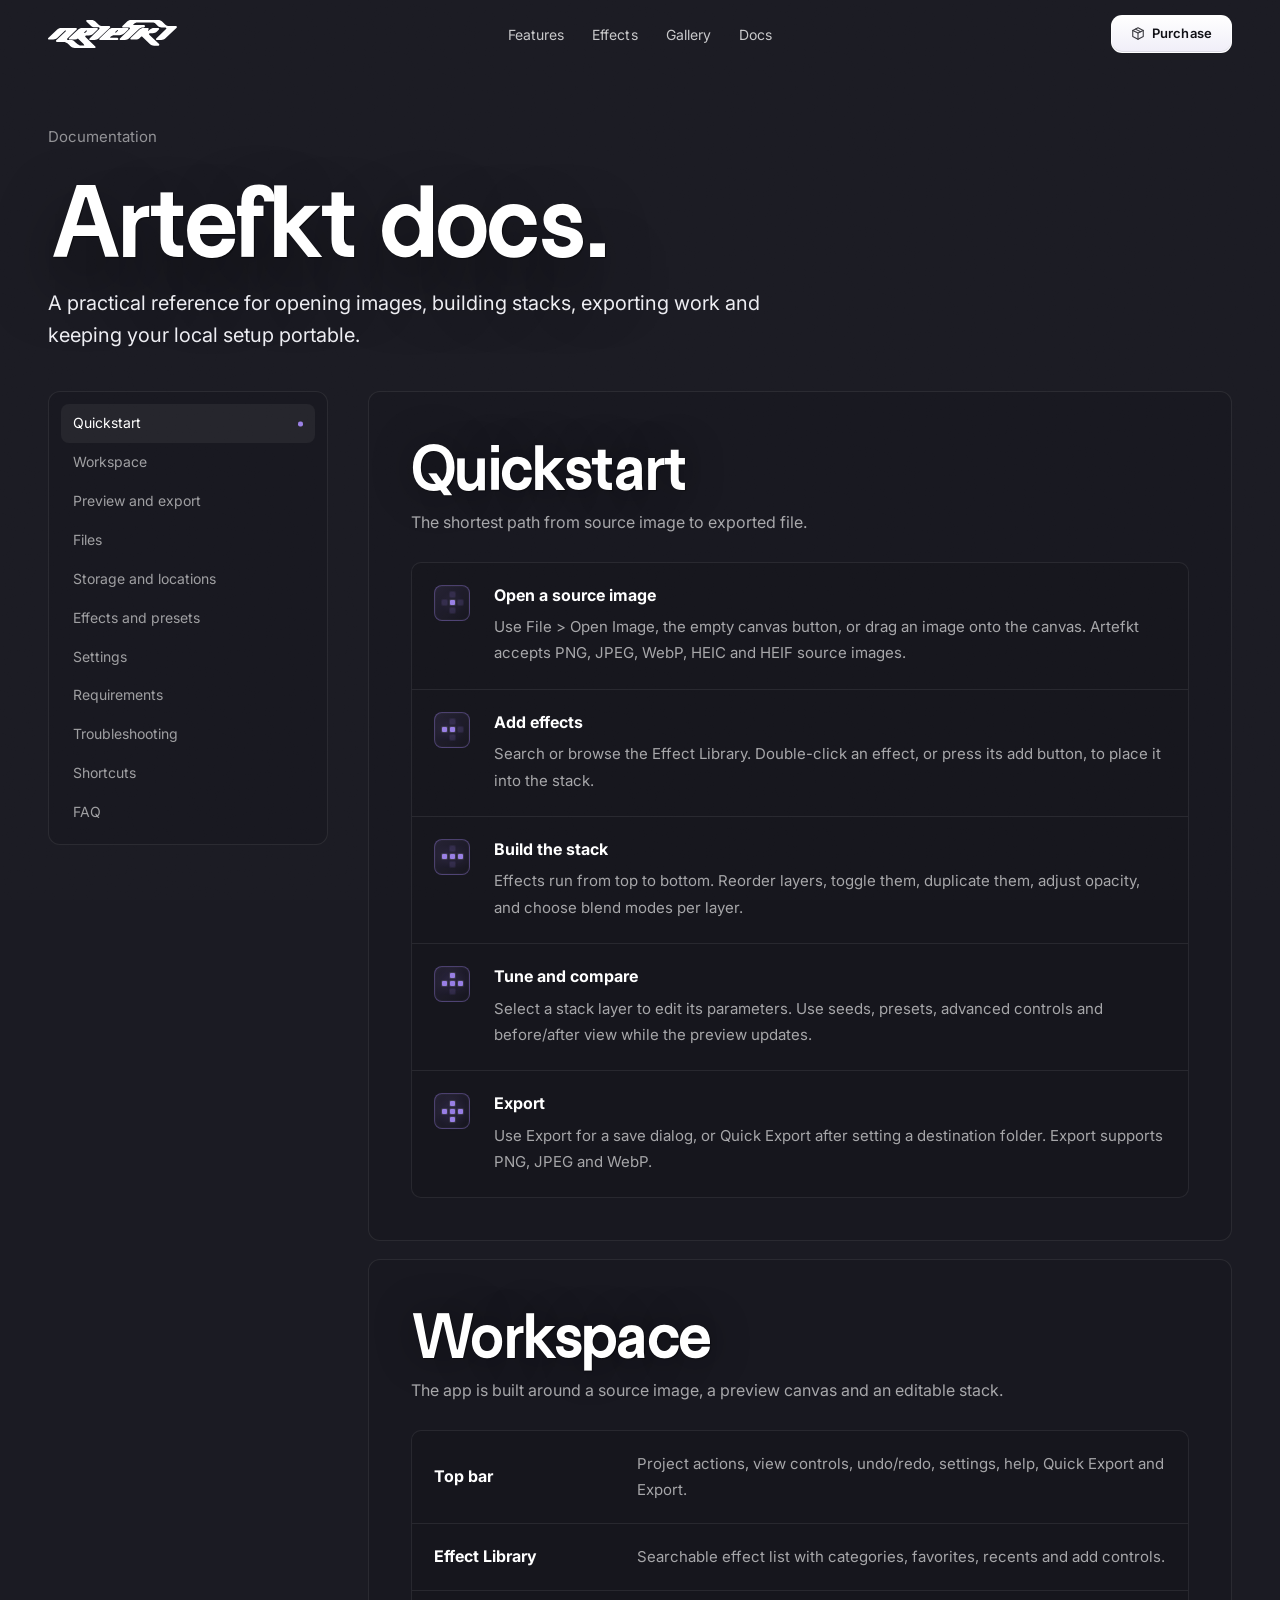
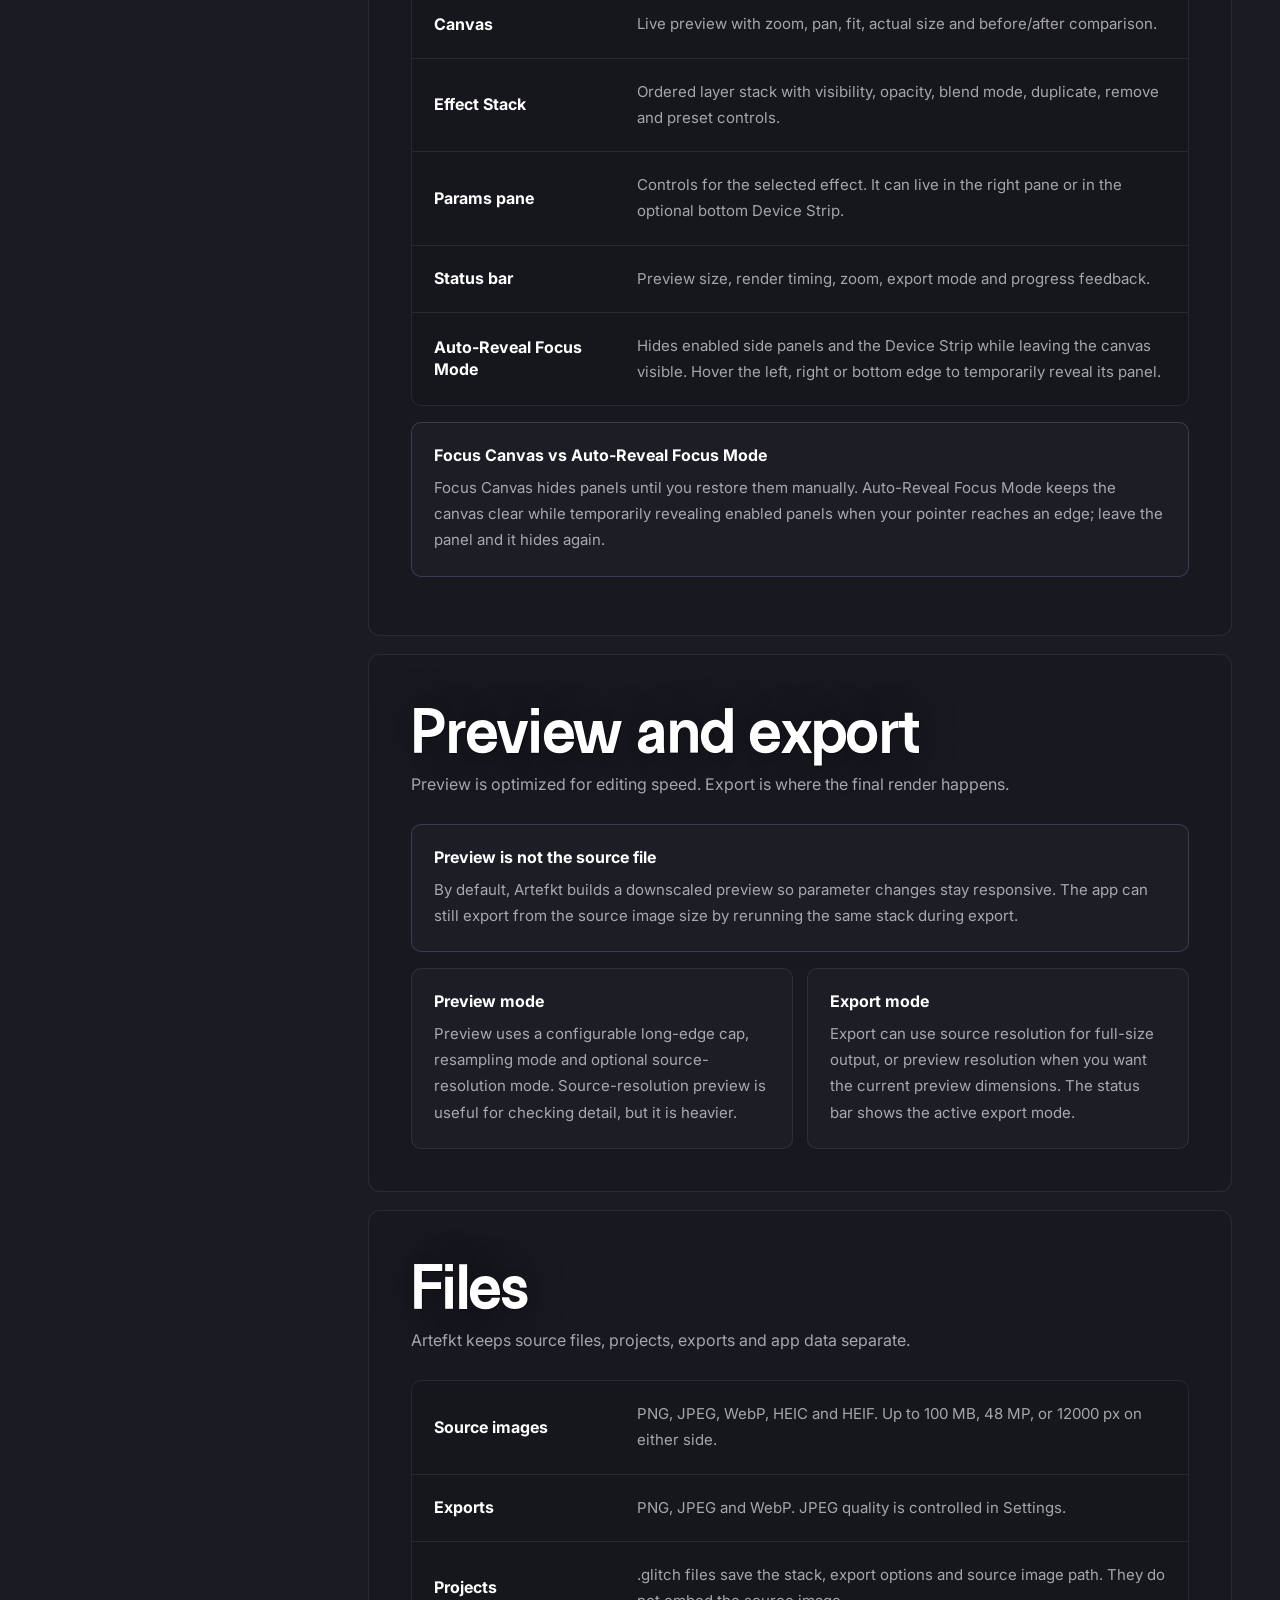
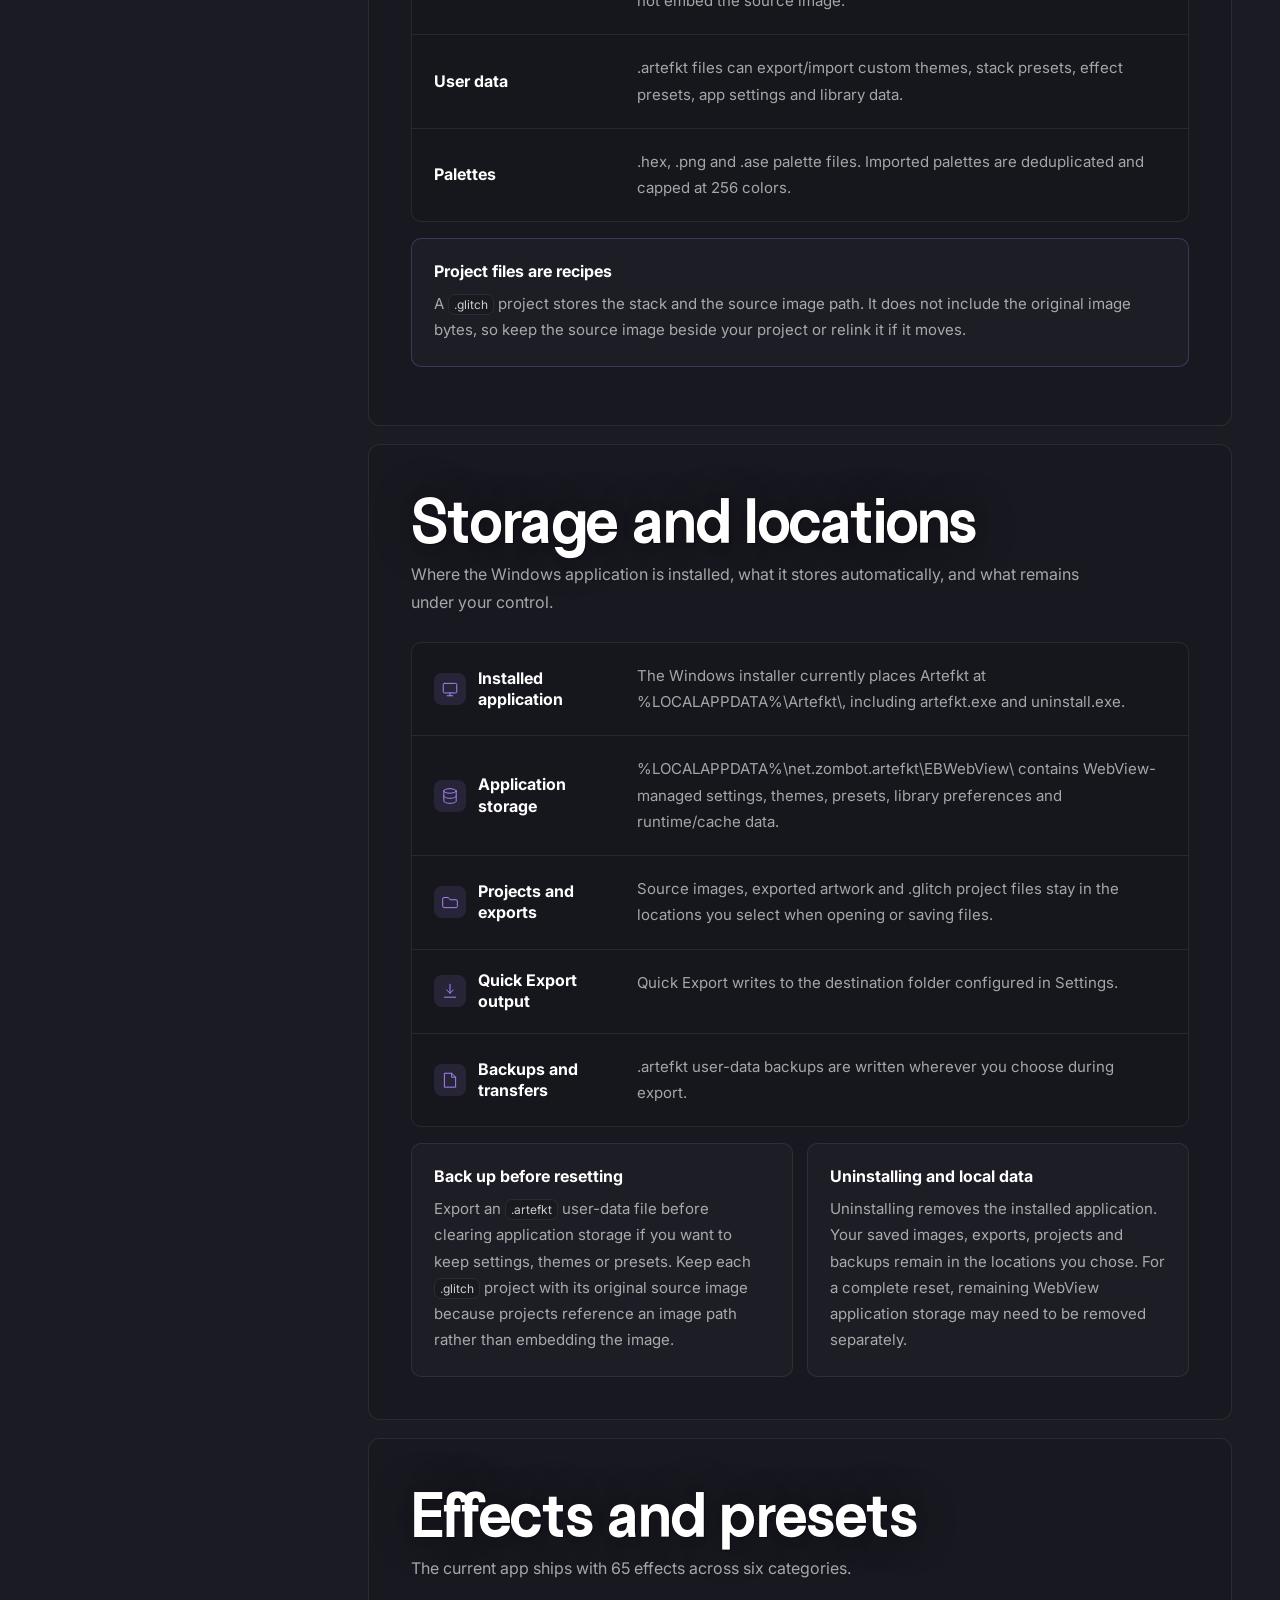
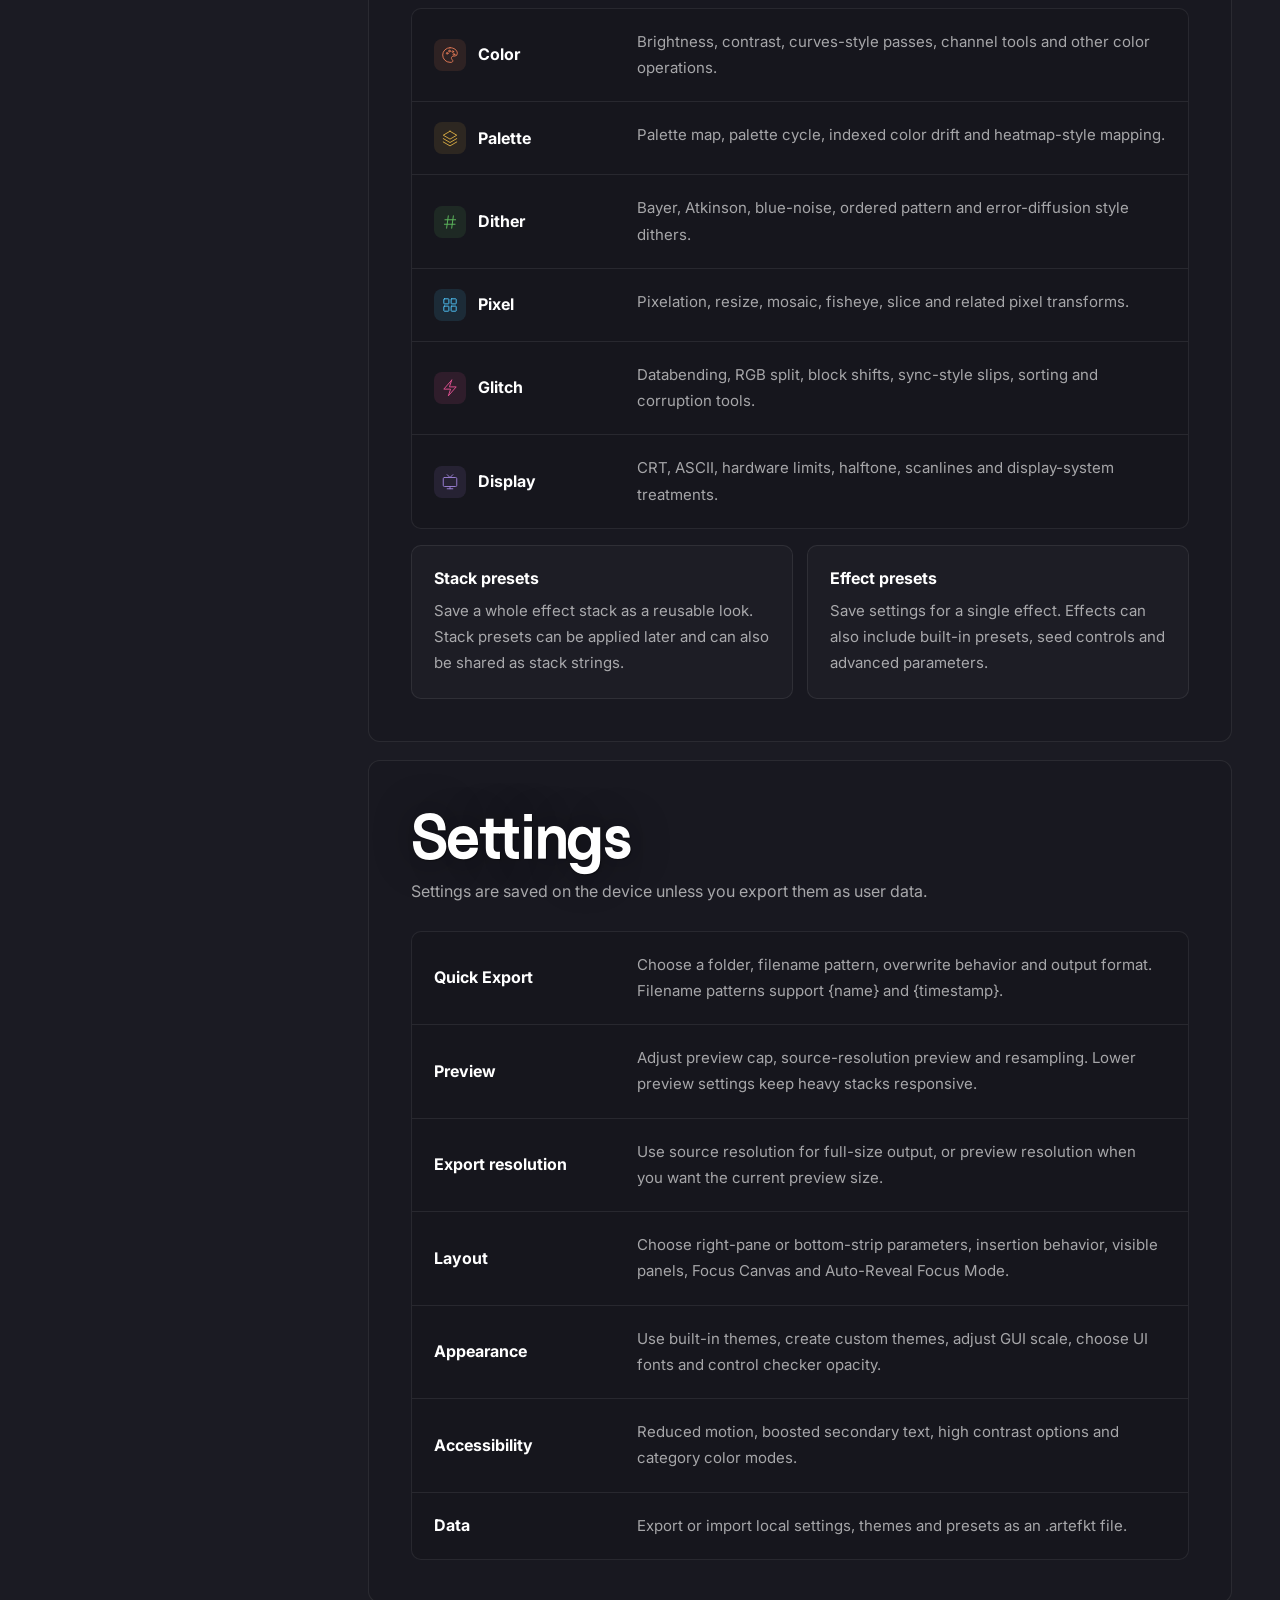
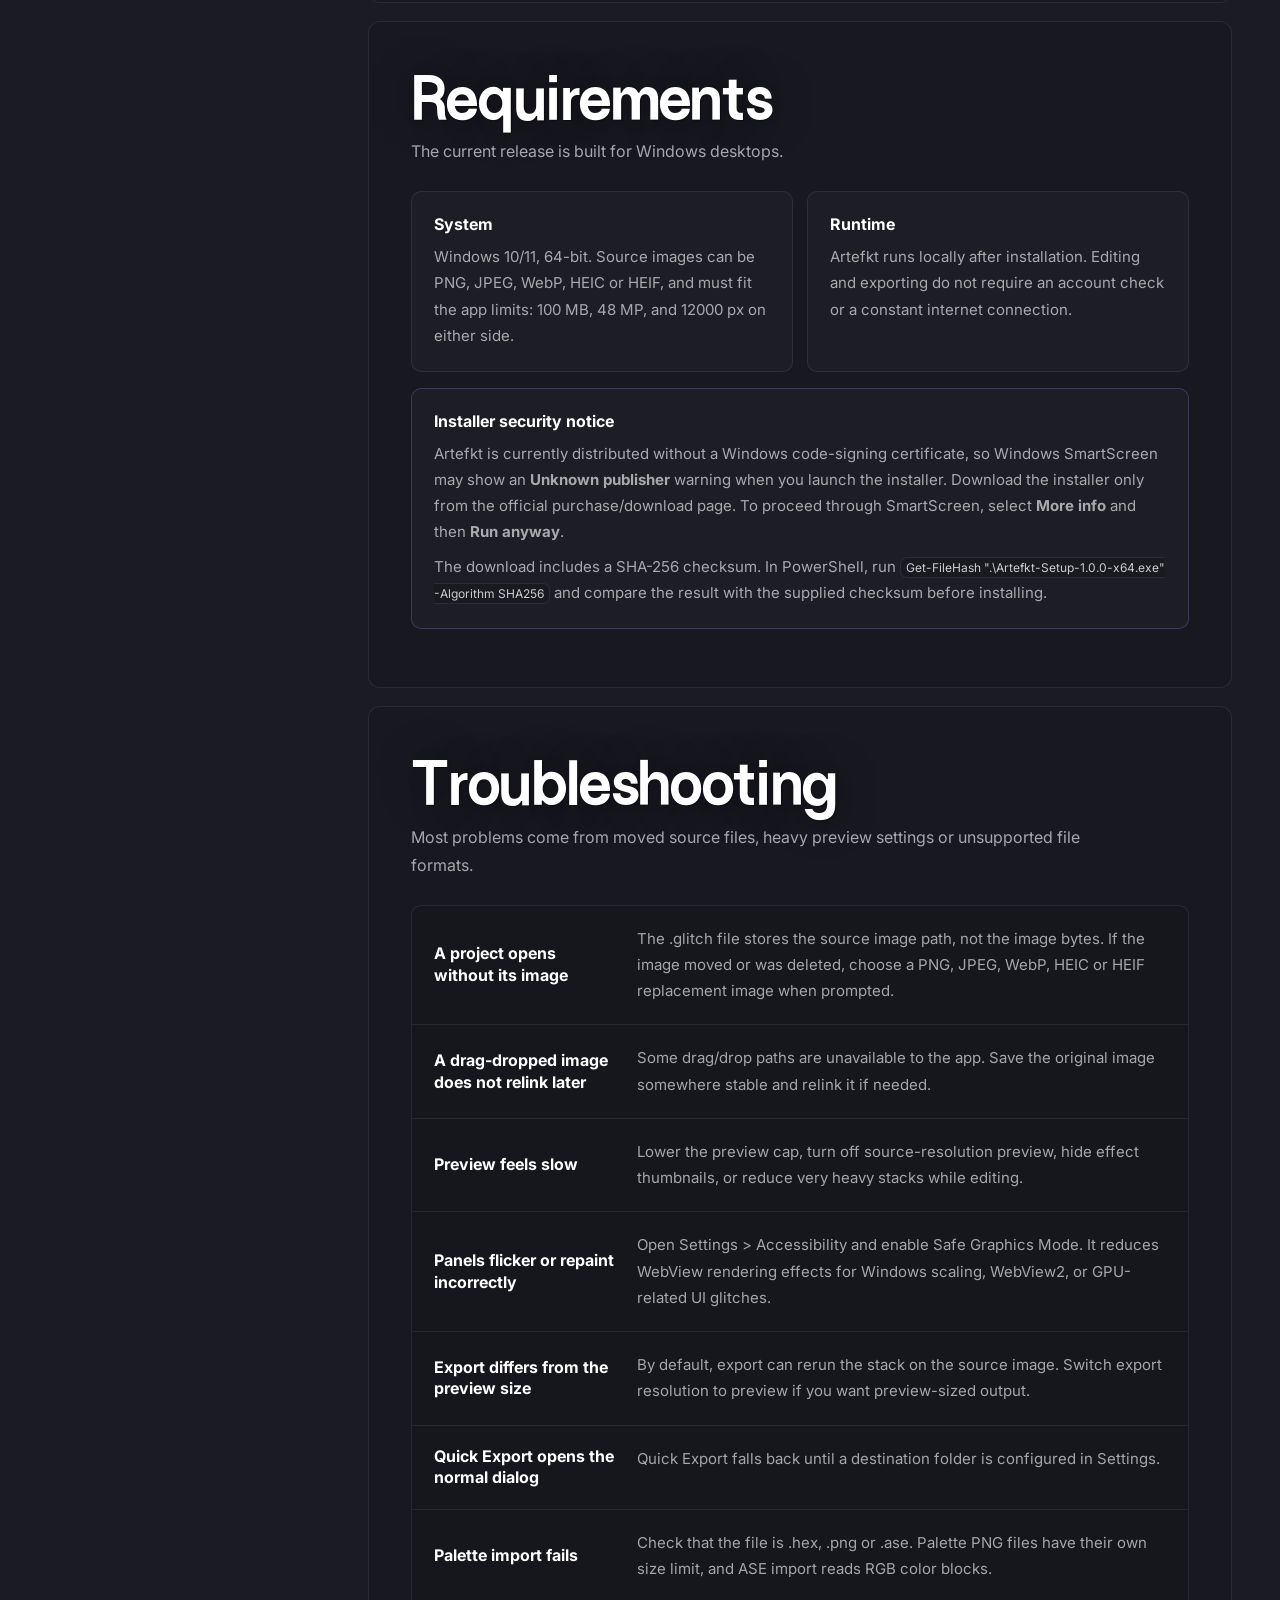
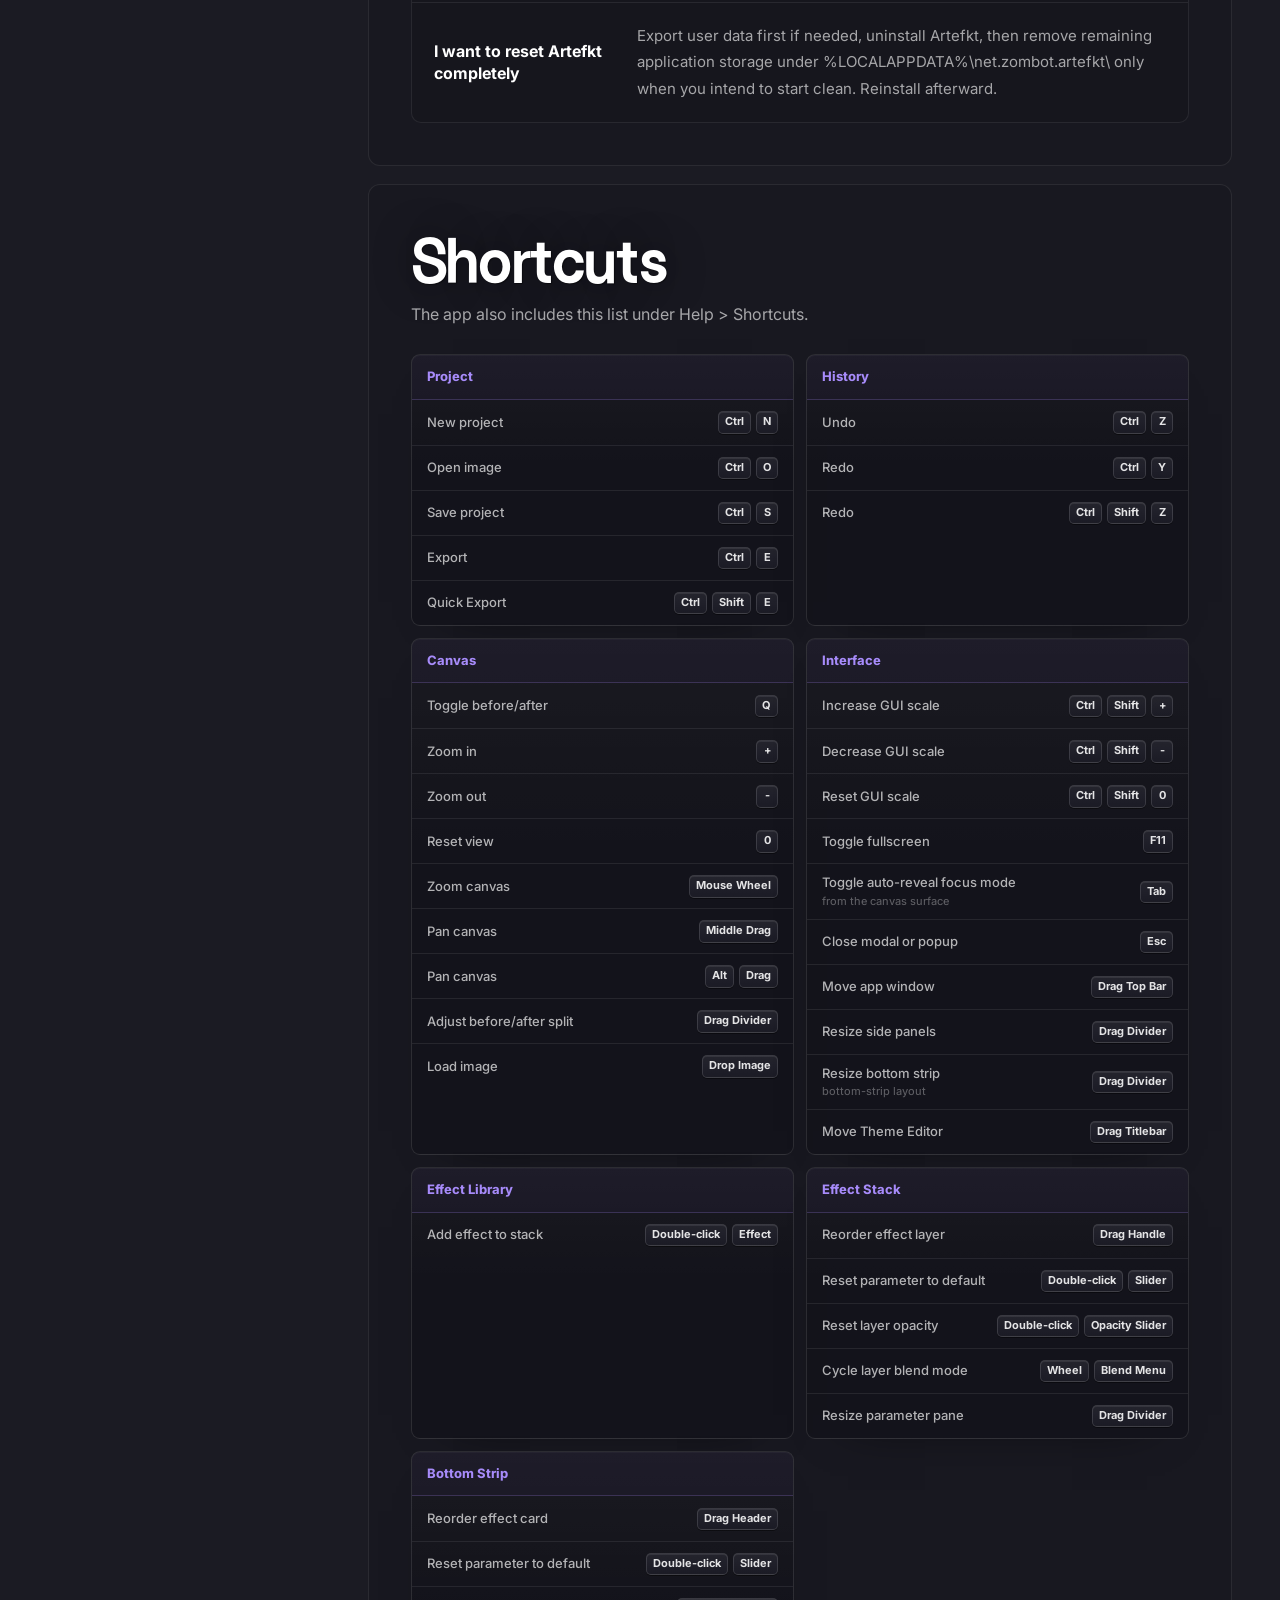
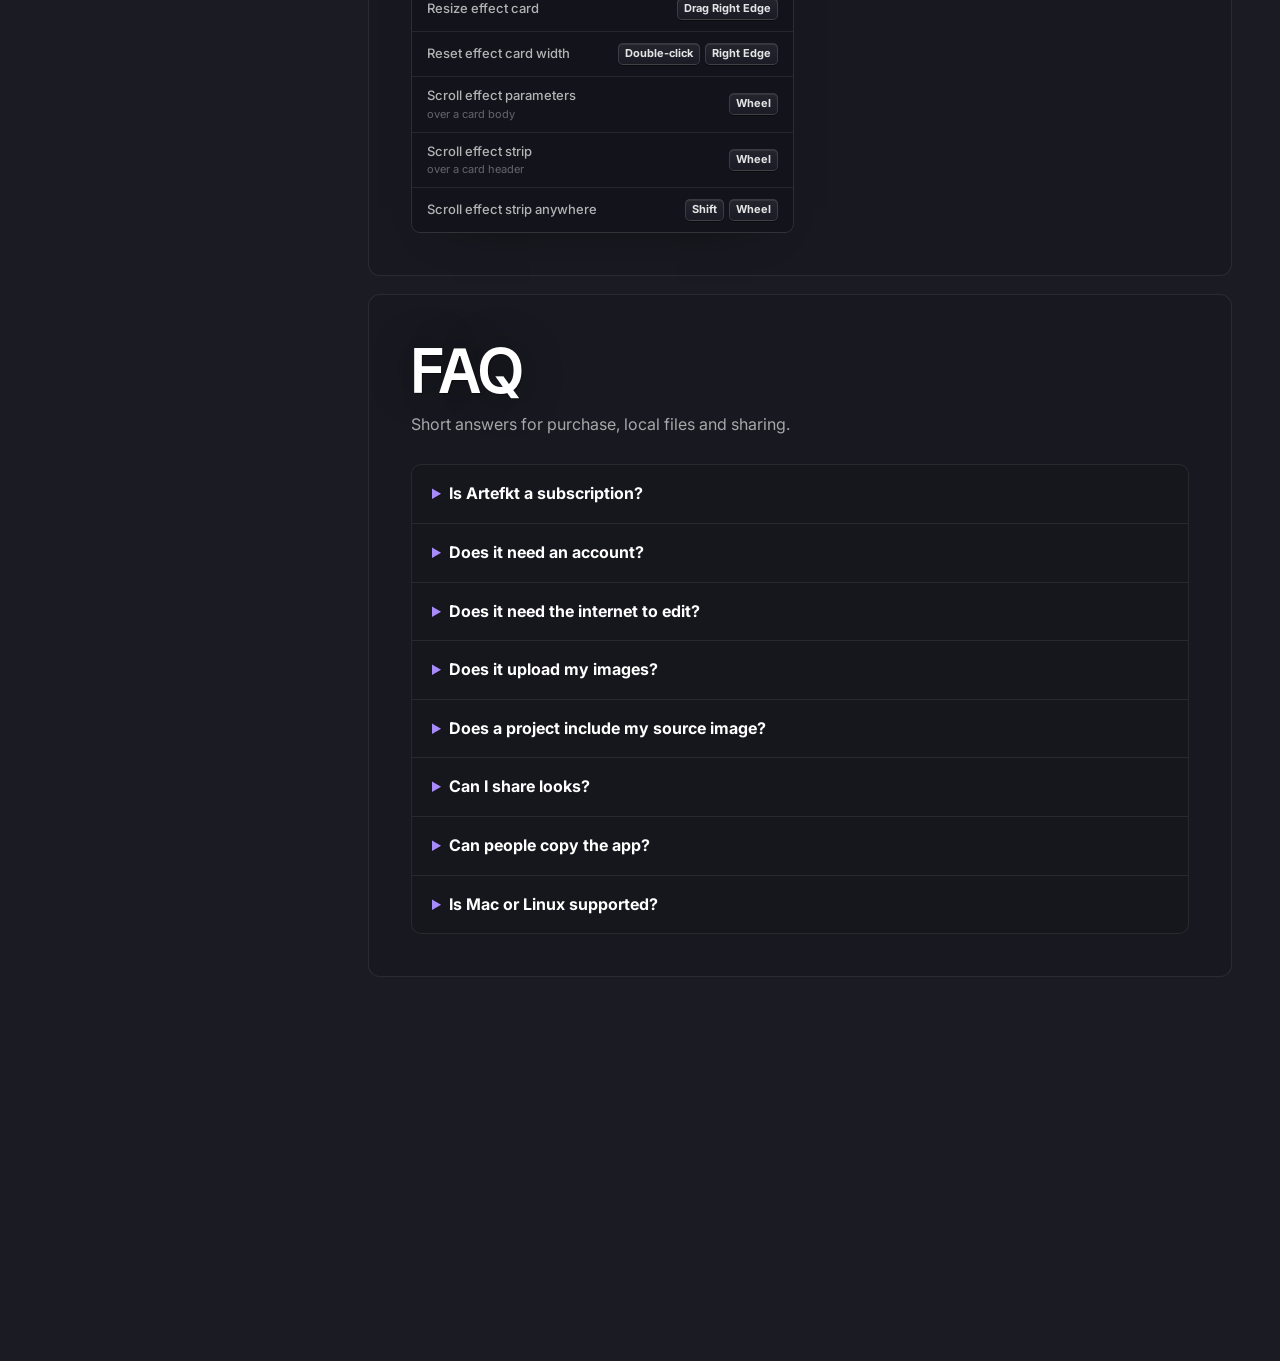
<file: docs/index.html>
<!DOCTYPE html><html lang="en"> <head><meta charset="UTF-8"><meta name="viewport" content="width=device-width, initial-scale=1.0"><meta name="description" content="Documentation for Artefkt: quickstart, file formats, projects, settings, export behavior, shortcuts and troubleshooting."><meta name="theme-color" content="#22222a"><link rel="icon" type="image/svg+xml" href="/logo1.svg"><link rel="preconnect" href="https://fonts.googleapis.com"><link rel="preconnect" href="https://fonts.gstatic.com" crossorigin><link rel="preload" href="/fonts/LigaSans-Bold.woff2" as="font" type="font/woff2" crossorigin><link rel="stylesheet" href="https://fonts.googleapis.com/css2?family=Inter:wght@400;500;600;700&family=JetBrains+Mono:wght@400;500&display=swap"><script>
      document.documentElement.classList.add('js', 'is-loading');
    </script><title>Artefkt Docs | Quickstart, Files and Export</title><link rel="stylesheet" href="/_astro/docs.lD8RKZEt.css">
<link rel="stylesheet" href="/_astro/docs.CJuq0oEB.css"></head> <body class="font-body docs-flat-bg"> <div class="site-loader" aria-hidden="true"> <img src="/logo1.svg" alt="" width="72" height="72" class="site-loader__mark"> </div> <div class="site-shell">  <header class="nav-fixed"> <div class="mx-auto max-w-[1560px] px-5 lg:px-12 h-[68px] flex items-center justify-between gap-6"> <a href="/" class="flex items-center gap-3 shrink-0" aria-label="Artefkt home"> <img src="/artefkt-logo.svg" alt="Artefkt" class="h-7 w-auto" width="129" height="28"> </a> <nav aria-label="Primary" class="hidden md:flex items-center gap-7 absolute left-1/2 -translate-x-1/2"> <a href="/#features" class="nav-link">Features</a><a href="/effects" class="nav-link">Effects</a><a href="/gallery" class="nav-link">Gallery</a> <a href="/docs" class="nav-link">Docs</a> </nav> <div class="flex items-center gap-3 shrink-0"> <a href="https://z0mb0t.itch.io/artefkt" class="nav-pill nav-pill--solid" target="_blank" rel="noreferrer"> <svg width="14" height="14" viewBox="0 0 256 256" fill="none" stroke="currentColor" stroke-width="20" stroke-linecap="round" stroke-linejoin="round" aria-hidden="true"><path d="m128 24 96 48v112l-96 48-96-48V72l96-48Z"/><path d="M32 72l96 48 96-48"/><path d="M128 120v112"/><path d="m80 48 96 48"/></svg>
Purchase
</a> <button type="button" class="hamburger md:hidden" aria-controls="mobile-drawer" aria-expanded="false" aria-label="Toggle menu" id="nav-hamburger"> <span></span> <span></span> <span></span> </button> </div> </div> <div id="mobile-drawer" class="nav-drawer md:hidden" hidden> <ul class="nav-drawer__list"> <li> <a href="/#features" class="nav-drawer__link"> <span> <strong>Features</strong> <small>Workflow, stack and export</small> </span> <svg width="15" height="15" viewBox="0 0 256 256" fill="none" stroke="currentColor" stroke-width="20" stroke-linecap="round" stroke-linejoin="round" aria-hidden="true"><path d="M40 128h176"/><path d="m144 56 72 72-72 72"/></svg> </a> </li><li> <a href="/effects" class="nav-drawer__link"> <span> <strong>Effects</strong> <small>65 stackable modules</small> </span> <svg width="15" height="15" viewBox="0 0 256 256" fill="none" stroke="currentColor" stroke-width="20" stroke-linecap="round" stroke-linejoin="round" aria-hidden="true"><path d="M40 128h176"/><path d="m144 56 72 72-72 72"/></svg> </a> </li><li> <a href="/gallery" class="nav-drawer__link"> <span> <strong>Gallery</strong> <small>Finished Artefkt output</small> </span> <svg width="15" height="15" viewBox="0 0 256 256" fill="none" stroke="currentColor" stroke-width="20" stroke-linecap="round" stroke-linejoin="round" aria-hidden="true"><path d="M40 128h176"/><path d="m144 56 72 72-72 72"/></svg> </a> </li> <li> <a href="/docs" class="nav-drawer__link"> <span> <strong>Docs</strong> <small>Setup, shortcuts and files</small> </span> <svg width="15" height="15" viewBox="0 0 256 256" fill="none" stroke="currentColor" stroke-width="20" stroke-linecap="round" stroke-linejoin="round" aria-hidden="true"><path d="M40 128h176"/><path d="m144 56 72 72-72 72"/></svg> </a> </li> </ul> </div> </header> <script>
  const header = document.querySelector('.nav-fixed');

  (() => {
    const onScroll = () => {
      header?.classList.toggle('is-scrolled', window.scrollY > 10);
    };
    window.addEventListener('scroll', onScroll, { passive: true });
    onScroll();
  })();

  (() => {
    const btn = document.getElementById('nav-hamburger');
    const drawer = document.getElementById('mobile-drawer');
    if (!btn || !drawer) return;
    const close = () => {
      btn.setAttribute('aria-expanded', 'false');
      btn.classList.remove('is-open');
      header?.classList.remove('is-menu-open');
      drawer.hidden = true;
      document.body.style.overflow = '';
    };
    const open = () => {
      btn.setAttribute('aria-expanded', 'true');
      btn.classList.add('is-open');
      header?.classList.add('is-menu-open');
      drawer.hidden = false;
      // next frame so transition can play
      requestAnimationFrame(() => drawer.classList.add('is-open'));
    };
    btn.addEventListener('click', () => {
      if (btn.getAttribute('aria-expanded') === 'true') {
        drawer.classList.remove('is-open');
        setTimeout(close, 180);
      } else {
        open();
      }
    });
    drawer.querySelectorAll('a').forEach((a) => a.addEventListener('click', () => {
      drawer.classList.remove('is-open');
      setTimeout(close, 180);
    }));
  })();
</script> <div class="grain min-h-screen pt-[68px]"> <main class="docs-page mx-auto max-w-[1560px] px-6 pb-20 pt-14 lg:px-12 lg:pt-18"> <header class="reveal max-w-[900px]"> <p class="docs-eyebrow">Documentation</p> <h1 class="display-h1 mt-5 text-[clamp(56px,8vw,132px)] text-white">
Artefkt docs.
</h1> <p class="mt-6 max-w-[720px] text-[18px] leading-8 text-white/62 md:text-[20px]">
A practical reference for opening images, building stacks, exporting work and keeping your local setup portable.
</p> </header> <div class="docs-shell mt-10 grid gap-10 lg:grid-cols-[280px_minmax(0,1fr)]"> <aside class="docs-toc lg:sticky lg:top-24 lg:self-start" aria-label="Docs contents"> <nav class="rounded-xl border border-[var(--hairline)] bg-black/[0.08] p-3" data-docs-toc> <a href="#quickstart" class="docs-toc-link">Quickstart</a><a href="#workspace" class="docs-toc-link">Workspace</a><a href="#preview-export" class="docs-toc-link">Preview and export</a><a href="#files" class="docs-toc-link">Files</a><a href="#storage-locations" class="docs-toc-link">Storage and locations</a><a href="#effects" class="docs-toc-link">Effects and presets</a><a href="#settings" class="docs-toc-link">Settings</a><a href="#requirements" class="docs-toc-link">Requirements</a><a href="#troubleshooting" class="docs-toc-link">Troubleshooting</a><a href="#shortcuts" class="docs-toc-link">Shortcuts</a><a href="#faq" class="docs-toc-link">FAQ</a> </nav> </aside> <article class="docs-content"> <section id="quickstart" class="docs-section"> <div class="docs-section-head"> <div class="docs-section-title"> <h2>Quickstart</h2> </div> <p>The shortest path from source image to exported file.</p> </div> <div class="docs-step-list"> <div class="docs-step"> <span class="docs-step-marker" aria-label="Step 1"> <span class="docs-step-pixels" aria-hidden="true"> <span class="docs-step-pixel is-active"></span><span class="docs-step-pixel"></span><span class="docs-step-pixel"></span><span class="docs-step-pixel"></span><span class="docs-step-pixel"></span> </span> </span> <div> <h3>Open a source image</h3> <p>Use File &gt; Open Image, the empty canvas button, or drag an image onto the canvas. Artefkt accepts PNG, JPEG, WebP, HEIC and HEIF source images.</p> </div> </div><div class="docs-step"> <span class="docs-step-marker" aria-label="Step 2"> <span class="docs-step-pixels" aria-hidden="true"> <span class="docs-step-pixel is-active"></span><span class="docs-step-pixel is-active"></span><span class="docs-step-pixel"></span><span class="docs-step-pixel"></span><span class="docs-step-pixel"></span> </span> </span> <div> <h3>Add effects</h3> <p>Search or browse the Effect Library. Double-click an effect, or press its add button, to place it into the stack.</p> </div> </div><div class="docs-step"> <span class="docs-step-marker" aria-label="Step 3"> <span class="docs-step-pixels" aria-hidden="true"> <span class="docs-step-pixel is-active"></span><span class="docs-step-pixel is-active"></span><span class="docs-step-pixel is-active"></span><span class="docs-step-pixel"></span><span class="docs-step-pixel"></span> </span> </span> <div> <h3>Build the stack</h3> <p>Effects run from top to bottom. Reorder layers, toggle them, duplicate them, adjust opacity, and choose blend modes per layer.</p> </div> </div><div class="docs-step"> <span class="docs-step-marker" aria-label="Step 4"> <span class="docs-step-pixels" aria-hidden="true"> <span class="docs-step-pixel is-active"></span><span class="docs-step-pixel is-active"></span><span class="docs-step-pixel is-active"></span><span class="docs-step-pixel is-active"></span><span class="docs-step-pixel"></span> </span> </span> <div> <h3>Tune and compare</h3> <p>Select a stack layer to edit its parameters. Use seeds, presets, advanced controls and before/after view while the preview updates.</p> </div> </div><div class="docs-step"> <span class="docs-step-marker" aria-label="Step 5"> <span class="docs-step-pixels" aria-hidden="true"> <span class="docs-step-pixel is-active"></span><span class="docs-step-pixel is-active"></span><span class="docs-step-pixel is-active"></span><span class="docs-step-pixel is-active"></span><span class="docs-step-pixel is-active"></span> </span> </span> <div> <h3>Export</h3> <p>Use Export for a save dialog, or Quick Export after setting a destination folder. Export supports PNG, JPEG and WebP.</p> </div> </div> </div> </section> <section id="workspace" class="docs-section"> <div class="docs-section-head"> <div class="docs-section-title"> <h2>Workspace</h2> </div> <p>The app is built around a source image, a preview canvas and an editable stack.</p> </div> <dl class="docs-data"> <div class="docs-data-row"> <dt>  <span>Top bar</span> </dt> <dd>Project actions, view controls, undo/redo, settings, help, Quick Export and Export.</dd> </div><div class="docs-data-row"> <dt>  <span>Effect Library</span> </dt> <dd>Searchable effect list with categories, favorites, recents and add controls.</dd> </div><div class="docs-data-row"> <dt>  <span>Canvas</span> </dt> <dd>Live preview with zoom, pan, fit, actual size and before/after comparison.</dd> </div><div class="docs-data-row"> <dt>  <span>Effect Stack</span> </dt> <dd>Ordered layer stack with visibility, opacity, blend mode, duplicate, remove and preset controls.</dd> </div><div class="docs-data-row"> <dt>  <span>Params pane</span> </dt> <dd>Controls for the selected effect. It can live in the right pane or in the optional bottom Device Strip.</dd> </div><div class="docs-data-row"> <dt>  <span>Status bar</span> </dt> <dd>Preview size, render timing, zoom, export mode and progress feedback.</dd> </div><div class="docs-data-row"> <dt>  <span>Auto-Reveal Focus Mode</span> </dt> <dd>Hides enabled side panels and the Device Strip while leaving the canvas visible. Hover the left, right or bottom edge to temporarily reveal its panel.</dd> </div> </dl> <div class="docs-callout"> <h3>Focus Canvas vs Auto-Reveal Focus Mode</h3> <p>
Focus Canvas hides panels until you restore them manually. Auto-Reveal Focus Mode keeps the canvas clear while temporarily revealing enabled panels when your pointer reaches an edge; leave the panel and it hides again.
</p> </div> </section> <section id="preview-export" class="docs-section"> <div class="docs-section-head"> <div class="docs-section-title"> <h2>Preview and export</h2> </div> <p>Preview is optimized for editing speed. Export is where the final render happens.</p> </div> <div class="docs-callout"> <h3>Preview is not the source file</h3> <p>
By default, Artefkt builds a downscaled preview so parameter changes stay responsive. The app can still export from the source image size by rerunning the same stack during export.
</p> </div> <div class="docs-grid-two"> <div> <h3>Preview mode</h3> <p>
Preview uses a configurable long-edge cap, resampling mode and optional source-resolution mode. Source-resolution preview is useful for checking detail, but it is heavier.
</p> </div> <div> <h3>Export mode</h3> <p>
Export can use source resolution for full-size output, or preview resolution when you want the current preview dimensions. The status bar shows the active export mode.
</p> </div> </div> </section> <section id="files" class="docs-section"> <div class="docs-section-head"> <div class="docs-section-title"> <h2>Files</h2> </div> <p>Artefkt keeps source files, projects, exports and app data separate.</p> </div> <dl class="docs-data"> <div class="docs-data-row"> <dt>  <span>Source images</span> </dt> <dd>PNG, JPEG, WebP, HEIC and HEIF. Up to 100 MB, 48 MP, or 12000 px on either side.</dd> </div><div class="docs-data-row"> <dt>  <span>Exports</span> </dt> <dd>PNG, JPEG and WebP. JPEG quality is controlled in Settings.</dd> </div><div class="docs-data-row"> <dt>  <span>Projects</span> </dt> <dd>.glitch files save the stack, export options and source image path. They do not embed the source image.</dd> </div><div class="docs-data-row"> <dt>  <span>User data</span> </dt> <dd>.artefkt files can export/import custom themes, stack presets, effect presets, app settings and library data.</dd> </div><div class="docs-data-row"> <dt>  <span>Palettes</span> </dt> <dd>.hex, .png and .ase palette files. Imported palettes are deduplicated and capped at 256 colors.</dd> </div> </dl> <div class="docs-callout"> <h3>Project files are recipes</h3> <p>
A <code>.glitch</code> project stores the stack and the source image path. It does not include the original image bytes, so keep the source image beside your project or relink it if it moves.
</p> </div> </section> <section id="storage-locations" class="docs-section"> <div class="docs-section-head"> <div class="docs-section-title"> <h2>Storage and locations</h2> </div> <p>Where the Windows application is installed, what it stores automatically, and what remains under your control.</p> </div> <dl class="docs-data"> <div class="docs-data-row"> <dt> <span class="docs-data-icon" aria-hidden="true"> <svg class="" width="19" height="19" viewBox="0 0 256 256" fill="none" stroke="currentColor" stroke-width="13.6" stroke-linecap="round" stroke-linejoin="round" aria-hidden="true"><rect x="32" y="48" width="192" height="136" rx="16"/><path d="M88 224h80"/><path d="M128 184v40"/></svg> </span> <span>Installed application</span> </dt> <dd>The Windows installer currently places Artefkt at %LOCALAPPDATA%\Artefkt\, including artefkt.exe and uninstall.exe.</dd> </div><div class="docs-data-row"> <dt> <span class="docs-data-icon" aria-hidden="true"> <svg class="" width="19" height="19" viewBox="0 0 256 256" fill="none" stroke="currentColor" stroke-width="13.6" stroke-linecap="round" stroke-linejoin="round" aria-hidden="true"><ellipse cx="128" cy="56" rx="88" ry="32"/><path d="M40 56v144c0 17.7 39.4 32 88 32s88-14.3 88-32V56"/><path d="M40 128c0 17.7 39.4 32 88 32s88-14.3 88-32"/></svg> </span> <span>Application storage</span> </dt> <dd>%LOCALAPPDATA%\net.zombot.artefkt\EBWebView\ contains WebView-managed settings, themes, presets, library preferences and runtime/cache data.</dd> </div><div class="docs-data-row"> <dt> <span class="docs-data-icon" aria-hidden="true"> <svg class="" width="19" height="19" viewBox="0 0 256 256" fill="none" stroke="currentColor" stroke-width="13.6" stroke-linecap="round" stroke-linejoin="round" aria-hidden="true"><path d="M24 80a16 16 0 0 1 16-16h64l24 32h88a16 16 0 0 1 16 16v80a16 16 0 0 1-16 16H40a16 16 0 0 1-16-16Z"/></svg> </span> <span>Projects and exports</span> </dt> <dd>Source images, exported artwork and .glitch project files stay in the locations you select when opening or saving files.</dd> </div><div class="docs-data-row"> <dt> <span class="docs-data-icon" aria-hidden="true"> <svg class="" width="19" height="19" viewBox="0 0 256 256" fill="none" stroke="currentColor" stroke-width="13.6" stroke-linecap="round" stroke-linejoin="round" aria-hidden="true"><path d="M128 32v128"/><path d="m80 112 48 48 48-48"/><path d="M48 216h160"/></svg> </span> <span>Quick Export output</span> </dt> <dd>Quick Export writes to the destination folder configured in Settings.</dd> </div><div class="docs-data-row"> <dt> <span class="docs-data-icon" aria-hidden="true"> <svg class="" width="19" height="19" viewBox="0 0 256 256" fill="none" stroke="currentColor" stroke-width="13.6" stroke-linecap="round" stroke-linejoin="round" aria-hidden="true"><path d="M48 224V32h104l56 56v136Z"/><path d="M152 32v56h56"/></svg> </span> <span>Backups and transfers</span> </dt> <dd>.artefkt user-data backups are written wherever you choose during export.</dd> </div> </dl> <div class="docs-grid-two"> <div> <h3>Back up before resetting</h3> <p>
Export an <code>.artefkt</code> user-data file before clearing application storage if you want to keep settings, themes or presets. Keep each <code>.glitch</code> project with its original source image because projects reference an image path rather than embedding the image.
</p> </div> <div> <h3>Uninstalling and local data</h3> <p>
Uninstalling removes the installed application. Your saved images, exports, projects and backups remain in the locations you chose. For a complete reset, remaining WebView application storage may need to be removed separately.
</p> </div> </div> </section> <section id="effects" class="docs-section"> <div class="docs-section-head"> <div class="docs-section-title"> <h2>Effects and presets</h2> </div> <p>The current app ships with 65 effects across six categories.</p> </div> <dl class="docs-data"> <div class="docs-data-row" style="--docs-row-accent: #e07855"> <dt> <span class="docs-data-icon" aria-hidden="true"> <svg class="" width="19" height="19" viewBox="0 0 256 256" fill="none" stroke="currentColor" stroke-width="13.6" stroke-linecap="round" stroke-linejoin="round" aria-hidden="true"><path d="M128 24a104 104 0 0 0 0 208h20a20 20 0 0 0 14.1-34.1l-5.6-5.6A28 28 0 0 1 176.3 144H192a40 40 0 0 0 40-40c0-44.2-46.6-80-104-80Z"/><circle cx="88" cy="104" r="12"/><circle cx="120" cy="72" r="12"/><circle cx="168" cy="80" r="12"/><circle cx="184" cy="120" r="12"/></svg> </span> <span>Color</span> </dt> <dd>Brightness, contrast, curves-style passes, channel tools and other color operations.</dd> </div><div class="docs-data-row" style="--docs-row-accent: #d4a843"> <dt> <span class="docs-data-icon" aria-hidden="true"> <svg class="" width="19" height="19" viewBox="0 0 256 256" fill="none" stroke="currentColor" stroke-width="13.6" stroke-linecap="round" stroke-linejoin="round" aria-hidden="true"><path d="m128 32 96 56-96 56-96-56 96-56Z"/><path d="m32 136 96 56 96-56"/><path d="m32 184 96 56 96-56"/></svg> </span> <span>Palette</span> </dt> <dd>Palette map, palette cycle, indexed color drift and heatmap-style mapping.</dd> </div><div class="docs-data-row" style="--docs-row-accent: #5db85d"> <dt> <span class="docs-data-icon" aria-hidden="true"> <svg class="" width="19" height="19" viewBox="0 0 256 256" fill="none" stroke="currentColor" stroke-width="13.6" stroke-linecap="round" stroke-linejoin="round" aria-hidden="true"><path d="M56 96h152"/><path d="M48 160h152"/><path d="M104 40 80 216"/><path d="M176 40l-24 176"/></svg> </span> <span>Dither</span> </dt> <dd>Bayer, Atkinson, blue-noise, ordered pattern and error-diffusion style dithers.</dd> </div><div class="docs-data-row" style="--docs-row-accent: #4fc3f7"> <dt> <span class="docs-data-icon" aria-hidden="true"> <svg class="" width="19" height="19" viewBox="0 0 256 256" fill="none" stroke="currentColor" stroke-width="13.6" stroke-linecap="round" stroke-linejoin="round" aria-hidden="true"><rect x="40" y="40" width="72" height="72" rx="8"/><rect x="144" y="40" width="72" height="72" rx="8"/><rect x="40" y="144" width="72" height="72" rx="8"/><rect x="144" y="144" width="72" height="72" rx="8"/></svg> </span> <span>Pixel</span> </dt> <dd>Pixelation, resize, mosaic, fisheye, slice and related pixel transforms.</dd> </div><div class="docs-data-row" style="--docs-row-accent: #e05090"> <dt> <span class="docs-data-icon" aria-hidden="true"> <svg class="" width="19" height="19" viewBox="0 0 256 256" fill="none" stroke="currentColor" stroke-width="13.6" stroke-linecap="round" stroke-linejoin="round" aria-hidden="true"><path d="M152 16 40 144h96l-32 96 112-128h-96l32-96Z"/></svg> </span> <span>Glitch</span> </dt> <dd>Databending, RGB split, block shifts, sync-style slips, sorting and corruption tools.</dd> </div><div class="docs-data-row" style="--docs-row-accent: #9b7fd4"> <dt> <span class="docs-data-icon" aria-hidden="true"> <svg class="" width="19" height="19" viewBox="0 0 256 256" fill="none" stroke="currentColor" stroke-width="13.6" stroke-linecap="round" stroke-linejoin="round" aria-hidden="true"><rect x="32" y="64" width="192" height="128" rx="16"/><path d="M88 224h80"/><path d="M128 192v32"/><path d="m88 24 40 40 40-40"/></svg> </span> <span>Display</span> </dt> <dd>CRT, ASCII, hardware limits, halftone, scanlines and display-system treatments.</dd> </div> </dl> <div class="docs-grid-two"> <div> <h3>Stack presets</h3> <p>Save a whole effect stack as a reusable look. Stack presets can be applied later and can also be shared as stack strings.</p> </div> <div> <h3>Effect presets</h3> <p>Save settings for a single effect. Effects can also include built-in presets, seed controls and advanced parameters.</p> </div> </div> </section> <section id="settings" class="docs-section"> <div class="docs-section-head"> <div class="docs-section-title"> <h2>Settings</h2> </div> <p>Settings are saved on the device unless you export them as user data.</p> </div> <dl class="docs-data"> <div class="docs-data-row"> <dt>  <span>Quick Export</span> </dt> <dd>Choose a folder, filename pattern, overwrite behavior and output format. Filename patterns support {name} and {timestamp}.</dd> </div><div class="docs-data-row"> <dt>  <span>Preview</span> </dt> <dd>Adjust preview cap, source-resolution preview and resampling. Lower preview settings keep heavy stacks responsive.</dd> </div><div class="docs-data-row"> <dt>  <span>Export resolution</span> </dt> <dd>Use source resolution for full-size output, or preview resolution when you want the current preview size.</dd> </div><div class="docs-data-row"> <dt>  <span>Layout</span> </dt> <dd>Choose right-pane or bottom-strip parameters, insertion behavior, visible panels, Focus Canvas and Auto-Reveal Focus Mode.</dd> </div><div class="docs-data-row"> <dt>  <span>Appearance</span> </dt> <dd>Use built-in themes, create custom themes, adjust GUI scale, choose UI fonts and control checker opacity.</dd> </div><div class="docs-data-row"> <dt>  <span>Accessibility</span> </dt> <dd>Reduced motion, boosted secondary text, high contrast options and category color modes.</dd> </div><div class="docs-data-row"> <dt>  <span>Data</span> </dt> <dd>Export or import local settings, themes and presets as an .artefkt file.</dd> </div> </dl> </section> <section id="requirements" class="docs-section"> <div class="docs-section-head"> <div class="docs-section-title"> <h2>Requirements</h2> </div> <p>The current release is built for Windows desktops.</p> </div> <div class="docs-grid-two"> <div> <h3>System</h3> <p>Windows 10/11, 64-bit. Source images can be PNG, JPEG, WebP, HEIC or HEIF, and must fit the app limits: 100 MB, 48 MP, and 12000 px on either side.</p> </div> <div> <h3>Runtime</h3> <p>Artefkt runs locally after installation. Editing and exporting do not require an account check or a constant internet connection.</p> </div> </div> <div class="docs-callout"> <h3>Installer security notice</h3> <p>
Artefkt is currently distributed without a Windows code-signing certificate, so Windows SmartScreen may show an <strong>Unknown publisher</strong> warning when you launch the installer. Download the installer only from the official purchase/download page. To proceed through SmartScreen, select <strong>More info</strong> and then <strong>Run anyway</strong>.
</p> <p>
The download includes a SHA-256 checksum. In PowerShell, run <code>Get-FileHash ".\Artefkt-Setup-1.0.0-x64.exe" -Algorithm SHA256</code> and compare the result with the supplied checksum before installing.
</p> </div> </section> <section id="troubleshooting" class="docs-section"> <div class="docs-section-head"> <div class="docs-section-title"> <h2>Troubleshooting</h2> </div> <p>Most problems come from moved source files, heavy preview settings or unsupported file formats.</p> </div> <dl class="docs-data"> <div class="docs-data-row"> <dt>  <span>A project opens without its image</span> </dt> <dd>The .glitch file stores the source image path, not the image bytes. If the image moved or was deleted, choose a PNG, JPEG, WebP, HEIC or HEIF replacement image when prompted.</dd> </div><div class="docs-data-row"> <dt>  <span>A drag-dropped image does not relink later</span> </dt> <dd>Some drag/drop paths are unavailable to the app. Save the original image somewhere stable and relink it if needed.</dd> </div><div class="docs-data-row"> <dt>  <span>Preview feels slow</span> </dt> <dd>Lower the preview cap, turn off source-resolution preview, hide effect thumbnails, or reduce very heavy stacks while editing.</dd> </div><div class="docs-data-row"> <dt>  <span>Panels flicker or repaint incorrectly</span> </dt> <dd>Open Settings &gt; Accessibility and enable Safe Graphics Mode. It reduces WebView rendering effects for Windows scaling, WebView2, or GPU-related UI glitches.</dd> </div><div class="docs-data-row"> <dt>  <span>Export differs from the preview size</span> </dt> <dd>By default, export can rerun the stack on the source image. Switch export resolution to preview if you want preview-sized output.</dd> </div><div class="docs-data-row"> <dt>  <span>Quick Export opens the normal dialog</span> </dt> <dd>Quick Export falls back until a destination folder is configured in Settings.</dd> </div><div class="docs-data-row"> <dt>  <span>Palette import fails</span> </dt> <dd>Check that the file is .hex, .png or .ase. Palette PNG files have their own size limit, and ASE import reads RGB color blocks.</dd> </div><div class="docs-data-row"> <dt>  <span>I want to reset Artefkt completely</span> </dt> <dd>Export user data first if needed, uninstall Artefkt, then remove remaining application storage under %LOCALAPPDATA%\net.zombot.artefkt\ only when you intend to start clean. Reinstall afterward.</dd> </div> </dl> </section> <section id="shortcuts" class="docs-section"> <div class="docs-section-head"> <div class="docs-section-title"> <h2>Shortcuts</h2> </div> <p>The app also includes this list under Help &gt; Shortcuts.</p> </div> <div class="docs-shortcut-grid"> <section class="docs-shortcut-card" aria-label="Project shortcuts"> <h3>Project</h3> <div class="docs-shortcuts"> <div> <span> New project  </span> <span class="docs-key-chord" aria-label="Ctrl + N"> <kbd>Ctrl</kbd><kbd>N</kbd> </span> </div><div> <span> Open image  </span> <span class="docs-key-chord" aria-label="Ctrl + O"> <kbd>Ctrl</kbd><kbd>O</kbd> </span> </div><div> <span> Save project  </span> <span class="docs-key-chord" aria-label="Ctrl + S"> <kbd>Ctrl</kbd><kbd>S</kbd> </span> </div><div> <span> Export  </span> <span class="docs-key-chord" aria-label="Ctrl + E"> <kbd>Ctrl</kbd><kbd>E</kbd> </span> </div><div> <span> Quick Export  </span> <span class="docs-key-chord" aria-label="Ctrl + Shift + E"> <kbd>Ctrl</kbd><kbd>Shift</kbd><kbd>E</kbd> </span> </div> </div> </section><section class="docs-shortcut-card" aria-label="History shortcuts"> <h3>History</h3> <div class="docs-shortcuts"> <div> <span> Undo  </span> <span class="docs-key-chord" aria-label="Ctrl + Z"> <kbd>Ctrl</kbd><kbd>Z</kbd> </span> </div><div> <span> Redo  </span> <span class="docs-key-chord" aria-label="Ctrl + Y"> <kbd>Ctrl</kbd><kbd>Y</kbd> </span> </div><div> <span> Redo  </span> <span class="docs-key-chord" aria-label="Ctrl + Shift + Z"> <kbd>Ctrl</kbd><kbd>Shift</kbd><kbd>Z</kbd> </span> </div> </div> </section><section class="docs-shortcut-card" aria-label="Canvas shortcuts"> <h3>Canvas</h3> <div class="docs-shortcuts"> <div> <span> Toggle before/after  </span> <span class="docs-key-chord" aria-label="Q"> <kbd>Q</kbd> </span> </div><div> <span> Zoom in  </span> <span class="docs-key-chord" aria-label="+"> <kbd>+</kbd> </span> </div><div> <span> Zoom out  </span> <span class="docs-key-chord" aria-label="-"> <kbd>-</kbd> </span> </div><div> <span> Reset view  </span> <span class="docs-key-chord" aria-label="0"> <kbd>0</kbd> </span> </div><div> <span> Zoom canvas  </span> <span class="docs-key-chord" aria-label="Mouse Wheel"> <kbd>Mouse Wheel</kbd> </span> </div><div> <span> Pan canvas  </span> <span class="docs-key-chord" aria-label="Middle Drag"> <kbd>Middle Drag</kbd> </span> </div><div> <span> Pan canvas  </span> <span class="docs-key-chord" aria-label="Alt + Drag"> <kbd>Alt</kbd><kbd>Drag</kbd> </span> </div><div> <span> Adjust before/after split  </span> <span class="docs-key-chord" aria-label="Drag Divider"> <kbd>Drag Divider</kbd> </span> </div><div> <span> Load image  </span> <span class="docs-key-chord" aria-label="Drop Image"> <kbd>Drop Image</kbd> </span> </div> </div> </section><section class="docs-shortcut-card" aria-label="Interface shortcuts"> <h3>Interface</h3> <div class="docs-shortcuts"> <div> <span> Increase GUI scale  </span> <span class="docs-key-chord" aria-label="Ctrl + Shift + +"> <kbd>Ctrl</kbd><kbd>Shift</kbd><kbd>+</kbd> </span> </div><div> <span> Decrease GUI scale  </span> <span class="docs-key-chord" aria-label="Ctrl + Shift + -"> <kbd>Ctrl</kbd><kbd>Shift</kbd><kbd>-</kbd> </span> </div><div> <span> Reset GUI scale  </span> <span class="docs-key-chord" aria-label="Ctrl + Shift + 0"> <kbd>Ctrl</kbd><kbd>Shift</kbd><kbd>0</kbd> </span> </div><div> <span> Toggle fullscreen  </span> <span class="docs-key-chord" aria-label="F11"> <kbd>F11</kbd> </span> </div><div> <span> Toggle auto-reveal focus mode <small>from the canvas surface</small> </span> <span class="docs-key-chord" aria-label="Tab"> <kbd>Tab</kbd> </span> </div><div> <span> Close modal or popup  </span> <span class="docs-key-chord" aria-label="Esc"> <kbd>Esc</kbd> </span> </div><div> <span> Move app window  </span> <span class="docs-key-chord" aria-label="Drag Top Bar"> <kbd>Drag Top Bar</kbd> </span> </div><div> <span> Resize side panels  </span> <span class="docs-key-chord" aria-label="Drag Divider"> <kbd>Drag Divider</kbd> </span> </div><div> <span> Resize bottom strip <small>bottom-strip layout</small> </span> <span class="docs-key-chord" aria-label="Drag Divider"> <kbd>Drag Divider</kbd> </span> </div><div> <span> Move Theme Editor  </span> <span class="docs-key-chord" aria-label="Drag Titlebar"> <kbd>Drag Titlebar</kbd> </span> </div> </div> </section><section class="docs-shortcut-card" aria-label="Effect Library shortcuts"> <h3>Effect Library</h3> <div class="docs-shortcuts"> <div> <span> Add effect to stack  </span> <span class="docs-key-chord" aria-label="Double-click + Effect"> <kbd>Double-click</kbd><kbd>Effect</kbd> </span> </div> </div> </section><section class="docs-shortcut-card" aria-label="Effect Stack shortcuts"> <h3>Effect Stack</h3> <div class="docs-shortcuts"> <div> <span> Reorder effect layer  </span> <span class="docs-key-chord" aria-label="Drag Handle"> <kbd>Drag Handle</kbd> </span> </div><div> <span> Reset parameter to default  </span> <span class="docs-key-chord" aria-label="Double-click + Slider"> <kbd>Double-click</kbd><kbd>Slider</kbd> </span> </div><div> <span> Reset layer opacity  </span> <span class="docs-key-chord" aria-label="Double-click + Opacity Slider"> <kbd>Double-click</kbd><kbd>Opacity Slider</kbd> </span> </div><div> <span> Cycle layer blend mode  </span> <span class="docs-key-chord" aria-label="Wheel + Blend Menu"> <kbd>Wheel</kbd><kbd>Blend Menu</kbd> </span> </div><div> <span> Resize parameter pane  </span> <span class="docs-key-chord" aria-label="Drag Divider"> <kbd>Drag Divider</kbd> </span> </div> </div> </section><section class="docs-shortcut-card" aria-label="Bottom Strip shortcuts"> <h3>Bottom Strip</h3> <div class="docs-shortcuts"> <div> <span> Reorder effect card  </span> <span class="docs-key-chord" aria-label="Drag Header"> <kbd>Drag Header</kbd> </span> </div><div> <span> Reset parameter to default  </span> <span class="docs-key-chord" aria-label="Double-click + Slider"> <kbd>Double-click</kbd><kbd>Slider</kbd> </span> </div><div> <span> Resize effect card  </span> <span class="docs-key-chord" aria-label="Drag Right Edge"> <kbd>Drag Right Edge</kbd> </span> </div><div> <span> Reset effect card width  </span> <span class="docs-key-chord" aria-label="Double-click + Right Edge"> <kbd>Double-click</kbd><kbd>Right Edge</kbd> </span> </div><div> <span> Scroll effect parameters <small>over a card body</small> </span> <span class="docs-key-chord" aria-label="Wheel"> <kbd>Wheel</kbd> </span> </div><div> <span> Scroll effect strip <small>over a card header</small> </span> <span class="docs-key-chord" aria-label="Wheel"> <kbd>Wheel</kbd> </span> </div><div> <span> Scroll effect strip anywhere  </span> <span class="docs-key-chord" aria-label="Shift + Wheel"> <kbd>Shift</kbd><kbd>Wheel</kbd> </span> </div> </div> </section> </div> </section> <section id="faq" class="docs-section"> <div class="docs-section-head"> <div class="docs-section-title"> <h2>FAQ</h2> </div> <p>Short answers for purchase, local files and sharing.</p> </div> <div class="docs-faq"> <details> <summary>Is Artefkt a subscription?</summary> <p>No. The current plan is a one-time $5 purchase.</p> </details><details> <summary>Does it need an account?</summary> <p>No account check is part of the local editing workflow.</p> </details><details> <summary>Does it need the internet to edit?</summary> <p>No. Editing, preview and export work locally after installation.</p> </details><details> <summary>Does it upload my images?</summary> <p>Artefkt works on local files. Images and projects stay local unless you export, import or share them yourself.</p> </details><details> <summary>Does a project include my source image?</summary> <p>No. A .glitch project stores the stack and the source image path. Keep the original image if you want the project to reopen with it.</p> </details><details> <summary>Can I share looks?</summary> <p>Yes. Use stack presets, shared stack strings, effect presets, custom themes or .artefkt data export depending on what you want to move.</p> </details><details> <summary>Can people copy the app?</summary> <p>Artefkt is sold without DRM. Buying it supports future updates, but the app is not built around account locks and licenses.</p> </details><details> <summary>Is Mac or Linux supported?</summary> <p>Not in the current Windows release, BUT IT IS A PRIORITY! :)</p> </details> </div> </section> </article> </div> </main> <footer class="relative content-auto pb-8"> <div class="mx-auto max-w-[1560px] px-6 lg:px-12"> <div class="reveal rounded-[18px] border border-[var(--hairline)] bg-black/[0.08] shadow-[0_1px_0_rgba(255,255,255,0.035)_inset]"> <div class="grid gap-8 px-6 py-7 md:grid-cols-[1.2fr_2fr] lg:px-8"> <div> <div class="flex items-center gap-3"> <img src="/logo1.svg" alt="" class="h-8 w-8" width="32" height="32" aria-hidden="true"> <img src="/artefkt-logo.svg" alt="Artefkt" class="h-6 w-auto" width="138" height="30"> </div> <p class="mt-5 max-w-[34ch] text-[14px] leading-6 text-white/50">
A local-first desktop editor for building destructive-looking image stacks without giving up your source files.
</p> </div> <nav aria-label="Footer" class="grid grid-cols-2 gap-8 sm:grid-cols-3"> <div> <h2 class="text-[14px] font-semibold text-white">Product</h2> <ul class="mt-4 space-y-2.5"> <li> <a href="/#features" class="text-[14px] text-white/58 transition-colors hover:text-white"> Features </a> </li><li> <a href="/effects" class="text-[14px] text-white/58 transition-colors hover:text-white"> Effects library </a> </li><li> <a href="/gallery" class="text-[14px] text-white/58 transition-colors hover:text-white"> Gallery </a> </li> </ul> </div><div> <h2 class="text-[14px] font-semibold text-white">Resources</h2> <ul class="mt-4 space-y-2.5"> <li> <a href="/docs" class="text-[14px] text-white/58 transition-colors hover:text-white"> Docs </a> </li><li> <a href="/docs#quickstart" class="text-[14px] text-white/58 transition-colors hover:text-white"> Quickstart </a> </li><li> <a href="/docs#shortcuts" class="text-[14px] text-white/58 transition-colors hover:text-white"> Shortcuts </a> </li><li> <a href="https://discord.gg/hAUXFpTYRp" class="text-[14px] text-white/58 transition-colors hover:text-white" target="_blank" rel="noreferrer"> Discord </a> </li> </ul> </div><div> <h2 class="text-[14px] font-semibold text-white">Download</h2> <ul class="mt-4 space-y-2.5"> <li> <a href="https://z0mb0t.itch.io/artefkt" class="text-[14px] text-white/58 transition-colors hover:text-white" target="_blank" rel="noreferrer"> Purchase </a> </li><li> <a href="/docs#requirements" class="text-[14px] text-white/58 transition-colors hover:text-white"> Requirements </a> </li><li> <a href="/docs#troubleshooting" class="text-[14px] text-white/58 transition-colors hover:text-white"> Install notes </a> </li> </ul> </div> </nav> </div> <div class="flex flex-col gap-2 border-t border-[var(--hairline)] px-6 py-4 text-[12px] text-white/34 sm:flex-row sm:items-center sm:justify-between lg:px-8"> <p>© 2026 Artefkt.</p> <div class="flex flex-col gap-2 sm:flex-row sm:items-center sm:gap-4"> <p>
Made with <span class="text-[var(--violet-soft)]">💜</span> by  <a href="https://zombot.net" class="transition-colors hover:text-white/62" target="_blank" rel="noreferrer">zombot</a> </p> <a href="mailto:hello@artefkt.dev" class="transition-colors hover:text-white/62">hello@artefkt.dev</a> <a href="https://discord.gg/hAUXFpTYRp" class="inline-flex items-center gap-1.5 transition-colors hover:text-white/62" target="_blank" rel="noreferrer" aria-label="Join the Artefkt Discord"> <svg class="h-3.5 w-3.5" viewBox="0 0 24 24" fill="currentColor" aria-hidden="true"> <path d="M19.54 5.28A16.7 16.7 0 0 0 15.39 4c-.18.33-.39.77-.53 1.12a15.47 15.47 0 0 0-4.72 0A9.2 9.2 0 0 0 9.6 4a16.75 16.75 0 0 0-4.15 1.28C2.82 9.18 2.1 12.98 2.46 16.72a16.8 16.8 0 0 0 5.09 2.58c.41-.56.78-1.15 1.09-1.78-.6-.23-1.17-.51-1.71-.84.14-.1.28-.21.42-.32a11.95 11.95 0 0 0 10.3 0l.42.32c-.54.33-1.12.61-1.72.84.32.63.68 1.22 1.09 1.78a16.75 16.75 0 0 0 5.1-2.58c.43-4.34-.73-8.1-3-11.44ZM9.23 14.4c-.99 0-1.8-.91-1.8-2.02s.8-2.02 1.8-2.02c1.01 0 1.82.91 1.8 2.02 0 1.11-.8 2.02-1.8 2.02Zm5.54 0c-.99 0-1.8-.91-1.8-2.02s.8-2.02 1.8-2.02c1.01 0 1.82.91 1.8 2.02 0 1.11-.8 2.02-1.8 2.02Z"></path> </svg>
Discord
</a> </div> </div> </div> </div> </footer> </div>  </div> <script>
      (() => {
        const root = document.documentElement;
        const finish = () => {
          root.classList.remove('is-loading');
          root.classList.add('is-ready');
        };

        const ready = new Promise((resolve) => {
          if (document.readyState !== 'loading') {
            resolve();
            return;
          }
          document.addEventListener('DOMContentLoaded', resolve, { once: true });
        });

        const fonts = document.fonts?.ready?.catch?.(() => {}) ?? Promise.resolve();
        const timeout = new Promise((resolve) => window.setTimeout(resolve, 1000));

        Promise.race([
          Promise.all([ready, fonts]),
          timeout,
        ]).then(() => {
          window.setTimeout(finish, 120);
        });
      })();
    </script> <script>
      (() => {
        const reduceMotion = window.matchMedia('(prefers-reduced-motion: reduce)').matches;

        if (reduceMotion) {
          document.querySelectorAll('video[data-motion-video]').forEach((video) => {
            video.pause();
            video.removeAttribute('autoplay');
          });
        }

        const revealEls = Array.from(document.querySelectorAll('.reveal'));
        if (revealEls.length) {
          if (reduceMotion || !('IntersectionObserver' in window)) {
            revealEls.forEach((el) => el.classList.add('is-visible'));
          } else {
            const revealObserver = new IntersectionObserver((entries, observer) => {
              entries.forEach((entry) => {
                if (!entry.isIntersecting) return;
                entry.target.classList.add('is-visible');
                observer.unobserve(entry.target);
              });
            }, { rootMargin: '0px 0px -12% 0px', threshold: 0.12 });

            revealEls.forEach((el) => revealObserver.observe(el));
          }
        }

        if (reduceMotion) return;

        const observedVideos = new WeakSet();

        const loadVideo = (video) => {
          if (video.dataset.loaded === 'true') return;
          video.src = video.dataset.src;
          video.dataset.loaded = 'true';
          video.load();
        };

        const videoObserver = 'IntersectionObserver' in window
          ? new IntersectionObserver((entries) => {
          entries.forEach((entry) => {
            const video = entry.target;
            if (entry.isIntersecting) {
              loadVideo(video);
              if (!reduceMotion) {
                video.play().catch(() => {});
              }
            } else {
              video.pause();
            }
          });
        }, { rootMargin: '500px 0px', threshold: 0.01 })
          : null;

        const observeVideo = (video) => {
          if (observedVideos.has(video)) return;
          observedVideos.add(video);
          if (!videoObserver) {
            loadVideo(video);
            return;
          }
          videoObserver.observe(video);
        };

        document
          .querySelectorAll('video[data-lazy-video][data-src]')
          .forEach(observeVideo);

        const mutationObserver = new MutationObserver((mutations) => {
          mutations.forEach((mutation) => {
            mutation.addedNodes.forEach((node) => {
              if (!(node instanceof Element)) return;
              if (node.matches('video[data-lazy-video][data-src]')) {
                observeVideo(node);
              }
              node
                .querySelectorAll?.('video[data-lazy-video][data-src]')
                .forEach(observeVideo);
            });
          });
        });

        mutationObserver.observe(document.body, { childList: true, subtree: true });
      })();
    </script> </body> </html> <script>
  (() => {
    const links = Array.from(document.querySelectorAll('[data-docs-toc] .docs-toc-link'));
    const sections = links
      .map((link) => {
        const id = link.getAttribute('href')?.slice(1);
        const section = id ? document.getElementById(id) : null;
        return section ? { id, link, section } : null;
      })
      .filter(Boolean);

    if (!sections.length) return;

    const setActive = (id) => {
      sections.forEach((item) => {
        const active = item.id === id;
        item.link.classList.toggle('is-active', active);
        if (active) {
          item.link.setAttribute('aria-current', 'true');
        } else {
          item.link.removeAttribute('aria-current');
        }
      });
    };

    const pickCurrentSection = () => {
      const offset = Math.round(window.innerHeight * 0.32);
      let current = sections[0].id;

      for (const item of sections) {
        if (item.section.getBoundingClientRect().top <= offset) {
          current = item.id;
        }
      }

      setActive(current);
    };

    if ('IntersectionObserver' in window) {
      const observer = new IntersectionObserver(pickCurrentSection, {
        rootMargin: '-18% 0px -62% 0px',
        threshold: [0, 0.2, 0.6],
      });

      sections.forEach((item) => observer.observe(item.section));
    }

    pickCurrentSection();
    window.addEventListener('scroll', pickCurrentSection, { passive: true });
    window.addEventListener('resize', pickCurrentSection);
  })();
</script>
</file>
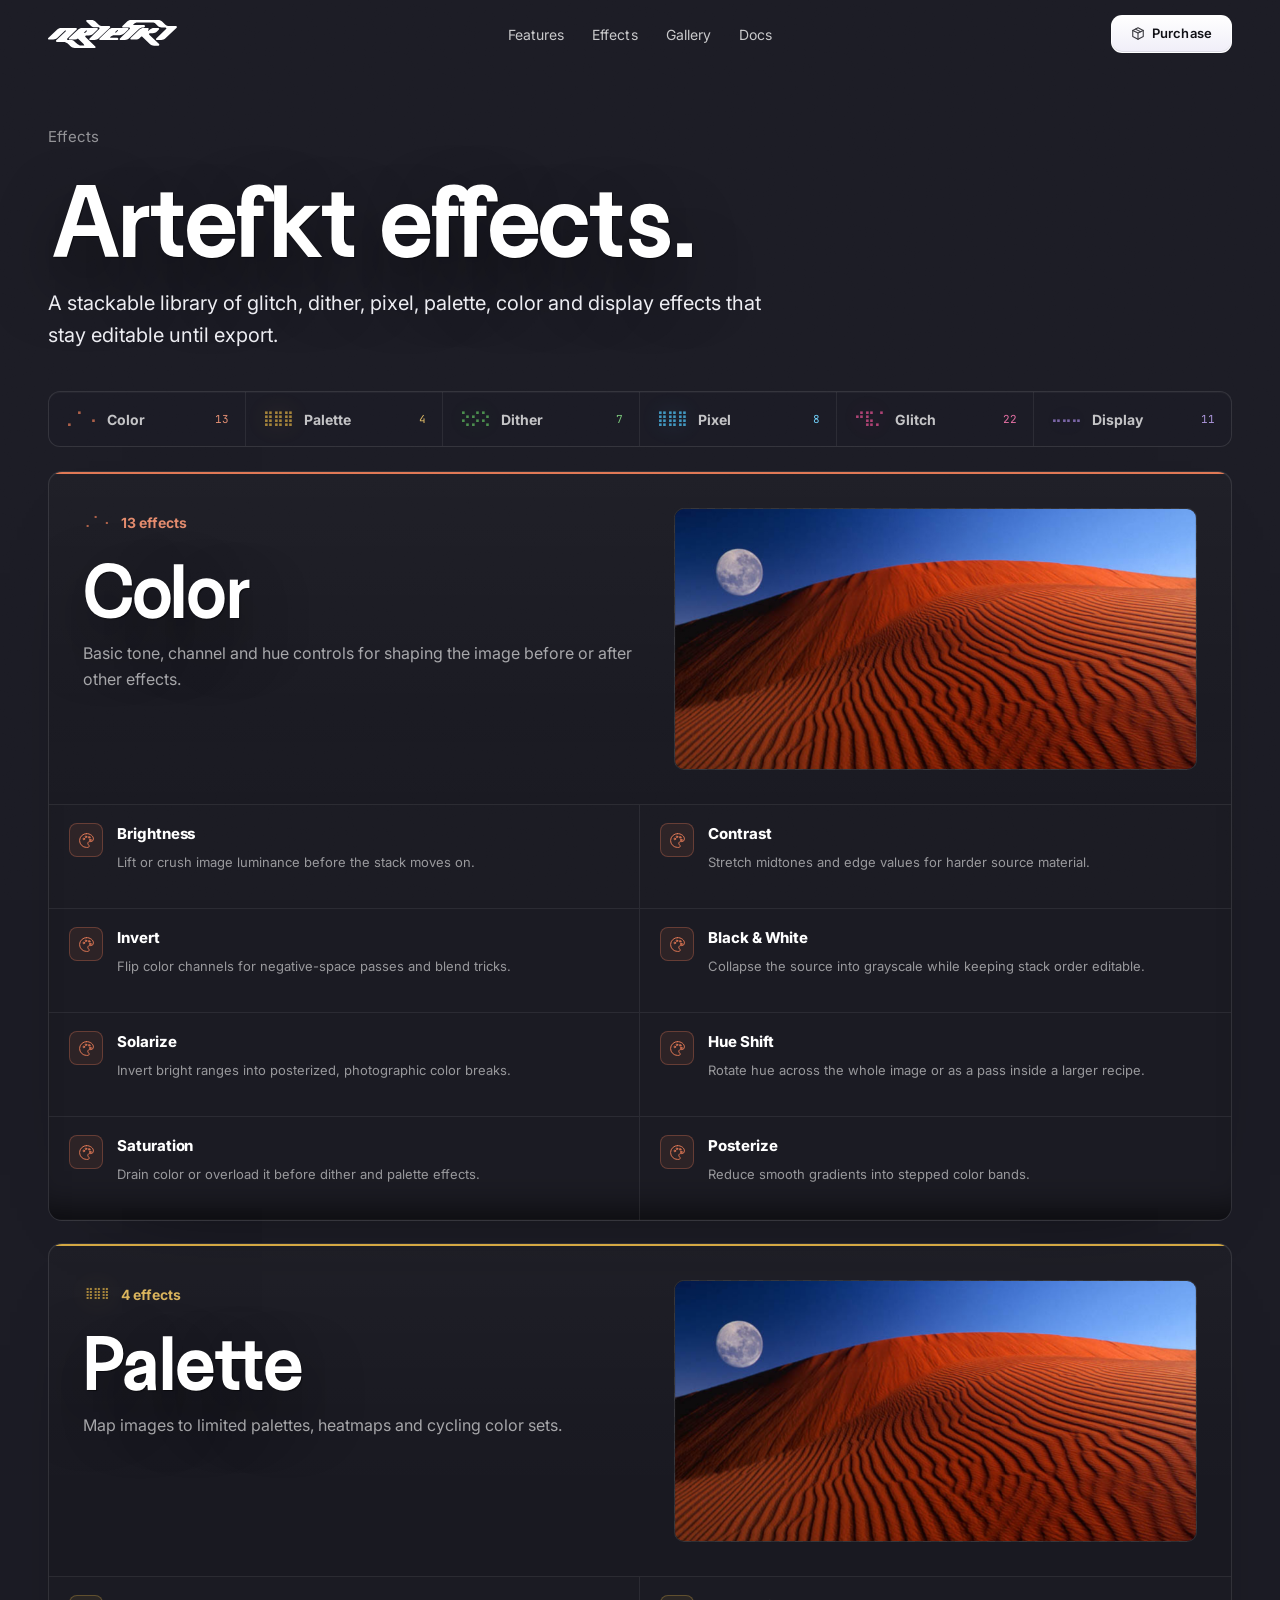
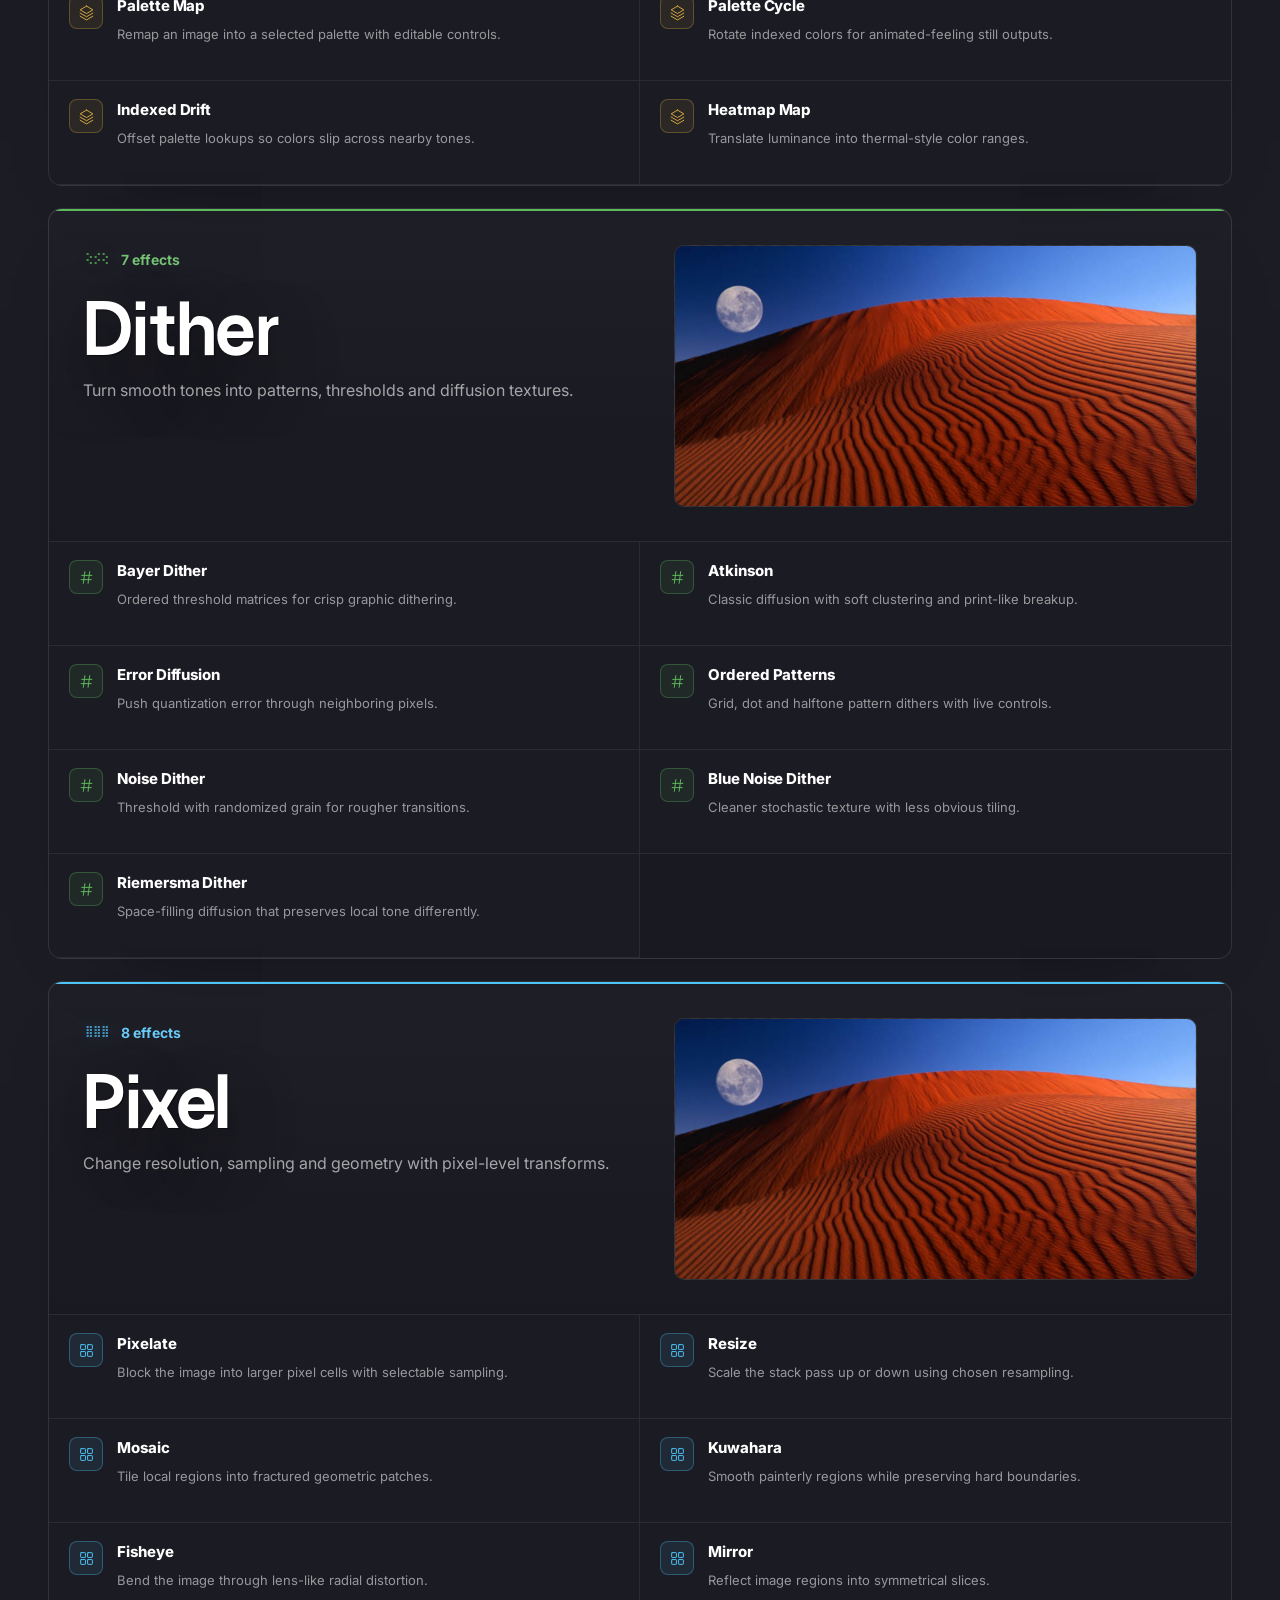
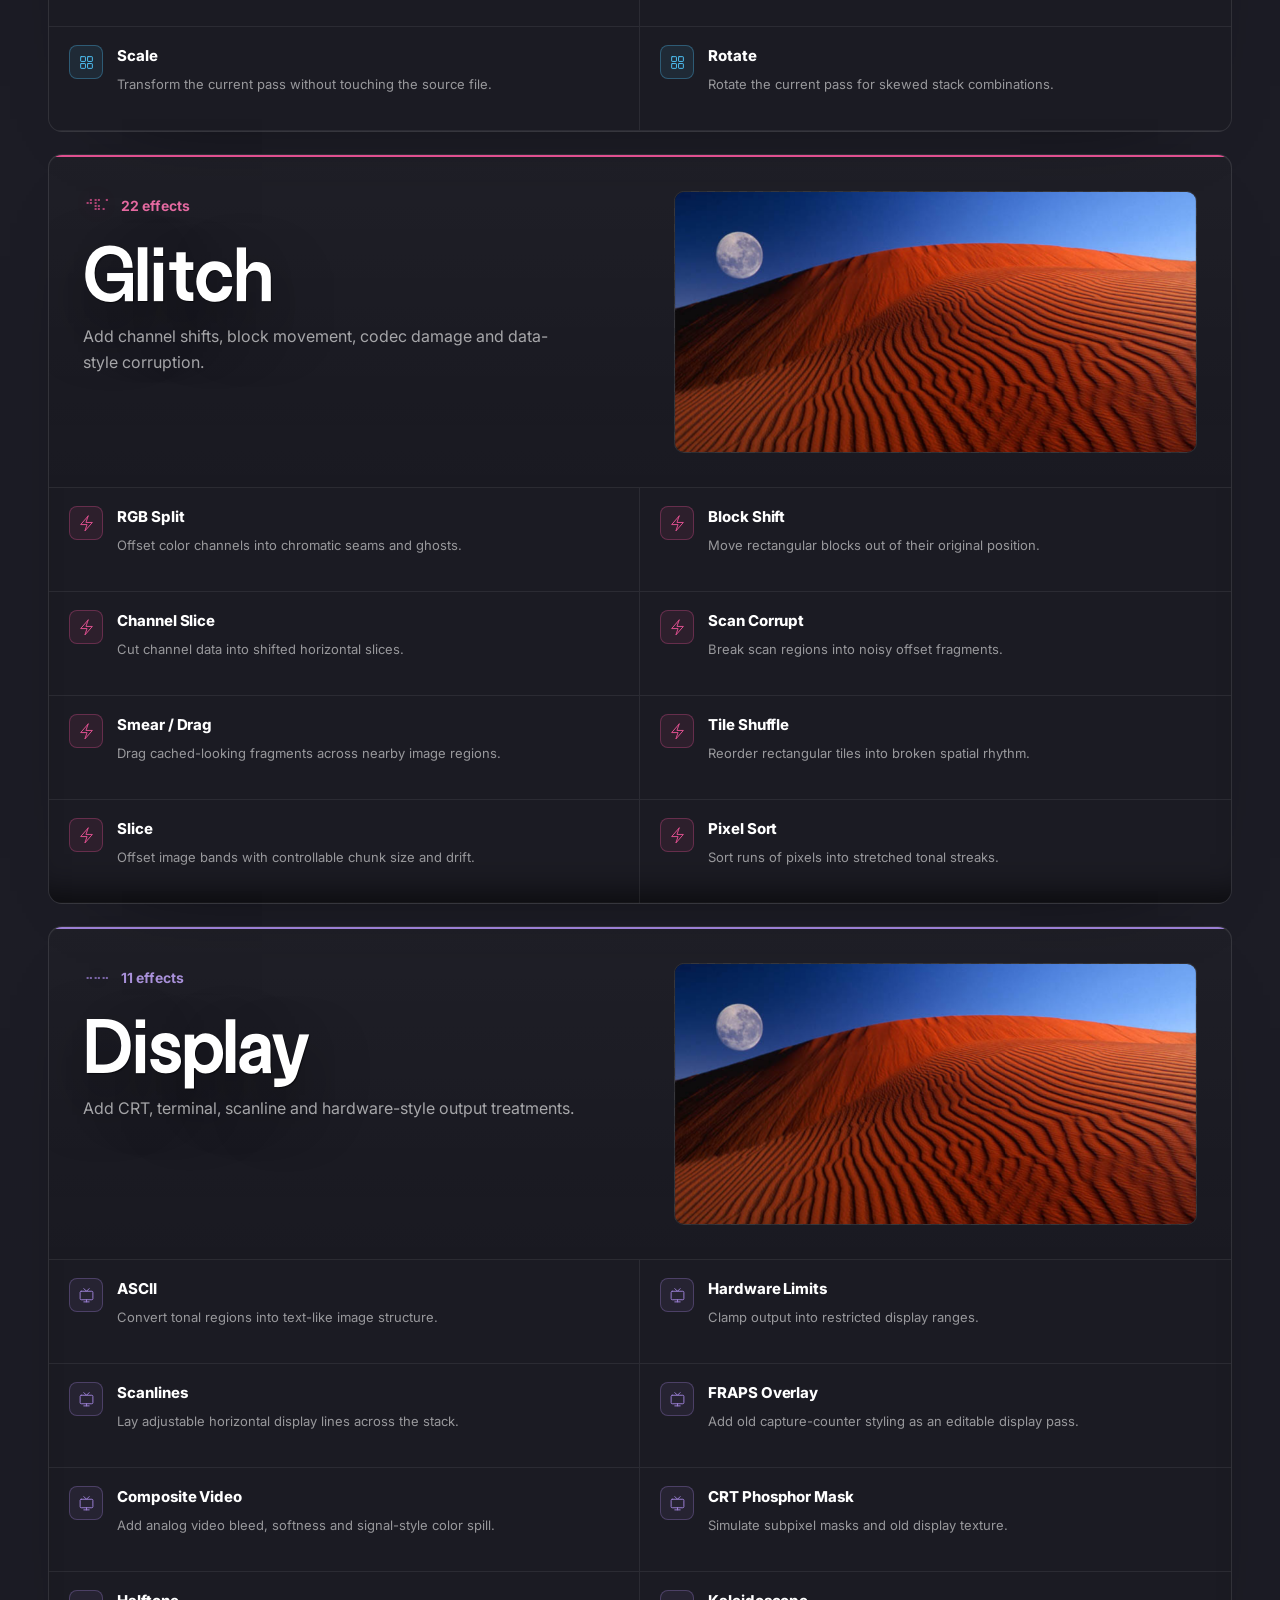
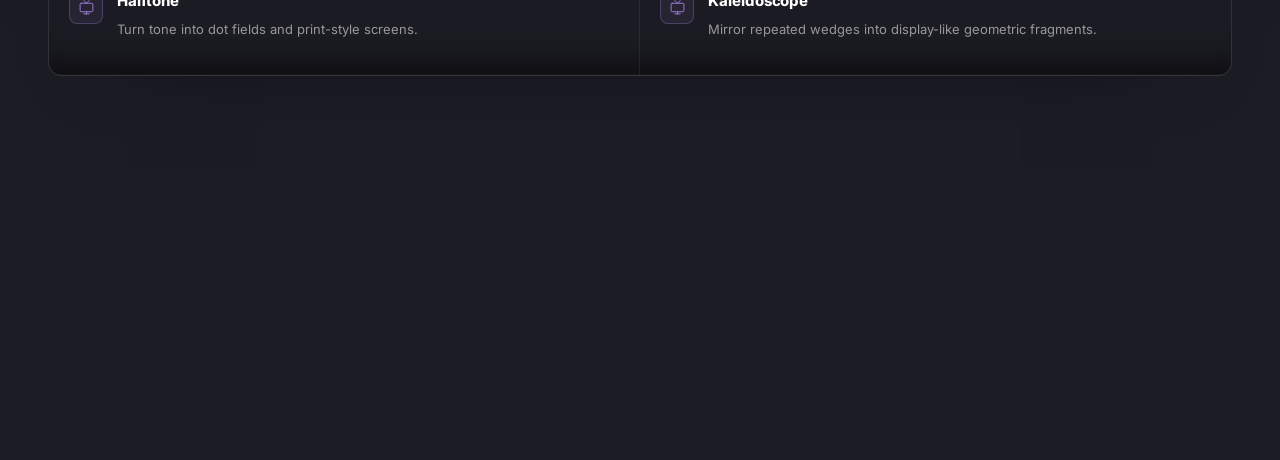
<file: effects/index.html>
<!DOCTYPE html><html lang="en"> <head><meta charset="UTF-8"><meta name="viewport" content="width=device-width, initial-scale=1.0"><meta name="description" content="Explore Artefkt's 65 stackable image effects across glitch, dither, pixel, palette, color and display categories."><meta name="theme-color" content="#22222a"><link rel="icon" type="image/svg+xml" href="/logo1.svg"><link rel="preconnect" href="https://fonts.googleapis.com"><link rel="preconnect" href="https://fonts.gstatic.com" crossorigin><link rel="preload" href="/fonts/LigaSans-Bold.woff2" as="font" type="font/woff2" crossorigin><link rel="stylesheet" href="https://fonts.googleapis.com/css2?family=Inter:wght@400;500;600;700&family=JetBrains+Mono:wght@400;500&display=swap"><script>
      document.documentElement.classList.add('js', 'is-loading');
    </script><title>Artefkt Effects | 65 Stackable Image Effects</title><link rel="stylesheet" href="/_astro/docs.lD8RKZEt.css">
<link rel="stylesheet" href="/_astro/effects.CO9eW2fU.css"><script type="module">(()=>{const s=new Map(Array.from(document.querySelectorAll("[data-effects-preview]")).map(t=>[t.getAttribute("data-effects-preview"),{root:t,images:Array.from(t.querySelectorAll(".effects-media__image")),activeIndex:0,pendingSrc:""}])),c=Array.from(document.querySelectorAll("[data-preview-category][data-preview-src]"));if(!s.size||!c.length)return;const d=(t,e,i)=>{if(!t||!e)return;const a=t.images[t.activeIndex];if(a?.getAttribute("src")===e||t.pendingSrc===e)return;const n=t.activeIndex===0?1:0,r=t.images[n];if(!a||!r)return;t.pendingSrc=e,r.classList.remove("is-active"),r.setAttribute("src",e),r.setAttribute("alt",i||""),r.removeAttribute("aria-hidden");const l=()=>{t.pendingSrc===e&&(r.classList.add("is-active"),a.classList.remove("is-active"),a.setAttribute("aria-hidden","true"),a.setAttribute("alt",""),t.activeIndex=n,t.pendingSrc="")};r.complete?requestAnimationFrame(l):r.addEventListener("load",l,{once:!0})},o=t=>{const e=t.getAttribute("data-preview-category"),i=s.get(e),a=t.getAttribute("data-preview-src");d(i,a,t.getAttribute("data-preview-alt")||"")},u=t=>{const e=t.getAttribute("data-preview-category"),i=s.get(e),a=i?.root.getAttribute("data-default-src"),n=i?.root.getAttribute("data-default-alt")||"";d(i,a,n)};c.forEach(t=>{t.addEventListener("mouseenter",()=>o(t)),t.addEventListener("focusin",()=>o(t)),t.addEventListener("mouseleave",()=>u(t)),t.addEventListener("focusout",()=>u(t))})})();
</script></head> <body class="font-body effects-page-bg"> <div class="site-loader" aria-hidden="true"> <img src="/logo1.svg" alt="" width="72" height="72" class="site-loader__mark"> </div> <div class="site-shell">  <header class="nav-fixed"> <div class="mx-auto max-w-[1560px] px-5 lg:px-12 h-[68px] flex items-center justify-between gap-6"> <a href="/" class="flex items-center gap-3 shrink-0" aria-label="Artefkt home"> <img src="/artefkt-logo.svg" alt="Artefkt" class="h-7 w-auto" width="129" height="28"> </a> <nav aria-label="Primary" class="hidden md:flex items-center gap-7 absolute left-1/2 -translate-x-1/2"> <a href="/#features" class="nav-link">Features</a><a href="/effects" class="nav-link">Effects</a><a href="/gallery" class="nav-link">Gallery</a> <a href="/docs" class="nav-link">Docs</a> </nav> <div class="flex items-center gap-3 shrink-0"> <a href="https://z0mb0t.itch.io/artefkt" class="nav-pill nav-pill--solid" target="_blank" rel="noreferrer"> <svg width="14" height="14" viewBox="0 0 256 256" fill="none" stroke="currentColor" stroke-width="20" stroke-linecap="round" stroke-linejoin="round" aria-hidden="true"><path d="m128 24 96 48v112l-96 48-96-48V72l96-48Z"/><path d="M32 72l96 48 96-48"/><path d="M128 120v112"/><path d="m80 48 96 48"/></svg>
Purchase
</a> <button type="button" class="hamburger md:hidden" aria-controls="mobile-drawer" aria-expanded="false" aria-label="Toggle menu" id="nav-hamburger"> <span></span> <span></span> <span></span> </button> </div> </div> <div id="mobile-drawer" class="nav-drawer md:hidden" hidden> <ul class="nav-drawer__list"> <li> <a href="/#features" class="nav-drawer__link"> <span> <strong>Features</strong> <small>Workflow, stack and export</small> </span> <svg width="15" height="15" viewBox="0 0 256 256" fill="none" stroke="currentColor" stroke-width="20" stroke-linecap="round" stroke-linejoin="round" aria-hidden="true"><path d="M40 128h176"/><path d="m144 56 72 72-72 72"/></svg> </a> </li><li> <a href="/effects" class="nav-drawer__link"> <span> <strong>Effects</strong> <small>65 stackable modules</small> </span> <svg width="15" height="15" viewBox="0 0 256 256" fill="none" stroke="currentColor" stroke-width="20" stroke-linecap="round" stroke-linejoin="round" aria-hidden="true"><path d="M40 128h176"/><path d="m144 56 72 72-72 72"/></svg> </a> </li><li> <a href="/gallery" class="nav-drawer__link"> <span> <strong>Gallery</strong> <small>Finished Artefkt output</small> </span> <svg width="15" height="15" viewBox="0 0 256 256" fill="none" stroke="currentColor" stroke-width="20" stroke-linecap="round" stroke-linejoin="round" aria-hidden="true"><path d="M40 128h176"/><path d="m144 56 72 72-72 72"/></svg> </a> </li> <li> <a href="/docs" class="nav-drawer__link"> <span> <strong>Docs</strong> <small>Setup, shortcuts and files</small> </span> <svg width="15" height="15" viewBox="0 0 256 256" fill="none" stroke="currentColor" stroke-width="20" stroke-linecap="round" stroke-linejoin="round" aria-hidden="true"><path d="M40 128h176"/><path d="m144 56 72 72-72 72"/></svg> </a> </li> </ul> </div> </header> <script>
  const header = document.querySelector('.nav-fixed');

  (() => {
    const onScroll = () => {
      header?.classList.toggle('is-scrolled', window.scrollY > 10);
    };
    window.addEventListener('scroll', onScroll, { passive: true });
    onScroll();
  })();

  (() => {
    const btn = document.getElementById('nav-hamburger');
    const drawer = document.getElementById('mobile-drawer');
    if (!btn || !drawer) return;
    const close = () => {
      btn.setAttribute('aria-expanded', 'false');
      btn.classList.remove('is-open');
      header?.classList.remove('is-menu-open');
      drawer.hidden = true;
      document.body.style.overflow = '';
    };
    const open = () => {
      btn.setAttribute('aria-expanded', 'true');
      btn.classList.add('is-open');
      header?.classList.add('is-menu-open');
      drawer.hidden = false;
      // next frame so transition can play
      requestAnimationFrame(() => drawer.classList.add('is-open'));
    };
    btn.addEventListener('click', () => {
      if (btn.getAttribute('aria-expanded') === 'true') {
        drawer.classList.remove('is-open');
        setTimeout(close, 180);
      } else {
        open();
      }
    });
    drawer.querySelectorAll('a').forEach((a) => a.addEventListener('click', () => {
      drawer.classList.remove('is-open');
      setTimeout(close, 180);
    }));
  })();
</script> <div class="grain min-h-screen pt-[68px]"> <main class="effects-page mx-auto max-w-[1560px] px-6 pb-20 pt-14 lg:px-12 lg:pt-18"> <header class="effects-hero reveal max-w-[900px]"> <p class="effects-eyebrow">Effects</p> <h1 class="display-h1 mt-5 text-[clamp(56px,8vw,132px)] text-white">
Artefkt effects.
</h1> <p class="mt-6 max-w-[720px] text-[18px] leading-8 text-white/62 md:text-[20px]">
A stackable library of glitch, dither, pixel, palette, color and display effects that stay editable until export.
</p> </header> <nav class="effects-category-nav reveal" aria-label="Effect categories"> <a href="#color" style="--category-accent: #e07855"> <span class="effects-category-animation" data-category-animation="color" aria-hidden="true"> ⠁⠠⠄ </span> <span>Color</span> <em>13</em> </a><a href="#palette" style="--category-accent: #d4a843"> <span class="effects-category-animation" data-category-animation="palette" aria-hidden="true"> ⣀⠀⠀ </span> <span>Palette</span> <em>4</em> </a><a href="#dither" style="--category-accent: #5db85d"> <span class="effects-category-animation" data-category-animation="dither" aria-hidden="true"> ⠀⠀⠀ </span> <span>Dither</span> <em>7</em> </a><a href="#pixel" style="--category-accent: #4fc3f7"> <span class="effects-category-animation" data-category-animation="pixel" aria-hidden="true"> ⠀⠤⠀ </span> <span>Pixel</span> <em>8</em> </a><a href="#glitch" style="--category-accent: #e05090"> <span class="effects-category-animation" data-category-animation="glitch" aria-hidden="true"> ⢭⡗⣢ </span> <span>Glitch</span> <em>22</em> </a><a href="#display" style="--category-accent: #9b7fd4"> <span class="effects-category-animation" data-category-animation="display" aria-hidden="true"> ⠉⠉⠉ </span> <span>Display</span> <em>11</em> </a> </nav> <div class="effects-catalog"> <section id="color" class="effects-category-section reveal" style="--category-accent: #e07855"> <div class="effects-category-section__top"> <div> <p class="effects-category-section__eyebrow"> <span class="effects-category-animation" data-category-animation="color" aria-hidden="true"> ⠁⠠⠄ </span> 13 effects
</p> <h2 class="display-h2">Color</h2> <p>Basic tone, channel and hue controls for shaping the image before or after other effects.</p> </div> <div class="effects-media" aria-label="Original source image for color effects">  <div class="effects-media__image-stack" data-effects-preview="color" data-default-src="/effects/color/ORIGINAL IMAGE.jpg" data-default-alt="Original source image for color effects"> <img class="effects-media__image is-active" src="/effects/color/ORIGINAL IMAGE.jpg" alt="Original source image for color effects" loading="eager" decoding="async"> <img class="effects-media__image" src="/effects/color/ORIGINAL IMAGE.jpg" alt="" loading="lazy" decoding="async" aria-hidden="true"> </div>  </div> </div> <div class="effects-list effects-list--responsive-scroll effects-list--desktop-scroll" aria-label="Color effects"> <article class="effects-list-item" tabindex="0" data-preview-category="color" data-preview-src="/effects/color/brightness.png" data-preview-alt="Brightness preview"> <div class="effects-list-item__mark" aria-hidden="true"> <svg class="" width="17" height="17" viewBox="0 0 256 256" fill="none" stroke="currentColor" stroke-width="14.8" stroke-linecap="round" stroke-linejoin="round" aria-hidden="true"><path d="M128 24a104 104 0 0 0 0 208h20a20 20 0 0 0 14.1-34.1l-5.6-5.6A28 28 0 0 1 176.3 144H192a40 40 0 0 0 40-40c0-44.2-46.6-80-104-80Z"/><circle cx="88" cy="104" r="12"/><circle cx="120" cy="72" r="12"/><circle cx="168" cy="80" r="12"/><circle cx="184" cy="120" r="12"/></svg> </div> <div> <h3>Brightness</h3> <p>Lift or crush image luminance before the stack moves on.</p> </div> </article><article class="effects-list-item" tabindex="0" data-preview-category="color" data-preview-src="/effects/color/contrast.png" data-preview-alt="Contrast preview"> <div class="effects-list-item__mark" aria-hidden="true"> <svg class="" width="17" height="17" viewBox="0 0 256 256" fill="none" stroke="currentColor" stroke-width="14.8" stroke-linecap="round" stroke-linejoin="round" aria-hidden="true"><path d="M128 24a104 104 0 0 0 0 208h20a20 20 0 0 0 14.1-34.1l-5.6-5.6A28 28 0 0 1 176.3 144H192a40 40 0 0 0 40-40c0-44.2-46.6-80-104-80Z"/><circle cx="88" cy="104" r="12"/><circle cx="120" cy="72" r="12"/><circle cx="168" cy="80" r="12"/><circle cx="184" cy="120" r="12"/></svg> </div> <div> <h3>Contrast</h3> <p>Stretch midtones and edge values for harder source material.</p> </div> </article><article class="effects-list-item" tabindex="0" data-preview-category="color" data-preview-src="/effects/color/invert.png" data-preview-alt="Invert preview"> <div class="effects-list-item__mark" aria-hidden="true"> <svg class="" width="17" height="17" viewBox="0 0 256 256" fill="none" stroke="currentColor" stroke-width="14.8" stroke-linecap="round" stroke-linejoin="round" aria-hidden="true"><path d="M128 24a104 104 0 0 0 0 208h20a20 20 0 0 0 14.1-34.1l-5.6-5.6A28 28 0 0 1 176.3 144H192a40 40 0 0 0 40-40c0-44.2-46.6-80-104-80Z"/><circle cx="88" cy="104" r="12"/><circle cx="120" cy="72" r="12"/><circle cx="168" cy="80" r="12"/><circle cx="184" cy="120" r="12"/></svg> </div> <div> <h3>Invert</h3> <p>Flip color channels for negative-space passes and blend tricks.</p> </div> </article><article class="effects-list-item" tabindex="0" data-preview-category="color" data-preview-src="/effects/color/black and white.png" data-preview-alt="Black &#38; White preview"> <div class="effects-list-item__mark" aria-hidden="true"> <svg class="" width="17" height="17" viewBox="0 0 256 256" fill="none" stroke="currentColor" stroke-width="14.8" stroke-linecap="round" stroke-linejoin="round" aria-hidden="true"><path d="M128 24a104 104 0 0 0 0 208h20a20 20 0 0 0 14.1-34.1l-5.6-5.6A28 28 0 0 1 176.3 144H192a40 40 0 0 0 40-40c0-44.2-46.6-80-104-80Z"/><circle cx="88" cy="104" r="12"/><circle cx="120" cy="72" r="12"/><circle cx="168" cy="80" r="12"/><circle cx="184" cy="120" r="12"/></svg> </div> <div> <h3>Black &amp; White</h3> <p>Collapse the source into grayscale while keeping stack order editable.</p> </div> </article><article class="effects-list-item" tabindex="0" data-preview-category="color" data-preview-src="/effects/color/solarize.png" data-preview-alt="Solarize preview"> <div class="effects-list-item__mark" aria-hidden="true"> <svg class="" width="17" height="17" viewBox="0 0 256 256" fill="none" stroke="currentColor" stroke-width="14.8" stroke-linecap="round" stroke-linejoin="round" aria-hidden="true"><path d="M128 24a104 104 0 0 0 0 208h20a20 20 0 0 0 14.1-34.1l-5.6-5.6A28 28 0 0 1 176.3 144H192a40 40 0 0 0 40-40c0-44.2-46.6-80-104-80Z"/><circle cx="88" cy="104" r="12"/><circle cx="120" cy="72" r="12"/><circle cx="168" cy="80" r="12"/><circle cx="184" cy="120" r="12"/></svg> </div> <div> <h3>Solarize</h3> <p>Invert bright ranges into posterized, photographic color breaks.</p> </div> </article><article class="effects-list-item" tabindex="0" data-preview-category="color" data-preview-src="/effects/color/hue shift.png" data-preview-alt="Hue Shift preview"> <div class="effects-list-item__mark" aria-hidden="true"> <svg class="" width="17" height="17" viewBox="0 0 256 256" fill="none" stroke="currentColor" stroke-width="14.8" stroke-linecap="round" stroke-linejoin="round" aria-hidden="true"><path d="M128 24a104 104 0 0 0 0 208h20a20 20 0 0 0 14.1-34.1l-5.6-5.6A28 28 0 0 1 176.3 144H192a40 40 0 0 0 40-40c0-44.2-46.6-80-104-80Z"/><circle cx="88" cy="104" r="12"/><circle cx="120" cy="72" r="12"/><circle cx="168" cy="80" r="12"/><circle cx="184" cy="120" r="12"/></svg> </div> <div> <h3>Hue Shift</h3> <p>Rotate hue across the whole image or as a pass inside a larger recipe.</p> </div> </article><article class="effects-list-item" tabindex="0" data-preview-category="color" data-preview-src="/effects/color/saturation.png" data-preview-alt="Saturation preview"> <div class="effects-list-item__mark" aria-hidden="true"> <svg class="" width="17" height="17" viewBox="0 0 256 256" fill="none" stroke="currentColor" stroke-width="14.8" stroke-linecap="round" stroke-linejoin="round" aria-hidden="true"><path d="M128 24a104 104 0 0 0 0 208h20a20 20 0 0 0 14.1-34.1l-5.6-5.6A28 28 0 0 1 176.3 144H192a40 40 0 0 0 40-40c0-44.2-46.6-80-104-80Z"/><circle cx="88" cy="104" r="12"/><circle cx="120" cy="72" r="12"/><circle cx="168" cy="80" r="12"/><circle cx="184" cy="120" r="12"/></svg> </div> <div> <h3>Saturation</h3> <p>Drain color or overload it before dither and palette effects.</p> </div> </article><article class="effects-list-item" tabindex="0" data-preview-category="color" data-preview-src="/effects/color/posterize.png" data-preview-alt="Posterize preview"> <div class="effects-list-item__mark" aria-hidden="true"> <svg class="" width="17" height="17" viewBox="0 0 256 256" fill="none" stroke="currentColor" stroke-width="14.8" stroke-linecap="round" stroke-linejoin="round" aria-hidden="true"><path d="M128 24a104 104 0 0 0 0 208h20a20 20 0 0 0 14.1-34.1l-5.6-5.6A28 28 0 0 1 176.3 144H192a40 40 0 0 0 40-40c0-44.2-46.6-80-104-80Z"/><circle cx="88" cy="104" r="12"/><circle cx="120" cy="72" r="12"/><circle cx="168" cy="80" r="12"/><circle cx="184" cy="120" r="12"/></svg> </div> <div> <h3>Posterize</h3> <p>Reduce smooth gradients into stepped color bands.</p> </div> </article><article class="effects-list-item" tabindex="0" data-preview-category="color" data-preview-src="/effects/color/bit depth reduce.png" data-preview-alt="Bit Depth Reduce preview"> <div class="effects-list-item__mark" aria-hidden="true"> <svg class="" width="17" height="17" viewBox="0 0 256 256" fill="none" stroke="currentColor" stroke-width="14.8" stroke-linecap="round" stroke-linejoin="round" aria-hidden="true"><path d="M128 24a104 104 0 0 0 0 208h20a20 20 0 0 0 14.1-34.1l-5.6-5.6A28 28 0 0 1 176.3 144H192a40 40 0 0 0 40-40c0-44.2-46.6-80-104-80Z"/><circle cx="88" cy="104" r="12"/><circle cx="120" cy="72" r="12"/><circle cx="168" cy="80" r="12"/><circle cx="184" cy="120" r="12"/></svg> </div> <div> <h3>Bit Depth Reduce</h3> <p>Force harsh channel limits and low-bit color stepping.</p> </div> </article><article class="effects-list-item" tabindex="0" data-preview-category="color" data-preview-src="/effects/color/film grain.png" data-preview-alt="Film Grain preview"> <div class="effects-list-item__mark" aria-hidden="true"> <svg class="" width="17" height="17" viewBox="0 0 256 256" fill="none" stroke="currentColor" stroke-width="14.8" stroke-linecap="round" stroke-linejoin="round" aria-hidden="true"><path d="M128 24a104 104 0 0 0 0 208h20a20 20 0 0 0 14.1-34.1l-5.6-5.6A28 28 0 0 1 176.3 144H192a40 40 0 0 0 40-40c0-44.2-46.6-80-104-80Z"/><circle cx="88" cy="104" r="12"/><circle cx="120" cy="72" r="12"/><circle cx="168" cy="80" r="12"/><circle cx="184" cy="120" r="12"/></svg> </div> <div> <h3>Film Grain</h3> <p>Add controlled noise for texture before display-style passes.</p> </div> </article><article class="effects-list-item" tabindex="0" data-preview-category="color" data-preview-src="/effects/color/vignette.png" data-preview-alt="Vignette preview"> <div class="effects-list-item__mark" aria-hidden="true"> <svg class="" width="17" height="17" viewBox="0 0 256 256" fill="none" stroke="currentColor" stroke-width="14.8" stroke-linecap="round" stroke-linejoin="round" aria-hidden="true"><path d="M128 24a104 104 0 0 0 0 208h20a20 20 0 0 0 14.1-34.1l-5.6-5.6A28 28 0 0 1 176.3 144H192a40 40 0 0 0 40-40c0-44.2-46.6-80-104-80Z"/><circle cx="88" cy="104" r="12"/><circle cx="120" cy="72" r="12"/><circle cx="168" cy="80" r="12"/><circle cx="184" cy="120" r="12"/></svg> </div> <div> <h3>Vignette</h3> <p>Darken or tint the image edges without flattening the stack.</p> </div> </article><article class="effects-list-item" tabindex="0" data-preview-category="color" data-preview-src="/effects/color/hue distortion.png" data-preview-alt="Hue Distortion preview"> <div class="effects-list-item__mark" aria-hidden="true"> <svg class="" width="17" height="17" viewBox="0 0 256 256" fill="none" stroke="currentColor" stroke-width="14.8" stroke-linecap="round" stroke-linejoin="round" aria-hidden="true"><path d="M128 24a104 104 0 0 0 0 208h20a20 20 0 0 0 14.1-34.1l-5.6-5.6A28 28 0 0 1 176.3 144H192a40 40 0 0 0 40-40c0-44.2-46.6-80-104-80Z"/><circle cx="88" cy="104" r="12"/><circle cx="120" cy="72" r="12"/><circle cx="168" cy="80" r="12"/><circle cx="184" cy="120" r="12"/></svg> </div> <div> <h3>Hue Distortion</h3> <p>Warp hue by brightness and image structure.</p> </div> </article><article class="effects-list-item" tabindex="0" data-preview-category="color" data-preview-src="/effects/color/gradient map.png" data-preview-alt="Gradient Map preview"> <div class="effects-list-item__mark" aria-hidden="true"> <svg class="" width="17" height="17" viewBox="0 0 256 256" fill="none" stroke="currentColor" stroke-width="14.8" stroke-linecap="round" stroke-linejoin="round" aria-hidden="true"><path d="M128 24a104 104 0 0 0 0 208h20a20 20 0 0 0 14.1-34.1l-5.6-5.6A28 28 0 0 1 176.3 144H192a40 40 0 0 0 40-40c0-44.2-46.6-80-104-80Z"/><circle cx="88" cy="104" r="12"/><circle cx="120" cy="72" r="12"/><circle cx="168" cy="80" r="12"/><circle cx="184" cy="120" r="12"/></svg> </div> <div> <h3>Gradient Map</h3> <p>Map shadows, mids and highlights into a chosen color ramp.</p> </div> </article> </div> </section><section id="palette" class="effects-category-section reveal" style="--category-accent: #d4a843"> <div class="effects-category-section__top"> <div> <p class="effects-category-section__eyebrow"> <span class="effects-category-animation" data-category-animation="palette" aria-hidden="true"> ⣀⠀⠀ </span> 4 effects
</p> <h2 class="display-h2">Palette</h2> <p>Map images to limited palettes, heatmaps and cycling color sets.</p> </div> <div class="effects-media" aria-label="Original source image for palette effects">  <div class="effects-media__image-stack" data-effects-preview="palette" data-default-src="/effects/color/ORIGINAL IMAGE.jpg" data-default-alt="Original source image for palette effects"> <img class="effects-media__image is-active" src="/effects/color/ORIGINAL IMAGE.jpg" alt="Original source image for palette effects" loading="eager" decoding="async"> <img class="effects-media__image" src="/effects/color/ORIGINAL IMAGE.jpg" alt="" loading="lazy" decoding="async" aria-hidden="true"> </div>  </div> </div> <div class="effects-list effects-list--responsive-scroll" aria-label="Palette effects"> <article class="effects-list-item" tabindex="0" data-preview-category="palette" data-preview-src="/effects/palette/palette map.png" data-preview-alt="Palette Map preview"> <div class="effects-list-item__mark" aria-hidden="true"> <svg class="" width="17" height="17" viewBox="0 0 256 256" fill="none" stroke="currentColor" stroke-width="14.8" stroke-linecap="round" stroke-linejoin="round" aria-hidden="true"><path d="m128 32 96 56-96 56-96-56 96-56Z"/><path d="m32 136 96 56 96-56"/><path d="m32 184 96 56 96-56"/></svg> </div> <div> <h3>Palette Map</h3> <p>Remap an image into a selected palette with editable controls.</p> </div> </article><article class="effects-list-item" tabindex="0" data-preview-category="palette" data-preview-src="/effects/palette/palette cycle.png" data-preview-alt="Palette Cycle preview"> <div class="effects-list-item__mark" aria-hidden="true"> <svg class="" width="17" height="17" viewBox="0 0 256 256" fill="none" stroke="currentColor" stroke-width="14.8" stroke-linecap="round" stroke-linejoin="round" aria-hidden="true"><path d="m128 32 96 56-96 56-96-56 96-56Z"/><path d="m32 136 96 56 96-56"/><path d="m32 184 96 56 96-56"/></svg> </div> <div> <h3>Palette Cycle</h3> <p>Rotate indexed colors for animated-feeling still outputs.</p> </div> </article><article class="effects-list-item" tabindex="0" data-preview-category="palette" data-preview-src="/effects/palette/indexed color drift.png" data-preview-alt="Indexed Drift preview"> <div class="effects-list-item__mark" aria-hidden="true"> <svg class="" width="17" height="17" viewBox="0 0 256 256" fill="none" stroke="currentColor" stroke-width="14.8" stroke-linecap="round" stroke-linejoin="round" aria-hidden="true"><path d="m128 32 96 56-96 56-96-56 96-56Z"/><path d="m32 136 96 56 96-56"/><path d="m32 184 96 56 96-56"/></svg> </div> <div> <h3>Indexed Drift</h3> <p>Offset palette lookups so colors slip across nearby tones.</p> </div> </article><article class="effects-list-item" tabindex="0" data-preview-category="palette" data-preview-src="/effects/palette/heatmap.png" data-preview-alt="Heatmap Map preview"> <div class="effects-list-item__mark" aria-hidden="true"> <svg class="" width="17" height="17" viewBox="0 0 256 256" fill="none" stroke="currentColor" stroke-width="14.8" stroke-linecap="round" stroke-linejoin="round" aria-hidden="true"><path d="m128 32 96 56-96 56-96-56 96-56Z"/><path d="m32 136 96 56 96-56"/><path d="m32 184 96 56 96-56"/></svg> </div> <div> <h3>Heatmap Map</h3> <p>Translate luminance into thermal-style color ranges.</p> </div> </article> </div> </section><section id="dither" class="effects-category-section reveal" style="--category-accent: #5db85d"> <div class="effects-category-section__top"> <div> <p class="effects-category-section__eyebrow"> <span class="effects-category-animation" data-category-animation="dither" aria-hidden="true"> ⠀⠀⠀ </span> 7 effects
</p> <h2 class="display-h2">Dither</h2> <p>Turn smooth tones into patterns, thresholds and diffusion textures.</p> </div> <div class="effects-media" aria-label="Original source image for dither effects">  <div class="effects-media__image-stack" data-effects-preview="dither" data-default-src="/effects/color/ORIGINAL IMAGE.jpg" data-default-alt="Original source image for dither effects"> <img class="effects-media__image is-active" src="/effects/color/ORIGINAL IMAGE.jpg" alt="Original source image for dither effects" loading="lazy" decoding="async"> <img class="effects-media__image" src="/effects/color/ORIGINAL IMAGE.jpg" alt="" loading="lazy" decoding="async" aria-hidden="true"> </div>  </div> </div> <div class="effects-list effects-list--responsive-scroll" aria-label="Dither effects"> <article class="effects-list-item" tabindex="0" data-preview-category="dither" data-preview-src="/effects/dither/bayer.png" data-preview-alt="Bayer Dither preview"> <div class="effects-list-item__mark" aria-hidden="true"> <svg class="" width="17" height="17" viewBox="0 0 256 256" fill="none" stroke="currentColor" stroke-width="14.8" stroke-linecap="round" stroke-linejoin="round" aria-hidden="true"><path d="M56 96h152"/><path d="M48 160h152"/><path d="M104 40 80 216"/><path d="M176 40l-24 176"/></svg> </div> <div> <h3>Bayer Dither</h3> <p>Ordered threshold matrices for crisp graphic dithering.</p> </div> </article><article class="effects-list-item" tabindex="0" data-preview-category="dither" data-preview-src="/effects/dither/atkinson.png" data-preview-alt="Atkinson preview"> <div class="effects-list-item__mark" aria-hidden="true"> <svg class="" width="17" height="17" viewBox="0 0 256 256" fill="none" stroke="currentColor" stroke-width="14.8" stroke-linecap="round" stroke-linejoin="round" aria-hidden="true"><path d="M56 96h152"/><path d="M48 160h152"/><path d="M104 40 80 216"/><path d="M176 40l-24 176"/></svg> </div> <div> <h3>Atkinson</h3> <p>Classic diffusion with soft clustering and print-like breakup.</p> </div> </article><article class="effects-list-item" tabindex="0" data-preview-category="dither" data-preview-src="/effects/dither/error diffusion.png" data-preview-alt="Error Diffusion preview"> <div class="effects-list-item__mark" aria-hidden="true"> <svg class="" width="17" height="17" viewBox="0 0 256 256" fill="none" stroke="currentColor" stroke-width="14.8" stroke-linecap="round" stroke-linejoin="round" aria-hidden="true"><path d="M56 96h152"/><path d="M48 160h152"/><path d="M104 40 80 216"/><path d="M176 40l-24 176"/></svg> </div> <div> <h3>Error Diffusion</h3> <p>Push quantization error through neighboring pixels.</p> </div> </article><article class="effects-list-item" tabindex="0" data-preview-category="dither" data-preview-src="/effects/dither/ordered patterns.png" data-preview-alt="Ordered Patterns preview"> <div class="effects-list-item__mark" aria-hidden="true"> <svg class="" width="17" height="17" viewBox="0 0 256 256" fill="none" stroke="currentColor" stroke-width="14.8" stroke-linecap="round" stroke-linejoin="round" aria-hidden="true"><path d="M56 96h152"/><path d="M48 160h152"/><path d="M104 40 80 216"/><path d="M176 40l-24 176"/></svg> </div> <div> <h3>Ordered Patterns</h3> <p>Grid, dot and halftone pattern dithers with live controls.</p> </div> </article><article class="effects-list-item" tabindex="0" data-preview-category="dither" data-preview-src="/effects/dither/noise dither.png" data-preview-alt="Noise Dither preview"> <div class="effects-list-item__mark" aria-hidden="true"> <svg class="" width="17" height="17" viewBox="0 0 256 256" fill="none" stroke="currentColor" stroke-width="14.8" stroke-linecap="round" stroke-linejoin="round" aria-hidden="true"><path d="M56 96h152"/><path d="M48 160h152"/><path d="M104 40 80 216"/><path d="M176 40l-24 176"/></svg> </div> <div> <h3>Noise Dither</h3> <p>Threshold with randomized grain for rougher transitions.</p> </div> </article><article class="effects-list-item" tabindex="0" data-preview-category="dither" data-preview-src="/effects/dither/blue noise.png" data-preview-alt="Blue Noise Dither preview"> <div class="effects-list-item__mark" aria-hidden="true"> <svg class="" width="17" height="17" viewBox="0 0 256 256" fill="none" stroke="currentColor" stroke-width="14.8" stroke-linecap="round" stroke-linejoin="round" aria-hidden="true"><path d="M56 96h152"/><path d="M48 160h152"/><path d="M104 40 80 216"/><path d="M176 40l-24 176"/></svg> </div> <div> <h3>Blue Noise Dither</h3> <p>Cleaner stochastic texture with less obvious tiling.</p> </div> </article><article class="effects-list-item" tabindex="0" data-preview-category="dither" data-preview-src="/effects/dither/riemersma.png" data-preview-alt="Riemersma Dither preview"> <div class="effects-list-item__mark" aria-hidden="true"> <svg class="" width="17" height="17" viewBox="0 0 256 256" fill="none" stroke="currentColor" stroke-width="14.8" stroke-linecap="round" stroke-linejoin="round" aria-hidden="true"><path d="M56 96h152"/><path d="M48 160h152"/><path d="M104 40 80 216"/><path d="M176 40l-24 176"/></svg> </div> <div> <h3>Riemersma Dither</h3> <p>Space-filling diffusion that preserves local tone differently.</p> </div> </article> </div> </section><section id="pixel" class="effects-category-section reveal" style="--category-accent: #4fc3f7"> <div class="effects-category-section__top"> <div> <p class="effects-category-section__eyebrow"> <span class="effects-category-animation" data-category-animation="pixel" aria-hidden="true"> ⠀⠤⠀ </span> 8 effects
</p> <h2 class="display-h2">Pixel</h2> <p>Change resolution, sampling and geometry with pixel-level transforms.</p> </div> <div class="effects-media" aria-label="Original source image for pixel effects">  <div class="effects-media__image-stack" data-effects-preview="pixel" data-default-src="/effects/color/ORIGINAL IMAGE.jpg" data-default-alt="Original source image for pixel effects"> <img class="effects-media__image is-active" src="/effects/color/ORIGINAL IMAGE.jpg" alt="Original source image for pixel effects" loading="lazy" decoding="async"> <img class="effects-media__image" src="/effects/color/ORIGINAL IMAGE.jpg" alt="" loading="lazy" decoding="async" aria-hidden="true"> </div>  </div> </div> <div class="effects-list effects-list--responsive-scroll" aria-label="Pixel effects"> <article class="effects-list-item" tabindex="0" data-preview-category="pixel" data-preview-src="/effects/pixel/pixelate.png" data-preview-alt="Pixelate preview"> <div class="effects-list-item__mark" aria-hidden="true"> <svg class="" width="17" height="17" viewBox="0 0 256 256" fill="none" stroke="currentColor" stroke-width="14.8" stroke-linecap="round" stroke-linejoin="round" aria-hidden="true"><rect x="40" y="40" width="72" height="72" rx="8"/><rect x="144" y="40" width="72" height="72" rx="8"/><rect x="40" y="144" width="72" height="72" rx="8"/><rect x="144" y="144" width="72" height="72" rx="8"/></svg> </div> <div> <h3>Pixelate</h3> <p>Block the image into larger pixel cells with selectable sampling.</p> </div> </article><article class="effects-list-item" tabindex="0" data-preview-category="pixel" data-preview-src="/effects/color/ORIGINAL IMAGE.jpg" data-preview-alt="Resize preview"> <div class="effects-list-item__mark" aria-hidden="true"> <svg class="" width="17" height="17" viewBox="0 0 256 256" fill="none" stroke="currentColor" stroke-width="14.8" stroke-linecap="round" stroke-linejoin="round" aria-hidden="true"><rect x="40" y="40" width="72" height="72" rx="8"/><rect x="144" y="40" width="72" height="72" rx="8"/><rect x="40" y="144" width="72" height="72" rx="8"/><rect x="144" y="144" width="72" height="72" rx="8"/></svg> </div> <div> <h3>Resize</h3> <p>Scale the stack pass up or down using chosen resampling.</p> </div> </article><article class="effects-list-item" tabindex="0" data-preview-category="pixel" data-preview-src="/effects/pixel/mosaic.png" data-preview-alt="Mosaic preview"> <div class="effects-list-item__mark" aria-hidden="true"> <svg class="" width="17" height="17" viewBox="0 0 256 256" fill="none" stroke="currentColor" stroke-width="14.8" stroke-linecap="round" stroke-linejoin="round" aria-hidden="true"><rect x="40" y="40" width="72" height="72" rx="8"/><rect x="144" y="40" width="72" height="72" rx="8"/><rect x="40" y="144" width="72" height="72" rx="8"/><rect x="144" y="144" width="72" height="72" rx="8"/></svg> </div> <div> <h3>Mosaic</h3> <p>Tile local regions into fractured geometric patches.</p> </div> </article><article class="effects-list-item" tabindex="0" data-preview-category="pixel" data-preview-src="/effects/pixel/kuwahara.png" data-preview-alt="Kuwahara preview"> <div class="effects-list-item__mark" aria-hidden="true"> <svg class="" width="17" height="17" viewBox="0 0 256 256" fill="none" stroke="currentColor" stroke-width="14.8" stroke-linecap="round" stroke-linejoin="round" aria-hidden="true"><rect x="40" y="40" width="72" height="72" rx="8"/><rect x="144" y="40" width="72" height="72" rx="8"/><rect x="40" y="144" width="72" height="72" rx="8"/><rect x="144" y="144" width="72" height="72" rx="8"/></svg> </div> <div> <h3>Kuwahara</h3> <p>Smooth painterly regions while preserving hard boundaries.</p> </div> </article><article class="effects-list-item" tabindex="0" data-preview-category="pixel" data-preview-src="/effects/pixel/fisheye.png" data-preview-alt="Fisheye preview"> <div class="effects-list-item__mark" aria-hidden="true"> <svg class="" width="17" height="17" viewBox="0 0 256 256" fill="none" stroke="currentColor" stroke-width="14.8" stroke-linecap="round" stroke-linejoin="round" aria-hidden="true"><rect x="40" y="40" width="72" height="72" rx="8"/><rect x="144" y="40" width="72" height="72" rx="8"/><rect x="40" y="144" width="72" height="72" rx="8"/><rect x="144" y="144" width="72" height="72" rx="8"/></svg> </div> <div> <h3>Fisheye</h3> <p>Bend the image through lens-like radial distortion.</p> </div> </article><article class="effects-list-item" tabindex="0" data-preview-category="pixel" data-preview-src="/effects/pixel/mirror.png" data-preview-alt="Mirror preview"> <div class="effects-list-item__mark" aria-hidden="true"> <svg class="" width="17" height="17" viewBox="0 0 256 256" fill="none" stroke="currentColor" stroke-width="14.8" stroke-linecap="round" stroke-linejoin="round" aria-hidden="true"><rect x="40" y="40" width="72" height="72" rx="8"/><rect x="144" y="40" width="72" height="72" rx="8"/><rect x="40" y="144" width="72" height="72" rx="8"/><rect x="144" y="144" width="72" height="72" rx="8"/></svg> </div> <div> <h3>Mirror</h3> <p>Reflect image regions into symmetrical slices.</p> </div> </article><article class="effects-list-item" tabindex="0" data-preview-category="pixel" data-preview-src="/effects/pixel/scale.png" data-preview-alt="Scale preview"> <div class="effects-list-item__mark" aria-hidden="true"> <svg class="" width="17" height="17" viewBox="0 0 256 256" fill="none" stroke="currentColor" stroke-width="14.8" stroke-linecap="round" stroke-linejoin="round" aria-hidden="true"><rect x="40" y="40" width="72" height="72" rx="8"/><rect x="144" y="40" width="72" height="72" rx="8"/><rect x="40" y="144" width="72" height="72" rx="8"/><rect x="144" y="144" width="72" height="72" rx="8"/></svg> </div> <div> <h3>Scale</h3> <p>Transform the current pass without touching the source file.</p> </div> </article><article class="effects-list-item" tabindex="0" data-preview-category="pixel" data-preview-src="/effects/pixel/rotate.png" data-preview-alt="Rotate preview"> <div class="effects-list-item__mark" aria-hidden="true"> <svg class="" width="17" height="17" viewBox="0 0 256 256" fill="none" stroke="currentColor" stroke-width="14.8" stroke-linecap="round" stroke-linejoin="round" aria-hidden="true"><rect x="40" y="40" width="72" height="72" rx="8"/><rect x="144" y="40" width="72" height="72" rx="8"/><rect x="40" y="144" width="72" height="72" rx="8"/><rect x="144" y="144" width="72" height="72" rx="8"/></svg> </div> <div> <h3>Rotate</h3> <p>Rotate the current pass for skewed stack combinations.</p> </div> </article> </div> </section><section id="glitch" class="effects-category-section reveal" style="--category-accent: #e05090"> <div class="effects-category-section__top"> <div> <p class="effects-category-section__eyebrow"> <span class="effects-category-animation" data-category-animation="glitch" aria-hidden="true"> ⢭⡗⣢ </span> 22 effects
</p> <h2 class="display-h2">Glitch</h2> <p>Add channel shifts, block movement, codec damage and data-style corruption.</p> </div> <div class="effects-media" aria-label="Original source image for glitch effects">  <div class="effects-media__image-stack" data-effects-preview="glitch" data-default-src="/effects/color/ORIGINAL IMAGE.jpg" data-default-alt="Original source image for glitch effects"> <img class="effects-media__image is-active" src="/effects/color/ORIGINAL IMAGE.jpg" alt="Original source image for glitch effects" loading="lazy" decoding="async"> <img class="effects-media__image" src="/effects/color/ORIGINAL IMAGE.jpg" alt="" loading="lazy" decoding="async" aria-hidden="true"> </div>  </div> </div> <div class="effects-list effects-list--responsive-scroll effects-list--desktop-scroll" aria-label="Glitch effects"> <article class="effects-list-item" tabindex="0" data-preview-category="glitch" data-preview-src="/effects/glitch/rgb split.png" data-preview-alt="RGB Split preview"> <div class="effects-list-item__mark" aria-hidden="true"> <svg class="" width="17" height="17" viewBox="0 0 256 256" fill="none" stroke="currentColor" stroke-width="14.8" stroke-linecap="round" stroke-linejoin="round" aria-hidden="true"><path d="M152 16 40 144h96l-32 96 112-128h-96l32-96Z"/></svg> </div> <div> <h3>RGB Split</h3> <p>Offset color channels into chromatic seams and ghosts.</p> </div> </article><article class="effects-list-item" tabindex="0" data-preview-category="glitch" data-preview-src="/effects/glitch/block shift.png" data-preview-alt="Block Shift preview"> <div class="effects-list-item__mark" aria-hidden="true"> <svg class="" width="17" height="17" viewBox="0 0 256 256" fill="none" stroke="currentColor" stroke-width="14.8" stroke-linecap="round" stroke-linejoin="round" aria-hidden="true"><path d="M152 16 40 144h96l-32 96 112-128h-96l32-96Z"/></svg> </div> <div> <h3>Block Shift</h3> <p>Move rectangular blocks out of their original position.</p> </div> </article><article class="effects-list-item" tabindex="0" data-preview-category="glitch" data-preview-src="/effects/glitch/channel slice.png" data-preview-alt="Channel Slice preview"> <div class="effects-list-item__mark" aria-hidden="true"> <svg class="" width="17" height="17" viewBox="0 0 256 256" fill="none" stroke="currentColor" stroke-width="14.8" stroke-linecap="round" stroke-linejoin="round" aria-hidden="true"><path d="M152 16 40 144h96l-32 96 112-128h-96l32-96Z"/></svg> </div> <div> <h3>Channel Slice</h3> <p>Cut channel data into shifted horizontal slices.</p> </div> </article><article class="effects-list-item" tabindex="0" data-preview-category="glitch" data-preview-src="/effects/glitch/scan corrupt.png" data-preview-alt="Scan Corrupt preview"> <div class="effects-list-item__mark" aria-hidden="true"> <svg class="" width="17" height="17" viewBox="0 0 256 256" fill="none" stroke="currentColor" stroke-width="14.8" stroke-linecap="round" stroke-linejoin="round" aria-hidden="true"><path d="M152 16 40 144h96l-32 96 112-128h-96l32-96Z"/></svg> </div> <div> <h3>Scan Corrupt</h3> <p>Break scan regions into noisy offset fragments.</p> </div> </article><article class="effects-list-item" tabindex="0" data-preview-category="glitch" data-preview-src="/effects/glitch/smear.png" data-preview-alt="Smear / Drag preview"> <div class="effects-list-item__mark" aria-hidden="true"> <svg class="" width="17" height="17" viewBox="0 0 256 256" fill="none" stroke="currentColor" stroke-width="14.8" stroke-linecap="round" stroke-linejoin="round" aria-hidden="true"><path d="M152 16 40 144h96l-32 96 112-128h-96l32-96Z"/></svg> </div> <div> <h3>Smear / Drag</h3> <p>Drag cached-looking fragments across nearby image regions.</p> </div> </article><article class="effects-list-item" tabindex="0" data-preview-category="glitch" data-preview-src="/effects/glitch/tile shuffle.png" data-preview-alt="Tile Shuffle preview"> <div class="effects-list-item__mark" aria-hidden="true"> <svg class="" width="17" height="17" viewBox="0 0 256 256" fill="none" stroke="currentColor" stroke-width="14.8" stroke-linecap="round" stroke-linejoin="round" aria-hidden="true"><path d="M152 16 40 144h96l-32 96 112-128h-96l32-96Z"/></svg> </div> <div> <h3>Tile Shuffle</h3> <p>Reorder rectangular tiles into broken spatial rhythm.</p> </div> </article><article class="effects-list-item" tabindex="0" data-preview-category="glitch" data-preview-src="/effects/glitch/slice.png" data-preview-alt="Slice preview"> <div class="effects-list-item__mark" aria-hidden="true"> <svg class="" width="17" height="17" viewBox="0 0 256 256" fill="none" stroke="currentColor" stroke-width="14.8" stroke-linecap="round" stroke-linejoin="round" aria-hidden="true"><path d="M152 16 40 144h96l-32 96 112-128h-96l32-96Z"/></svg> </div> <div> <h3>Slice</h3> <p>Offset image bands with controllable chunk size and drift.</p> </div> </article><article class="effects-list-item" tabindex="0" data-preview-category="glitch" data-preview-src="/effects/glitch/pixel sort.png" data-preview-alt="Pixel Sort preview"> <div class="effects-list-item__mark" aria-hidden="true"> <svg class="" width="17" height="17" viewBox="0 0 256 256" fill="none" stroke="currentColor" stroke-width="14.8" stroke-linecap="round" stroke-linejoin="round" aria-hidden="true"><path d="M152 16 40 144h96l-32 96 112-128h-96l32-96Z"/></svg> </div> <div> <h3>Pixel Sort</h3> <p>Sort runs of pixels into stretched tonal streaks.</p> </div> </article><article class="effects-list-item" tabindex="0" data-preview-category="glitch" data-preview-src="/effects/glitch/fractal ghosts.png" data-preview-alt="Modular Ghosting preview"> <div class="effects-list-item__mark" aria-hidden="true"> <svg class="" width="17" height="17" viewBox="0 0 256 256" fill="none" stroke="currentColor" stroke-width="14.8" stroke-linecap="round" stroke-linejoin="round" aria-hidden="true"><path d="M152 16 40 144h96l-32 96 112-128h-96l32-96Z"/></svg> </div> <div> <h3>Modular Ghosting</h3> <p>Layer folded copies into recursive spectral duplicates.</p> </div> </article><article class="effects-list-item" tabindex="0" data-preview-category="glitch" data-preview-src="/effects/glitch/jpeg artifacts.png" data-preview-alt="JPEG Artifacts preview"> <div class="effects-list-item__mark" aria-hidden="true"> <svg class="" width="17" height="17" viewBox="0 0 256 256" fill="none" stroke="currentColor" stroke-width="14.8" stroke-linecap="round" stroke-linejoin="round" aria-hidden="true"><path d="M152 16 40 144h96l-32 96 112-128h-96l32-96Z"/></svg> </div> <div> <h3>JPEG Artifacts</h3> <p>Add blocky compression damage and hard quantized edges.</p> </div> </article><article class="effects-list-item" tabindex="0" data-preview-category="glitch" data-preview-src="/effects/glitch/displacement map.png" data-preview-alt="Displacement Map preview"> <div class="effects-list-item__mark" aria-hidden="true"> <svg class="" width="17" height="17" viewBox="0 0 256 256" fill="none" stroke="currentColor" stroke-width="14.8" stroke-linecap="round" stroke-linejoin="round" aria-hidden="true"><path d="M152 16 40 144h96l-32 96 112-128h-96l32-96Z"/></svg> </div> <div> <h3>Displacement Map</h3> <p>Use image structure or noise to push pixels around.</p> </div> </article><article class="effects-list-item" tabindex="0" data-preview-category="glitch" data-preview-src="/effects/glitch/band shift.png" data-preview-alt="Band Shift preview"> <div class="effects-list-item__mark" aria-hidden="true"> <svg class="" width="17" height="17" viewBox="0 0 256 256" fill="none" stroke="currentColor" stroke-width="14.8" stroke-linecap="round" stroke-linejoin="round" aria-hidden="true"><path d="M152 16 40 144h96l-32 96 112-128h-96l32-96Z"/></svg> </div> <div> <h3>Band Shift</h3> <p>Shift wide horizontal bands through the stack.</p> </div> </article><article class="effects-list-item" tabindex="0" data-preview-category="glitch" data-preview-src="/effects/glitch/byte corrupt.png" data-preview-alt="Byte Corrupt preview"> <div class="effects-list-item__mark" aria-hidden="true"> <svg class="" width="17" height="17" viewBox="0 0 256 256" fill="none" stroke="currentColor" stroke-width="14.8" stroke-linecap="round" stroke-linejoin="round" aria-hidden="true"><path d="M152 16 40 144h96l-32 96 112-128h-96l32-96Z"/></svg> </div> <div> <h3>Byte Corrupt</h3> <p>Flip and scramble byte ranges for hard digital damage.</p> </div> </article><article class="effects-list-item" tabindex="0" data-preview-category="glitch" data-preview-src="/effects/glitch/data bend.png" data-preview-alt="Data Bend preview"> <div class="effects-list-item__mark" aria-hidden="true"> <svg class="" width="17" height="17" viewBox="0 0 256 256" fill="none" stroke="currentColor" stroke-width="14.8" stroke-linecap="round" stroke-linejoin="round" aria-hidden="true"><path d="M152 16 40 144h96l-32 96 112-128h-96l32-96Z"/></svg> </div> <div> <h3>Data Bend</h3> <p>Push image bytes through destructive-looking transform passes.</p> </div> </article><article class="effects-list-item" tabindex="0" data-preview-category="glitch" data-preview-src="/effects/glitch/mpeg datamosh.png" data-preview-alt="MPEG Datamosh preview"> <div class="effects-list-item__mark" aria-hidden="true"> <svg class="" width="17" height="17" viewBox="0 0 256 256" fill="none" stroke="currentColor" stroke-width="14.8" stroke-linecap="round" stroke-linejoin="round" aria-hidden="true"><path d="M152 16 40 144h96l-32 96 112-128h-96l32-96Z"/></svg> </div> <div> <h3>MPEG Datamosh</h3> <p>Codec-inspired movement and frame-block smearing.</p> </div> </article><article class="effects-list-item" tabindex="0" data-preview-category="glitch" data-preview-src="/effects/glitch/feedback loop.png" data-preview-alt="Feedback Loop preview"> <div class="effects-list-item__mark" aria-hidden="true"> <svg class="" width="17" height="17" viewBox="0 0 256 256" fill="none" stroke="currentColor" stroke-width="14.8" stroke-linecap="round" stroke-linejoin="round" aria-hidden="true"><path d="M152 16 40 144h96l-32 96 112-128h-96l32-96Z"/></svg> </div> <div> <h3>Feedback Loop</h3> <p>Fold repeated passes back into the image for recursive trails.</p> </div> </article><article class="effects-list-item" tabindex="0" data-preview-category="glitch" data-preview-src="/effects/glitch/voronoi.png" data-preview-alt="Voronoi Shatter preview"> <div class="effects-list-item__mark" aria-hidden="true"> <svg class="" width="17" height="17" viewBox="0 0 256 256" fill="none" stroke="currentColor" stroke-width="14.8" stroke-linecap="round" stroke-linejoin="round" aria-hidden="true"><path d="M152 16 40 144h96l-32 96 112-128h-96l32-96Z"/></svg> </div> <div> <h3>Voronoi Shatter</h3> <p>Split the image into cell regions and shove them apart.</p> </div> </article><article class="effects-list-item" tabindex="0" data-preview-category="glitch" data-preview-src="/effects/glitch/interlace corrupt.png" data-preview-alt="Interlace Corrupt preview"> <div class="effects-list-item__mark" aria-hidden="true"> <svg class="" width="17" height="17" viewBox="0 0 256 256" fill="none" stroke="currentColor" stroke-width="14.8" stroke-linecap="round" stroke-linejoin="round" aria-hidden="true"><path d="M152 16 40 144h96l-32 96 112-128h-96l32-96Z"/></svg> </div> <div> <h3>Interlace Corrupt</h3> <p>Break alternating scan fields into offset fragments.</p> </div> </article><article class="effects-list-item" tabindex="0" data-preview-category="glitch" data-preview-src="/effects/glitch/prism swirl.png" data-preview-alt="Prism Swirl preview"> <div class="effects-list-item__mark" aria-hidden="true"> <svg class="" width="17" height="17" viewBox="0 0 256 256" fill="none" stroke="currentColor" stroke-width="14.8" stroke-linecap="round" stroke-linejoin="round" aria-hidden="true"><path d="M152 16 40 144h96l-32 96 112-128h-96l32-96Z"/></svg> </div> <div> <h3>Prism Swirl</h3> <p>Fracture channel edges into prismatic swirled strips.</p> </div> </article><article class="effects-list-item" tabindex="0" data-preview-category="glitch" data-preview-src="/effects/glitch/sync slip.png" data-preview-alt="Sync Slip preview"> <div class="effects-list-item__mark" aria-hidden="true"> <svg class="" width="17" height="17" viewBox="0 0 256 256" fill="none" stroke="currentColor" stroke-width="14.8" stroke-linecap="round" stroke-linejoin="round" aria-hidden="true"><path d="M152 16 40 144h96l-32 96 112-128h-96l32-96Z"/></svg> </div> <div> <h3>Sync Slip</h3> <p>Shift horizontal regions like a broken video sync.</p> </div> </article><article class="effects-list-item" tabindex="0" data-preview-category="glitch" data-preview-src="/effects/glitch/qam fault.png" data-preview-alt="QAM Fault preview"> <div class="effects-list-item__mark" aria-hidden="true"> <svg class="" width="17" height="17" viewBox="0 0 256 256" fill="none" stroke="currentColor" stroke-width="14.8" stroke-linecap="round" stroke-linejoin="round" aria-hidden="true"><path d="M152 16 40 144h96l-32 96 112-128h-96l32-96Z"/></svg> </div> <div> <h3>QAM Fault</h3> <p>Signal-style breakup with quantized distortion artifacts.</p> </div> </article><article class="effects-list-item" tabindex="0" data-preview-category="glitch" data-preview-src="/effects/glitch/reaction diffusion.png" data-preview-alt="Reaction Diffusion preview"> <div class="effects-list-item__mark" aria-hidden="true"> <svg class="" width="17" height="17" viewBox="0 0 256 256" fill="none" stroke="currentColor" stroke-width="14.8" stroke-linecap="round" stroke-linejoin="round" aria-hidden="true"><path d="M152 16 40 144h96l-32 96 112-128h-96l32-96Z"/></svg> </div> <div> <h3>Reaction Diffusion</h3> <p>Grow chemical-looking texture fields through the image.</p> </div> </article> </div> </section><section id="display" class="effects-category-section reveal" style="--category-accent: #9b7fd4"> <div class="effects-category-section__top"> <div> <p class="effects-category-section__eyebrow"> <span class="effects-category-animation" data-category-animation="display" aria-hidden="true"> ⠉⠉⠉ </span> 11 effects
</p> <h2 class="display-h2">Display</h2> <p>Add CRT, terminal, scanline and hardware-style output treatments.</p> </div> <div class="effects-media" aria-label="Original source image for display effects">  <div class="effects-media__image-stack" data-effects-preview="display" data-default-src="/effects/color/ORIGINAL IMAGE.jpg" data-default-alt="Original source image for display effects"> <img class="effects-media__image is-active" src="/effects/color/ORIGINAL IMAGE.jpg" alt="Original source image for display effects" loading="lazy" decoding="async"> <img class="effects-media__image" src="/effects/color/ORIGINAL IMAGE.jpg" alt="" loading="lazy" decoding="async" aria-hidden="true"> </div>  </div> </div> <div class="effects-list effects-list--responsive-scroll effects-list--desktop-scroll" aria-label="Display effects"> <article class="effects-list-item" tabindex="0" data-preview-category="display" data-preview-src="/effects/display/ascii.png" data-preview-alt="ASCII preview"> <div class="effects-list-item__mark" aria-hidden="true"> <svg class="" width="17" height="17" viewBox="0 0 256 256" fill="none" stroke="currentColor" stroke-width="14.8" stroke-linecap="round" stroke-linejoin="round" aria-hidden="true"><rect x="32" y="64" width="192" height="128" rx="16"/><path d="M88 224h80"/><path d="M128 192v32"/><path d="m88 24 40 40 40-40"/></svg> </div> <div> <h3>ASCII</h3> <p>Convert tonal regions into text-like image structure.</p> </div> </article><article class="effects-list-item" tabindex="0" data-preview-category="display" data-preview-src="/effects/display/hardware limits.png" data-preview-alt="Hardware Limits preview"> <div class="effects-list-item__mark" aria-hidden="true"> <svg class="" width="17" height="17" viewBox="0 0 256 256" fill="none" stroke="currentColor" stroke-width="14.8" stroke-linecap="round" stroke-linejoin="round" aria-hidden="true"><rect x="32" y="64" width="192" height="128" rx="16"/><path d="M88 224h80"/><path d="M128 192v32"/><path d="m88 24 40 40 40-40"/></svg> </div> <div> <h3>Hardware Limits</h3> <p>Clamp output into restricted display ranges.</p> </div> </article><article class="effects-list-item" tabindex="0" data-preview-category="display" data-preview-src="/effects/display/scanlines.png" data-preview-alt="Scanlines preview"> <div class="effects-list-item__mark" aria-hidden="true"> <svg class="" width="17" height="17" viewBox="0 0 256 256" fill="none" stroke="currentColor" stroke-width="14.8" stroke-linecap="round" stroke-linejoin="round" aria-hidden="true"><rect x="32" y="64" width="192" height="128" rx="16"/><path d="M88 224h80"/><path d="M128 192v32"/><path d="m88 24 40 40 40-40"/></svg> </div> <div> <h3>Scanlines</h3> <p>Lay adjustable horizontal display lines across the stack.</p> </div> </article><article class="effects-list-item" tabindex="0" data-preview-category="display" data-preview-src="/effects/display/fraps.png" data-preview-alt="FRAPS Overlay preview"> <div class="effects-list-item__mark" aria-hidden="true"> <svg class="" width="17" height="17" viewBox="0 0 256 256" fill="none" stroke="currentColor" stroke-width="14.8" stroke-linecap="round" stroke-linejoin="round" aria-hidden="true"><rect x="32" y="64" width="192" height="128" rx="16"/><path d="M88 224h80"/><path d="M128 192v32"/><path d="m88 24 40 40 40-40"/></svg> </div> <div> <h3>FRAPS Overlay</h3> <p>Add old capture-counter styling as an editable display pass.</p> </div> </article><article class="effects-list-item" tabindex="0" data-preview-category="display" data-preview-src="/effects/display/composite video.png" data-preview-alt="Composite Video preview"> <div class="effects-list-item__mark" aria-hidden="true"> <svg class="" width="17" height="17" viewBox="0 0 256 256" fill="none" stroke="currentColor" stroke-width="14.8" stroke-linecap="round" stroke-linejoin="round" aria-hidden="true"><rect x="32" y="64" width="192" height="128" rx="16"/><path d="M88 224h80"/><path d="M128 192v32"/><path d="m88 24 40 40 40-40"/></svg> </div> <div> <h3>Composite Video</h3> <p>Add analog video bleed, softness and signal-style color spill.</p> </div> </article><article class="effects-list-item" tabindex="0" data-preview-category="display" data-preview-src="/effects/display/crt phosphor.png" data-preview-alt="CRT Phosphor Mask preview"> <div class="effects-list-item__mark" aria-hidden="true"> <svg class="" width="17" height="17" viewBox="0 0 256 256" fill="none" stroke="currentColor" stroke-width="14.8" stroke-linecap="round" stroke-linejoin="round" aria-hidden="true"><rect x="32" y="64" width="192" height="128" rx="16"/><path d="M88 224h80"/><path d="M128 192v32"/><path d="m88 24 40 40 40-40"/></svg> </div> <div> <h3>CRT Phosphor Mask</h3> <p>Simulate subpixel masks and old display texture.</p> </div> </article><article class="effects-list-item" tabindex="0" data-preview-category="display" data-preview-src="/effects/display/halftone.png" data-preview-alt="Halftone preview"> <div class="effects-list-item__mark" aria-hidden="true"> <svg class="" width="17" height="17" viewBox="0 0 256 256" fill="none" stroke="currentColor" stroke-width="14.8" stroke-linecap="round" stroke-linejoin="round" aria-hidden="true"><rect x="32" y="64" width="192" height="128" rx="16"/><path d="M88 224h80"/><path d="M128 192v32"/><path d="m88 24 40 40 40-40"/></svg> </div> <div> <h3>Halftone</h3> <p>Turn tone into dot fields and print-style screens.</p> </div> </article><article class="effects-list-item" tabindex="0" data-preview-category="display" data-preview-src="/effects/display/kaleidoscope.png" data-preview-alt="Kaleidoscope preview"> <div class="effects-list-item__mark" aria-hidden="true"> <svg class="" width="17" height="17" viewBox="0 0 256 256" fill="none" stroke="currentColor" stroke-width="14.8" stroke-linecap="round" stroke-linejoin="round" aria-hidden="true"><rect x="32" y="64" width="192" height="128" rx="16"/><path d="M88 224h80"/><path d="M128 192v32"/><path d="m88 24 40 40 40-40"/></svg> </div> <div> <h3>Kaleidoscope</h3> <p>Mirror repeated wedges into display-like geometric fragments.</p> </div> </article><article class="effects-list-item" tabindex="0" data-preview-category="display" data-preview-src="/effects/display/line engraving.png" data-preview-alt="Line Engraving preview"> <div class="effects-list-item__mark" aria-hidden="true"> <svg class="" width="17" height="17" viewBox="0 0 256 256" fill="none" stroke="currentColor" stroke-width="14.8" stroke-linecap="round" stroke-linejoin="round" aria-hidden="true"><rect x="32" y="64" width="192" height="128" rx="16"/><path d="M88 224h80"/><path d="M128 192v32"/><path d="m88 24 40 40 40-40"/></svg> </div> <div> <h3>Line Engraving</h3> <p>Reduce tones into etched display lines and contour marks.</p> </div> </article><article class="effects-list-item" tabindex="0" data-preview-category="display" data-preview-src="/effects/display/print misregister.png" data-preview-alt="Print Misregister preview"> <div class="effects-list-item__mark" aria-hidden="true"> <svg class="" width="17" height="17" viewBox="0 0 256 256" fill="none" stroke="currentColor" stroke-width="14.8" stroke-linecap="round" stroke-linejoin="round" aria-hidden="true"><rect x="32" y="64" width="192" height="128" rx="16"/><path d="M88 224h80"/><path d="M128 192v32"/><path d="m88 24 40 40 40-40"/></svg> </div> <div> <h3>Print Misregister</h3> <p>Offset print-style layers into imperfect press alignment.</p> </div> </article><article class="effects-list-item" tabindex="0" data-preview-category="display" data-preview-src="/effects/display/led matrix.png" data-preview-alt="LED Matrix preview"> <div class="effects-list-item__mark" aria-hidden="true"> <svg class="" width="17" height="17" viewBox="0 0 256 256" fill="none" stroke="currentColor" stroke-width="14.8" stroke-linecap="round" stroke-linejoin="round" aria-hidden="true"><rect x="32" y="64" width="192" height="128" rx="16"/><path d="M88 224h80"/><path d="M128 192v32"/><path d="m88 24 40 40 40-40"/></svg> </div> <div> <h3>LED Matrix</h3> <p>Rebuild the image through coarse LED-style display cells.</p> </div> </article> </div> </section> </div> </main> <footer class="relative content-auto pb-8"> <div class="mx-auto max-w-[1560px] px-6 lg:px-12"> <div class="reveal rounded-[18px] border border-[var(--hairline)] bg-black/[0.08] shadow-[0_1px_0_rgba(255,255,255,0.035)_inset]"> <div class="grid gap-8 px-6 py-7 md:grid-cols-[1.2fr_2fr] lg:px-8"> <div> <div class="flex items-center gap-3"> <img src="/logo1.svg" alt="" class="h-8 w-8" width="32" height="32" aria-hidden="true"> <img src="/artefkt-logo.svg" alt="Artefkt" class="h-6 w-auto" width="138" height="30"> </div> <p class="mt-5 max-w-[34ch] text-[14px] leading-6 text-white/50">
A local-first desktop editor for building destructive-looking image stacks without giving up your source files.
</p> </div> <nav aria-label="Footer" class="grid grid-cols-2 gap-8 sm:grid-cols-3"> <div> <h2 class="text-[14px] font-semibold text-white">Product</h2> <ul class="mt-4 space-y-2.5"> <li> <a href="/#features" class="text-[14px] text-white/58 transition-colors hover:text-white"> Features </a> </li><li> <a href="/effects" class="text-[14px] text-white/58 transition-colors hover:text-white"> Effects library </a> </li><li> <a href="/gallery" class="text-[14px] text-white/58 transition-colors hover:text-white"> Gallery </a> </li> </ul> </div><div> <h2 class="text-[14px] font-semibold text-white">Resources</h2> <ul class="mt-4 space-y-2.5"> <li> <a href="/docs" class="text-[14px] text-white/58 transition-colors hover:text-white"> Docs </a> </li><li> <a href="/docs#quickstart" class="text-[14px] text-white/58 transition-colors hover:text-white"> Quickstart </a> </li><li> <a href="/docs#shortcuts" class="text-[14px] text-white/58 transition-colors hover:text-white"> Shortcuts </a> </li><li> <a href="https://discord.gg/hAUXFpTYRp" class="text-[14px] text-white/58 transition-colors hover:text-white" target="_blank" rel="noreferrer"> Discord </a> </li> </ul> </div><div> <h2 class="text-[14px] font-semibold text-white">Download</h2> <ul class="mt-4 space-y-2.5"> <li> <a href="https://z0mb0t.itch.io/artefkt" class="text-[14px] text-white/58 transition-colors hover:text-white" target="_blank" rel="noreferrer"> Purchase </a> </li><li> <a href="/docs#requirements" class="text-[14px] text-white/58 transition-colors hover:text-white"> Requirements </a> </li><li> <a href="/docs#troubleshooting" class="text-[14px] text-white/58 transition-colors hover:text-white"> Install notes </a> </li> </ul> </div> </nav> </div> <div class="flex flex-col gap-2 border-t border-[var(--hairline)] px-6 py-4 text-[12px] text-white/34 sm:flex-row sm:items-center sm:justify-between lg:px-8"> <p>© 2026 Artefkt.</p> <div class="flex flex-col gap-2 sm:flex-row sm:items-center sm:gap-4"> <p>
Made with <span class="text-[var(--violet-soft)]">💜</span> by  <a href="https://zombot.net" class="transition-colors hover:text-white/62" target="_blank" rel="noreferrer">zombot</a> </p> <a href="mailto:hello@artefkt.dev" class="transition-colors hover:text-white/62">hello@artefkt.dev</a> <a href="https://discord.gg/hAUXFpTYRp" class="inline-flex items-center gap-1.5 transition-colors hover:text-white/62" target="_blank" rel="noreferrer" aria-label="Join the Artefkt Discord"> <svg class="h-3.5 w-3.5" viewBox="0 0 24 24" fill="currentColor" aria-hidden="true"> <path d="M19.54 5.28A16.7 16.7 0 0 0 15.39 4c-.18.33-.39.77-.53 1.12a15.47 15.47 0 0 0-4.72 0A9.2 9.2 0 0 0 9.6 4a16.75 16.75 0 0 0-4.15 1.28C2.82 9.18 2.1 12.98 2.46 16.72a16.8 16.8 0 0 0 5.09 2.58c.41-.56.78-1.15 1.09-1.78-.6-.23-1.17-.51-1.71-.84.14-.1.28-.21.42-.32a11.95 11.95 0 0 0 10.3 0l.42.32c-.54.33-1.12.61-1.72.84.32.63.68 1.22 1.09 1.78a16.75 16.75 0 0 0 5.1-2.58c.43-4.34-.73-8.1-3-11.44ZM9.23 14.4c-.99 0-1.8-.91-1.8-2.02s.8-2.02 1.8-2.02c1.01 0 1.82.91 1.8 2.02 0 1.11-.8 2.02-1.8 2.02Zm5.54 0c-.99 0-1.8-.91-1.8-2.02s.8-2.02 1.8-2.02c1.01 0 1.82.91 1.8 2.02 0 1.11-.8 2.02-1.8 2.02Z"></path> </svg>
Discord
</a> </div> </div> </div> </div> </footer> </div>  </div> <script>
      (() => {
        const root = document.documentElement;
        const finish = () => {
          root.classList.remove('is-loading');
          root.classList.add('is-ready');
        };

        const ready = new Promise((resolve) => {
          if (document.readyState !== 'loading') {
            resolve();
            return;
          }
          document.addEventListener('DOMContentLoaded', resolve, { once: true });
        });

        const fonts = document.fonts?.ready?.catch?.(() => {}) ?? Promise.resolve();
        const timeout = new Promise((resolve) => window.setTimeout(resolve, 1000));

        Promise.race([
          Promise.all([ready, fonts]),
          timeout,
        ]).then(() => {
          window.setTimeout(finish, 120);
        });
      })();
    </script> <script>
      (() => {
        const reduceMotion = window.matchMedia('(prefers-reduced-motion: reduce)').matches;

        if (reduceMotion) {
          document.querySelectorAll('video[data-motion-video]').forEach((video) => {
            video.pause();
            video.removeAttribute('autoplay');
          });
        }

        const revealEls = Array.from(document.querySelectorAll('.reveal'));
        if (revealEls.length) {
          if (reduceMotion || !('IntersectionObserver' in window)) {
            revealEls.forEach((el) => el.classList.add('is-visible'));
          } else {
            const revealObserver = new IntersectionObserver((entries, observer) => {
              entries.forEach((entry) => {
                if (!entry.isIntersecting) return;
                entry.target.classList.add('is-visible');
                observer.unobserve(entry.target);
              });
            }, { rootMargin: '0px 0px -12% 0px', threshold: 0.12 });

            revealEls.forEach((el) => revealObserver.observe(el));
          }
        }

        if (reduceMotion) return;

        const observedVideos = new WeakSet();

        const loadVideo = (video) => {
          if (video.dataset.loaded === 'true') return;
          video.src = video.dataset.src;
          video.dataset.loaded = 'true';
          video.load();
        };

        const videoObserver = 'IntersectionObserver' in window
          ? new IntersectionObserver((entries) => {
          entries.forEach((entry) => {
            const video = entry.target;
            if (entry.isIntersecting) {
              loadVideo(video);
              if (!reduceMotion) {
                video.play().catch(() => {});
              }
            } else {
              video.pause();
            }
          });
        }, { rootMargin: '500px 0px', threshold: 0.01 })
          : null;

        const observeVideo = (video) => {
          if (observedVideos.has(video)) return;
          observedVideos.add(video);
          if (!videoObserver) {
            loadVideo(video);
            return;
          }
          videoObserver.observe(video);
        };

        document
          .querySelectorAll('video[data-lazy-video][data-src]')
          .forEach(observeVideo);

        const mutationObserver = new MutationObserver((mutations) => {
          mutations.forEach((mutation) => {
            mutation.addedNodes.forEach((node) => {
              if (!(node instanceof Element)) return;
              if (node.matches('video[data-lazy-video][data-src]')) {
                observeVideo(node);
              }
              node
                .querySelectorAll?.('video[data-lazy-video][data-src]')
                .forEach(observeVideo);
            });
          });
        });

        mutationObserver.observe(document.body, { childList: true, subtree: true });
      })();
    </script> </body> </html> <script>(function(){const categoryAnimationsJson = "{\"color\":{\"frames\":[\"⠁⠠⠄\",\"⠈⢀⠂\",\"⠐⡀⠁\",\"⠠⠄⠈\",\"⢀⠂⠐\",\"⡀⠁⠠\",\"⠄⠈⢀\",\"⠂⠐⡀\"],\"intervalMs\":150},\"palette\":{\"frames\":[\"⣀⠀⠀\",\"⣤⣀⠀\",\"⣶⣤⣀\",\"⣿⣶⣤\",\"⣿⣿⣶\",\"⣿⣿⣿\",\"⣶⣿⣿\",\"⣤⣶⣿\",\"⣀⣤⣶\",\"⠀⣀⣤\",\"⠀⠀⣀\",\"⠀⠀⠀\"],\"intervalMs\":120},\"dither\":{\"frames\":[\"⠀⠀⠀\",\"⢁⡈⢁\",\"⢕⡪⢕\",\"⡪⢕⡪\",\"⡾⢷⡾\",\"⣿⣿⣿\",\"⢷⡾⢷\",\"⡪⢕⡪\",\"⢕⡪⢕\",\"⡈⢁⡈\"],\"intervalMs\":160},\"pixel\":{\"frames\":[\"⠀⠤⠀\",\"⠀⠶⠀\",\"⠀⠿⠀\",\"⠀⣿⠀\",\"⢸⣿⡇\",\"⣿⣿⣿\",\"⢸⣿⡇\",\"⠀⣿⠀\",\"⠀⠿⠀\",\"⠀⠶⠀\"],\"intervalMs\":130},\"glitch\":{\"frames\":[\"⢭⡗⣢\",\"⠚⣯⡈\",\"⣿⠀⣿\",\"⡉⢶⢒\",\"⠀⣿⠀\",\"⣒⡋⢥\",\"⢶⠤⣛\",\"⡭⣛⠤\"],\"intervalMs\":80},\"display\":{\"frames\":[\"⠉⠉⠉\",\"⠒⠒⠒\",\"⠤⠤⠤\",\"⣀⣀⣀\",\"⠤⠤⠤\",\"⠒⠒⠒\"],\"intervalMs\":140}}";

  (() => {
    const animations = JSON.parse(categoryAnimationsJson);
    const nodes = Array.from(document.querySelectorAll('[data-category-animation]'));
    if (!nodes.length) return;

    const reduceMotion = window.matchMedia('(prefers-reduced-motion: reduce)').matches;
    const startedAt = performance.now();

    const render = (now) => {
      const elapsed = now - startedAt;
      nodes.forEach((node) => {
        const category = node.getAttribute('data-category-animation');
        const animation = animations[category];
        if (!animation?.frames?.length) return;
        const index = reduceMotion
          ? 0
          : Math.floor(elapsed / animation.intervalMs) % animation.frames.length;
        node.textContent = animation.frames[index];
      });

      if (!reduceMotion) {
        window.setTimeout(() => requestAnimationFrame(render), 90);
      }
    };

    render(performance.now());
  })();
})();</script>
</file>
<file: _astro/docs.lD8RKZEt.css>
*,:before,:after{--tw-border-spacing-x: 0;--tw-border-spacing-y: 0;--tw-translate-x: 0;--tw-translate-y: 0;--tw-rotate: 0;--tw-skew-x: 0;--tw-skew-y: 0;--tw-scale-x: 1;--tw-scale-y: 1;--tw-pan-x: ;--tw-pan-y: ;--tw-pinch-zoom: ;--tw-scroll-snap-strictness: proximity;--tw-gradient-from-position: ;--tw-gradient-via-position: ;--tw-gradient-to-position: ;--tw-ordinal: ;--tw-slashed-zero: ;--tw-numeric-figure: ;--tw-numeric-spacing: ;--tw-numeric-fraction: ;--tw-ring-inset: ;--tw-ring-offset-width: 0px;--tw-ring-offset-color: #fff;--tw-ring-color: rgb(59 130 246 / .5);--tw-ring-offset-shadow: 0 0 #0000;--tw-ring-shadow: 0 0 #0000;--tw-shadow: 0 0 #0000;--tw-shadow-colored: 0 0 #0000;--tw-blur: ;--tw-brightness: ;--tw-contrast: ;--tw-grayscale: ;--tw-hue-rotate: ;--tw-invert: ;--tw-saturate: ;--tw-sepia: ;--tw-drop-shadow: ;--tw-backdrop-blur: ;--tw-backdrop-brightness: ;--tw-backdrop-contrast: ;--tw-backdrop-grayscale: ;--tw-backdrop-hue-rotate: ;--tw-backdrop-invert: ;--tw-backdrop-opacity: ;--tw-backdrop-saturate: ;--tw-backdrop-sepia: ;--tw-contain-size: ;--tw-contain-layout: ;--tw-contain-paint: ;--tw-contain-style: }::backdrop{--tw-border-spacing-x: 0;--tw-border-spacing-y: 0;--tw-translate-x: 0;--tw-translate-y: 0;--tw-rotate: 0;--tw-skew-x: 0;--tw-skew-y: 0;--tw-scale-x: 1;--tw-scale-y: 1;--tw-pan-x: ;--tw-pan-y: ;--tw-pinch-zoom: ;--tw-scroll-snap-strictness: proximity;--tw-gradient-from-position: ;--tw-gradient-via-position: ;--tw-gradient-to-position: ;--tw-ordinal: ;--tw-slashed-zero: ;--tw-numeric-figure: ;--tw-numeric-spacing: ;--tw-numeric-fraction: ;--tw-ring-inset: ;--tw-ring-offset-width: 0px;--tw-ring-offset-color: #fff;--tw-ring-color: rgb(59 130 246 / .5);--tw-ring-offset-shadow: 0 0 #0000;--tw-ring-shadow: 0 0 #0000;--tw-shadow: 0 0 #0000;--tw-shadow-colored: 0 0 #0000;--tw-blur: ;--tw-brightness: ;--tw-contrast: ;--tw-grayscale: ;--tw-hue-rotate: ;--tw-invert: ;--tw-saturate: ;--tw-sepia: ;--tw-drop-shadow: ;--tw-backdrop-blur: ;--tw-backdrop-brightness: ;--tw-backdrop-contrast: ;--tw-backdrop-grayscale: ;--tw-backdrop-hue-rotate: ;--tw-backdrop-invert: ;--tw-backdrop-opacity: ;--tw-backdrop-saturate: ;--tw-backdrop-sepia: ;--tw-contain-size: ;--tw-contain-layout: ;--tw-contain-paint: ;--tw-contain-style: }*,:before,:after{box-sizing:border-box;border-width:0;border-style:solid;border-color:#e5e7eb}:before,:after{--tw-content: ""}html,:host{line-height:1.5;-webkit-text-size-adjust:100%;-moz-tab-size:4;-o-tab-size:4;tab-size:4;font-family:ui-sans-serif,system-ui,sans-serif,"Apple Color Emoji","Segoe UI Emoji",Segoe UI Symbol,"Noto Color Emoji";font-feature-settings:normal;font-variation-settings:normal;-webkit-tap-highlight-color:transparent}body{margin:0;line-height:inherit}hr{height:0;color:inherit;border-top-width:1px}abbr:where([title]){-webkit-text-decoration:underline dotted;text-decoration:underline dotted}h1,h2,h3,h4,h5,h6{font-size:inherit;font-weight:inherit}a{color:inherit;text-decoration:inherit}b,strong{font-weight:bolder}code,kbd,samp,pre{font-family:JetBrains Mono,ui-monospace,monospace;font-feature-settings:normal;font-variation-settings:normal;font-size:1em}small{font-size:80%}sub,sup{font-size:75%;line-height:0;position:relative;vertical-align:baseline}sub{bottom:-.25em}sup{top:-.5em}table{text-indent:0;border-color:inherit;border-collapse:collapse}button,input,optgroup,select,textarea{font-family:inherit;font-feature-settings:inherit;font-variation-settings:inherit;font-size:100%;font-weight:inherit;line-height:inherit;letter-spacing:inherit;color:inherit;margin:0;padding:0}button,select{text-transform:none}button,input:where([type=button]),input:where([type=reset]),input:where([type=submit]){-webkit-appearance:button;background-color:transparent;background-image:none}:-moz-focusring{outline:auto}:-moz-ui-invalid{box-shadow:none}progress{vertical-align:baseline}::-webkit-inner-spin-button,::-webkit-outer-spin-button{height:auto}[type=search]{-webkit-appearance:textfield;outline-offset:-2px}::-webkit-search-decoration{-webkit-appearance:none}::-webkit-file-upload-button{-webkit-appearance:button;font:inherit}summary{display:list-item}blockquote,dl,dd,h1,h2,h3,h4,h5,h6,hr,figure,p,pre{margin:0}fieldset{margin:0;padding:0}legend{padding:0}ol,ul,menu{list-style:none;margin:0;padding:0}dialog{padding:0}textarea{resize:vertical}input::-moz-placeholder,textarea::-moz-placeholder{opacity:1;color:#9ca3af}input::placeholder,textarea::placeholder{opacity:1;color:#9ca3af}button,[role=button]{cursor:pointer}:disabled{cursor:default}img,svg,video,canvas,audio,iframe,embed,object{display:block;vertical-align:middle}img,video{max-width:100%;height:auto}[hidden]:where(:not([hidden=until-found])){display:none}:root{--bg: #1b1b23;--bg-2: #23232e;--panel: #24242e;--panel-deep: #15151c;--hairline: rgba(255, 255, 255, .08);--hairline-strong: rgba(255, 255, 255, .16);--ink: #ededf2;--ink-dim: rgba(255, 255, 255, .58);--ink-mute: rgba(255, 255, 255, .42);--violet: #8b5cf6;--violet-deep: #6d28d9;--violet-soft: #a78bfa;--violet-glow: rgba(139, 92, 246, .45);--cyan: #47c7ff;--toxic: #7cffb2;--hot: #ff3d8a;--radius-lg: 14px;--radius-md: 10px;--ease-out: cubic-bezier(.2, 0, 0, 1)}html{background:var(--bg);color:var(--ink);color-scheme:dark}body{font-family:Inter,system-ui,sans-serif;-webkit-font-smoothing:antialiased;text-rendering:optimizeLegibility;background:radial-gradient(900px 560px at 18% -12%,rgba(139,92,246,.14),transparent 62%),radial-gradient(860px 520px at 86% 12%,rgba(71,199,255,.08),transparent 66%),linear-gradient(180deg,#1d1d26 0%,var(--bg) 42%,#191921 100%);min-height:100vh;overflow-x:hidden}body.landing-flat-bg{background:#1c1c25}::-moz-selection{background:var(--violet);color:#fff}::selection{background:var(--violet);color:#fff}::-webkit-scrollbar{width:10px;height:10px}::-webkit-scrollbar-track{background:transparent}::-webkit-scrollbar-thumb{background:#ffffff14;border:2px solid transparent;background-clip:content-box;border-radius:999px}::-webkit-scrollbar-thumb:hover{background:#8b5cf666;background-clip:content-box}.site-loader{position:fixed;inset:0;z-index:100;display:grid;place-items:center;background:var(--bg);opacity:0;visibility:hidden;pointer-events:none}.js .site-loader{opacity:1;visibility:visible;transition:opacity .42s ease,visibility 0s linear .42s}.site-loader__mark{width:72px;height:72px;opacity:0;transform:translateY(6px) scale(.98)}.js .site-loader__mark{animation:loader-mark .9s steps(1,end) both}.js .site-shell{opacity:0}.js.is-ready .site-loader{opacity:0;visibility:hidden}.js.is-ready .site-shell{opacity:1;transition:opacity .36s ease 80ms}@keyframes loader-mark{0%{opacity:0;transform:translateY(6px) scale(.98)}18%{opacity:1;transform:translateY(0) scale(1)}30%{opacity:.45;transform:translate(1px)}34%{opacity:1;transform:translate(-1px)}38%,to{opacity:1;transform:translateY(0) scale(1)}}.nav-fixed{position:fixed;top:0;left:0;right:0;z-index:50;background:transparent;backdrop-filter:none;-webkit-backdrop-filter:none;border-bottom:1px solid transparent;transition:background .4s ease,border-color .4s ease,backdrop-filter .4s ease}.nav-fixed.is-scrolled,.nav-fixed.is-menu-open{background:#1b1b23bd;backdrop-filter:saturate(140%) blur(20px);-webkit-backdrop-filter:saturate(140%) blur(20px);border-bottom:1px solid rgba(255,255,255,.08);box-shadow:0 12px 48px -28px #000000e6}.nav-link{position:relative;font-size:14px;color:#ffffffc2;transition:color .16s var(--ease-out);letter-spacing:.005em}.nav-link:after{content:"";position:absolute;left:0;right:0;bottom:-8px;height:1px;background:currentColor;opacity:0;transform:scaleX(.55);transition:opacity .16s var(--ease-out),transform .16s var(--ease-out)}.nav-link:hover{color:#fff}.nav-link:hover:after{opacity:.72;transform:scaleX(1)}.nav-pill{display:inline-flex;align-items:center;justify-content:center;gap:7px;height:38px;min-width:40px;padding:0 19px;border-radius:11px;font-size:13px;font-weight:600;letter-spacing:.01em;transition:background .16s ease,border-color .16s ease,color .16s ease,box-shadow .18s ease,transform .12s ease;white-space:nowrap}.nav-pill svg{flex:0 0 auto;opacity:.82;transform:translateY(-.5px);transition:opacity .16s var(--ease-out),transform .16s var(--ease-out)}.nav-pill--solid{color:#111117;background:linear-gradient(180deg,#fff,#f0eef8);border:1px solid rgba(255,255,255,.92);box-shadow:0 1px #ffffffe6 inset,0 -1px #00000014 inset,0 12px 32px -22px #000000d9}.nav-pill--solid:hover{background:linear-gradient(180deg,#fff,#e7e4f0);border-color:#fff;box-shadow:0 1px #fffffff2 inset,0 -1px #0000001a inset,0 16px 38px -22px #000000f2;transform:translateY(-1px)}.nav-pill--solid:hover svg{opacity:1;transform:translateY(0)}.nav-pill:active,.hamburger:active{transform:scale(.96)}.hamburger{width:36px;height:36px;border-radius:10px;border:1px solid rgba(255,255,255,.18);background:transparent;position:relative;display:inline-flex;align-items:center;justify-content:center;transition:border-color .16s ease,background .16s ease}.hamburger:hover{border-color:#fff6;background:#ffffff0a}.hamburger>span{position:absolute;left:10px;right:10px;height:1.5px;background:#fff;border-radius:2px;transition:transform .22s ease,opacity .16s ease,top .22s ease}.hamburger>span:nth-child(1){top:12px}.hamburger>span:nth-child(2){top:17px}.hamburger>span:nth-child(3){top:22px}.hamburger.is-open>span:nth-child(1){top:17px;transform:rotate(45deg)}.hamburger.is-open>span:nth-child(2){opacity:0}.hamburger.is-open>span:nth-child(3){top:17px;transform:rotate(-45deg)}.nav-drawer{position:absolute;top:68px;left:10px;right:10px;overflow:hidden;border:1px solid rgba(255,255,255,.105);border-radius:14px;background:linear-gradient(180deg,rgba(255,255,255,.035),transparent 56%),#111118f0;backdrop-filter:saturate(140%) blur(18px);-webkit-backdrop-filter:saturate(140%) blur(18px);box-shadow:0 1px #ffffff0b inset,0 24px 80px -42px #000000f2;transform:translateY(-8px) scale(.985);opacity:0;transform-origin:top center;transition:transform .2s ease,opacity .18s ease}.nav-drawer.is-open{transform:translateY(0) scale(1);opacity:1}.nav-drawer__list{padding:8px}.nav-drawer__link{display:flex;align-items:center;justify-content:space-between;gap:18px;min-height:64px;padding:12px 14px;color:#ffffffe6;border-radius:10px;border:1px solid transparent;transition:background .16s ease,border-color .16s ease,color .16s ease,transform .16s ease}.nav-drawer__link+.nav-drawer__link,.nav-drawer__list li+li .nav-drawer__link{margin-top:4px}.nav-drawer__link strong{display:block;font-size:17px;font-weight:720;letter-spacing:-.006em}.nav-drawer__link small{display:block;margin-top:3px;color:#ffffff6b;font-size:12px;line-height:1.35}.nav-drawer__link svg{flex:0 0 auto;color:#a78bfac7;transform:translate(-2px);transition:color .16s ease,transform .16s ease}.nav-drawer__link:hover,.nav-drawer__link:focus-visible{color:#fff;background:#ffffff0b;border-color:#ffffff14;outline:none}.nav-drawer__link:hover svg,.nav-drawer__link:focus-visible svg{color:var(--violet-soft);transform:translate(0)}.nav-drawer__link:active{transform:scale(.96)}.hairline{border-color:var(--hairline)}.panel{background:linear-gradient(180deg,#ffffff09,#fff0),var(--panel);border:1px solid var(--hairline);box-shadow:0 1px #ffffff0a inset,0 32px 100px -70px #000000e6}.label{font-family:JetBrains Mono,ui-monospace,monospace;text-transform:uppercase;font-size:11px;letter-spacing:.22em;color:var(--ink-dim)}.btn-violet{position:relative;isolation:isolate;overflow:hidden;min-height:44px;border-radius:10px;border:1px solid rgba(167,139,250,.42);background:linear-gradient(180deg,#ffffff14,#fff0 48%),linear-gradient(180deg,#7f4ff2,#6a39d0);color:#fff;box-shadow:0 1px #ffffff29 inset,0 -1px #190d3ebf inset,0 14px 34px -24px #8b5cf6e6,0 0 0 1px #8b5cf629;transition:transform .12s ease,background .18s ease,box-shadow .18s ease,border-color .16s ease}.btn-violet:before{content:"";position:absolute;inset:1px;z-index:-1;border-radius:8px;background:linear-gradient(90deg,rgba(255,255,255,.14),transparent 34%,rgba(255,255,255,.08)),radial-gradient(120px 46px at 18% 0%,rgba(255,255,255,.16),transparent 70%);opacity:.5;pointer-events:none;transition:opacity .18s var(--ease-out)}.btn-violet:hover{border-color:#c4b5fd9e;background:linear-gradient(180deg,#ffffff1b,#fff0 48%),linear-gradient(180deg,#895cf8,#7042d8);box-shadow:0 1px #fff3 inset,0 -1px #190d3ed1 inset,0 18px 40px -24px #8b5cf6f2,0 0 0 1px #a78bfa33;transform:translateY(-1px)}.btn-violet:hover:before{opacity:1}.btn-violet:active{transform:scale(.96)}.btn-ghost{position:relative;isolation:isolate;overflow:hidden;min-height:44px;border-radius:10px;background:linear-gradient(180deg,#ffffff0a,#ffffff03),#1c1c25c7;color:#ffffffe0;border:1px solid rgba(255,255,255,.14);box-shadow:0 1px #ffffff0d inset,0 14px 38px -30px #000000f2;backdrop-filter:blur(10px);-webkit-backdrop-filter:blur(10px);transition:background .16s ease,border-color .16s ease,box-shadow .18s ease,color .16s ease,transform .12s ease}.btn-ghost:hover{color:#fff;background:linear-gradient(180deg,#ffffff10,#ffffff05),#22222cdb;border-color:#a78bfa52;box-shadow:0 1px #ffffff12 inset,0 18px 46px -30px #000,0 0 0 1px #a78bfa14;transform:translateY(-1px)}.btn-ghost:active{transform:scale(.96)}.btn-violet svg,.btn-ghost svg{flex:0 0 auto;opacity:.92;transition:opacity .16s var(--ease-out),transform .16s var(--ease-out)}.btn-violet:hover svg,.btn-ghost:hover svg{opacity:1}.btn-violet:hover svg:last-child,.btn-ghost:hover svg:last-child{transform:translate(2px)}.btn-violet:hover svg:first-child:not(:last-child),.btn-ghost:hover svg:first-child:not(:last-child){transform:translateY(1px)}.btn-violet:focus-visible,.btn-ghost:focus-visible,.nav-pill:focus-visible,.hamburger:focus-visible{outline:2px solid rgba(167,139,250,.72);outline-offset:3px}.section-kicker{display:inline-flex;align-items:center;font-family:Inter,system-ui,sans-serif;font-size:15px;font-weight:500;letter-spacing:0;text-transform:none;color:#ffffff85;line-height:1.6}.section-band{position:relative}.section-band:before{content:"";position:absolute;inset:0;pointer-events:none;background:linear-gradient(180deg,rgba(255,255,255,.026),transparent 18%,transparent 80%,rgba(0,0,0,.1)),radial-gradient(700px 360px at 78% 0%,rgba(139,92,246,.1),transparent 66%);opacity:.9}.landing-flat-bg .section-band:before{display:none}.content-auto{content-visibility:auto;contain-intrinsic-size:900px}.reveal{opacity:1;transform:none}.js .reveal{opacity:0;transform:translateY(14px);transition:opacity .56s var(--ease-out),transform .56s var(--ease-out)}.js .reveal.is-visible{opacity:1;transform:translateY(0)}.sr-only{position:absolute;width:1px;height:1px;padding:0;margin:-1px;overflow:hidden;clip:rect(0,0,0,0);white-space:nowrap;border-width:0}.visible{visibility:visible}.static{position:static}.absolute{position:absolute}.relative{position:relative}.inset-0{inset:0}.left-1\/2{left:50%}.isolate{isolation:isolate}.z-10{z-index:10}.mx-auto{margin-left:auto;margin-right:auto}.my-7{margin-top:1.75rem;margin-bottom:1.75rem}.mb-10{margin-bottom:2.5rem}.mb-5{margin-bottom:1.25rem}.mb-7{margin-bottom:1.75rem}.mt-1{margin-top:.25rem}.mt-10{margin-top:2.5rem}.mt-4{margin-top:1rem}.mt-5{margin-top:1.25rem}.mt-6{margin-top:1.5rem}.mt-7{margin-top:1.75rem}.mt-9{margin-top:2.25rem}.mt-\[2px\]{margin-top:2px}.block{display:block}.flex{display:flex}.inline-flex{display:inline-flex}.grid{display:grid}.contents{display:contents}.hidden{display:none}.h-12{height:3rem}.h-3\.5{height:.875rem}.h-6{height:1.5rem}.h-7{height:1.75rem}.h-8{height:2rem}.h-\[68px\]{height:68px}.h-auto{height:auto}.h-full{height:100%}.h-px{height:1px}.min-h-screen{min-height:100vh}.w-3\.5{width:.875rem}.w-7{width:1.75rem}.w-8{width:2rem}.w-auto{width:auto}.w-full{width:100%}.max-w-\[11ch\]{max-width:11ch}.max-w-\[1560px\]{max-width:1560px}.max-w-\[34ch\]{max-width:34ch}.max-w-\[52ch\]{max-width:52ch}.max-w-\[54ch\]{max-width:54ch}.max-w-\[58ch\]{max-width:58ch}.max-w-\[720px\]{max-width:720px}.max-w-\[760px\]{max-width:760px}.max-w-\[900px\]{max-width:900px}.max-w-\[920px\]{max-width:920px}.shrink-0{flex-shrink:0}.-translate-x-1\/2{--tw-translate-x: -50%;transform:translate(var(--tw-translate-x),var(--tw-translate-y)) rotate(var(--tw-rotate)) skew(var(--tw-skew-x)) skewY(var(--tw-skew-y)) scaleX(var(--tw-scale-x)) scaleY(var(--tw-scale-y))}.transform{transform:translate(var(--tw-translate-x),var(--tw-translate-y)) rotate(var(--tw-rotate)) skew(var(--tw-skew-x)) skewY(var(--tw-skew-y)) scaleX(var(--tw-scale-x)) scaleY(var(--tw-scale-y))}.resize{resize:both}.grid-cols-2{grid-template-columns:repeat(2,minmax(0,1fr))}.grid-cols-\[28px_1fr\]{grid-template-columns:28px 1fr}.flex-col{flex-direction:column}.flex-wrap{flex-wrap:wrap}.items-start{align-items:flex-start}.items-center{align-items:center}.justify-center{justify-content:center}.justify-between{justify-content:space-between}.gap-0{gap:0px}.gap-1\.5{gap:.375rem}.gap-10{gap:2.5rem}.gap-2{gap:.5rem}.gap-3{gap:.75rem}.gap-4{gap:1rem}.gap-6{gap:1.5rem}.gap-7{gap:1.75rem}.gap-8{gap:2rem}.space-y-2\.5>:not([hidden])~:not([hidden]){--tw-space-y-reverse: 0;margin-top:calc(.625rem * calc(1 - var(--tw-space-y-reverse)));margin-bottom:calc(.625rem * var(--tw-space-y-reverse))}.overflow-hidden{overflow:hidden}.rounded-\[10px\]{border-radius:10px}.rounded-\[14px\]{border-radius:14px}.rounded-\[18px\]{border-radius:18px}.rounded-md{border-radius:.375rem}.rounded-xl{border-radius:.75rem}.border{border-width:1px}.border-b{border-bottom-width:1px}.border-t{border-top-width:1px}.border-\[var\(--hairline\)\]{border-color:var(--hairline)}.border-\[var\(--hairline-strong\)\]{border-color:var(--hairline-strong)}.border-white\/\[0\.1\]{border-color:#ffffff1a}.bg-\[\#101016\]\/75{background-color:#101016bf}.bg-\[var\(--hairline\)\]{background-color:var(--hairline)}.bg-black\/10{background-color:#0000001a}.bg-black\/\[0\.08\]{background-color:#00000014}.bg-white\/\[0\.018\]{background-color:#ffffff05}.bg-white\/\[0\.025\]{background-color:#ffffff06}.bg-\[linear-gradient\(115deg\,rgba\(41\,41\,49\,0\.62\)_0\%\,rgba\(41\,41\,49\,0\.36\)_45\%\,rgba\(17\,17\,24\,0\.82\)_100\%\)\]{background-image:linear-gradient(115deg,#2929319e,#2929315c 45%,#111118d1)}.object-cover{-o-object-fit:cover;object-fit:cover}.p-3{padding:.75rem}.p-4{padding:1rem}.p-5{padding:1.25rem}.p-6{padding:1.5rem}.p-8{padding:2rem}.px-4{padding-left:1rem;padding-right:1rem}.px-5{padding-left:1.25rem;padding-right:1.25rem}.px-6{padding-left:1.5rem;padding-right:1.5rem}.py-12{padding-top:3rem;padding-bottom:3rem}.py-3{padding-top:.75rem;padding-bottom:.75rem}.py-4{padding-top:1rem;padding-bottom:1rem}.py-7{padding-top:1.75rem;padding-bottom:1.75rem}.pb-12{padding-bottom:3rem}.pb-20{padding-bottom:5rem}.pb-8{padding-bottom:2rem}.pt-14{padding-top:3.5rem}.pt-\[118px\]{padding-top:118px}.pt-\[68px\]{padding-top:68px}.text-center{text-align:center}.text-right{text-align:right}.font-body{font-family:Inter,system-ui,sans-serif}.text-\[12px\]{font-size:12px}.text-\[13px\]{font-size:13px}.text-\[14px\]{font-size:14px}.text-\[15px\]{font-size:15px}.text-\[16vw\]{font-size:16vw}.text-\[17px\]{font-size:17px}.text-\[18px\]{font-size:18px}.text-\[40px\]{font-size:40px}.text-\[44px\]{font-size:44px}.text-\[56px\]{font-size:56px}.text-\[clamp\(56px\,8vw\,132px\)\]{font-size:clamp(56px,8vw,132px)}.font-semibold{font-weight:600}.leading-5{line-height:1.25rem}.leading-6{line-height:1.5rem}.leading-7{line-height:1.75rem}.leading-8{line-height:2rem}.leading-\[0\.92\]{line-height:.92}.leading-none{line-height:1}.leading-relaxed{line-height:1.625}.tracking-\[0\.01em\]{letter-spacing:.01em}.text-\[var\(--violet-soft\)\]{color:var(--violet-soft)}.text-white{--tw-text-opacity: 1;color:rgb(255 255 255 / var(--tw-text-opacity, 1))}.text-white\/50{color:#ffffff80}.text-white\/55{color:#ffffff8c}.text-white\/60{color:#fff9}.text-white\/65{color:#ffffffa6}.text-white\/70{color:#ffffffb3}.opacity-30{opacity:.3}.shadow-\[0_1px_0_rgba\(255\,255\,255\,0\.03\)_inset\]{--tw-shadow: 0 1px 0 rgba(255,255,255,.03) inset;--tw-shadow-colored: inset 0 1px 0 var(--tw-shadow-color);box-shadow:var(--tw-ring-offset-shadow, 0 0 #0000),var(--tw-ring-shadow, 0 0 #0000),var(--tw-shadow)}.shadow-\[0_1px_0_rgba\(255\,255\,255\,0\.035\)_inset\]{--tw-shadow: 0 1px 0 rgba(255,255,255,.035) inset;--tw-shadow-colored: inset 0 1px 0 var(--tw-shadow-color);box-shadow:var(--tw-ring-offset-shadow, 0 0 #0000),var(--tw-ring-shadow, 0 0 #0000),var(--tw-shadow)}.shadow-\[0_24px_80px_-48px_rgba\(0\,0\,0\,0\.9\)\]{--tw-shadow: 0 24px 80px -48px rgba(0,0,0,.9);--tw-shadow-colored: 0 24px 80px -48px var(--tw-shadow-color);box-shadow:var(--tw-ring-offset-shadow, 0 0 #0000),var(--tw-ring-shadow, 0 0 #0000),var(--tw-shadow)}.outline{outline-style:solid}.grayscale{--tw-grayscale: grayscale(100%);filter:var(--tw-blur) var(--tw-brightness) var(--tw-contrast) var(--tw-grayscale) var(--tw-hue-rotate) var(--tw-invert) var(--tw-saturate) var(--tw-sepia) var(--tw-drop-shadow)}.filter{filter:var(--tw-blur) var(--tw-brightness) var(--tw-contrast) var(--tw-grayscale) var(--tw-hue-rotate) var(--tw-invert) var(--tw-saturate) var(--tw-sepia) var(--tw-drop-shadow)}.transition{transition-property:color,background-color,border-color,text-decoration-color,fill,stroke,opacity,box-shadow,transform,filter,backdrop-filter;transition-timing-function:cubic-bezier(.4,0,.2,1);transition-duration:.15s}.transition-colors{transition-property:color,background-color,border-color,text-decoration-color,fill,stroke;transition-timing-function:cubic-bezier(.4,0,.2,1);transition-duration:.15s}.text-pretty{text-wrap:pretty}.display-h1{font-family:Liga Sans,Archivo Black,system-ui,sans-serif;font-weight:900;line-height:.92;letter-spacing:-.01em;text-shadow:0 28px 62px rgba(0,0,0,.54),1px 1px 1px rgba(0,0,0,.5);text-wrap:balance}.display-h2{font-family:Liga Sans,Archivo Black,system-ui,sans-serif;font-weight:800;line-height:.95;letter-spacing:-.01em;text-shadow:0 24px 58px rgba(0,0,0,.52),1px 1px 1px rgba(0,0,0,.5);text-wrap:balance}.mono{font-family:JetBrains Mono,ui-monospace,monospace}.grain:after{content:"";position:fixed;inset:0;pointer-events:none;background-image:url("data:image/svg+xml;utf8,<svg xmlns='http://www.w3.org/2000/svg' width='220' height='220'><filter id='n'><feTurbulence type='fractalNoise' baseFrequency='0.95' numOctaves='2' stitchTiles='stitch'/><feColorMatrix values='0 0 0 0 1  0 0 0 0 1  0 0 0 0 1  0 0 0 0.55 0'/></filter><rect width='100%25' height='100%25' filter='url(%23n)' opacity='0.45'/></svg>");opacity:.06;mix-blend-mode:overlay;z-index:40}@font-face{font-family:Liga Sans;src:url(/fonts/LigaSans-Bold.woff2) format("woff2"),url(/fonts/LigaSans-Bold.woff) format("woff");font-weight:400 900;font-style:normal;font-display:swap}@media (prefers-reduced-motion: reduce){*,*:before,*:after{animation-duration:1ms!important;animation-iteration-count:1!important;scroll-behavior:auto!important;transition-duration:1ms!important}.js .reveal{opacity:1;transform:none}.js .site-loader__mark{animation:none;opacity:1;transform:none}.js.is-ready .site-shell{transition:none}}@media (max-width: 520px){.btn-violet,.btn-ghost{width:100%;justify-content:center}}.hover\:text-white:hover{--tw-text-opacity: 1;color:rgb(255 255 255 / var(--tw-text-opacity, 1))}@media (min-width: 640px){.sm\:grid-cols-3{grid-template-columns:repeat(3,minmax(0,1fr))}.sm\:flex-row{flex-direction:row}.sm\:items-center{align-items:center}.sm\:justify-between{justify-content:space-between}.sm\:gap-4{gap:1rem}.sm\:text-\[12vw\]{font-size:12vw}}@media (min-width: 768px){.md\:flex{display:flex}.md\:hidden{display:none}.md\:grid-cols-\[1\.2fr_2fr\]{grid-template-columns:1.2fr 2fr}.md\:p-10{padding:2.5rem}.md\:p-8{padding:2rem}.md\:text-\[20px\]{font-size:20px}.md\:text-\[56px\]{font-size:56px}.md\:text-\[60px\]{font-size:60px}.md\:text-\[72px\]{font-size:72px}}@media (min-width: 1024px){.lg\:sticky{position:sticky}.lg\:top-24{top:6rem}.lg\:mb-12{margin-bottom:3rem}.lg\:grid-cols-\[1fr_0\.82fr\]{grid-template-columns:1fr .82fr}.lg\:grid-cols-\[280px_minmax\(0\,1fr\)\]{grid-template-columns:280px minmax(0,1fr)}.lg\:self-start{align-self:flex-start}.lg\:border-l{border-left-width:1px}.lg\:border-t-0{border-top-width:0px}.lg\:p-10{padding:2.5rem}.lg\:p-14{padding:3.5rem}.lg\:px-12{padding-left:3rem;padding-right:3rem}.lg\:px-8{padding-left:2rem;padding-right:2rem}.lg\:py-20{padding-top:5rem;padding-bottom:5rem}.lg\:pb-20{padding-bottom:5rem}.lg\:pt-\[142px\]{padding-top:142px}.lg\:text-\[16px\]{font-size:16px}.lg\:text-\[5vw\]{font-size:5vw}.lg\:text-\[68px\]{font-size:68px}.lg\:text-\[72px\]{font-size:72px}}@media (min-width: 1280px){.xl\:text-\[76px\]{font-size:76px}}.glitch-word{position:relative;display:inline-block;color:var(--violet-soft);text-shadow:0 0 24px rgba(167,139,250,.18)}.glitch-word:before,.glitch-word:after{content:attr(data-text);position:absolute;inset:0;pointer-events:none;mix-blend-mode:screen;opacity:.85}.glitch-word:before{color:#ff3d8a;transform:translate(-2px);clip-path:polygon(0 0,100% 0,100% 38%,0 42%);animation:glitch-shift-a 4.6s steps(1,end) infinite}.glitch-word:after{color:#7cffb2;transform:translate(2px);clip-path:polygon(0 58%,100% 62%,100% 100%,0 100%);animation:glitch-shift-b 5.3s steps(1,end) infinite}@keyframes glitch-shift-a{0%,92%,to{transform:translate(0)}93%{transform:translate(-4px)}95%{transform:translate(2px,-1px)}97%{transform:translate(-2px,1px)}}@keyframes glitch-shift-b{0%,88%,to{transform:translate(0)}89%{transform:translate(3px)}91%{transform:translate(-3px,1px)}93%{transform:translate(2px,-1px)}}.tear{position:absolute;left:0;right:0;height:6px;background:linear-gradient(90deg,transparent 0%,var(--violet) 22%,var(--toxic) 52%,var(--violet) 78%,transparent 100%);opacity:.55;mix-blend-mode:screen;filter:blur(.3px)}.hero-title{display:flex;justify-content:center;align-items:baseline;gap:.24em;white-space:nowrap}.hero-title>span{display:inline-block}.hero-decrypted{color:inherit;font-variant-numeric:tabular-nums}.hero-decrypted::-moz-selection{-webkit-text-fill-color:#fff}.hero-decrypted::selection{-webkit-text-fill-color:#fff}@media (max-width: 640px){.hero-title{display:block;white-space:normal}}.hero-bg{display:none}@media (min-width: 1024px){.hero-bg{display:block;position:absolute;inset:0;z-index:0;pointer-events:none;-webkit-mask-image:linear-gradient(to bottom,#000 0%,#000 56%,rgba(0,0,0,.72) 66%,rgba(0,0,0,.24) 78%,transparent 90%);mask-image:linear-gradient(to bottom,#000 0%,#000 56%,rgba(0,0,0,.72) 66%,rgba(0,0,0,.24) 78%,transparent 90%);opacity:.28}}.hero-bg,.hero-bg *{pointer-events:none!important}.hero-bg>canvas,.hero-bg>div{width:100%!important;height:100%!important}.effect-category-strip{margin-top:0}.effect-category-strip__head{display:flex;align-items:end;justify-content:space-between;gap:20px;margin-bottom:16px}.effect-category-strip__head p:last-child{margin:0;color:#ffffff94;font-size:15px;line-height:1.55;text-align:right}.effect-category-strip__head strong{color:#fff;font-weight:700}.effect-category-grid{display:grid;grid-template-columns:repeat(6,minmax(0,1fr));overflow:hidden;border:1px solid rgba(255,255,255,.105);border-radius:12px;background:#16161eb8;box-shadow:0 1px #ffffff09 inset,0 24px 80px -66px #000000e6}.effect-category-grid>li{min-width:0;border-right:1px solid rgba(255,255,255,.07)}.effect-category-grid>li:last-child{border-right:0}.effect-category-card{position:relative;display:flex;flex-direction:column;min-width:0;height:100%;min-height:104px;padding:15px 16px 14px;background:linear-gradient(180deg,color-mix(in srgb,var(--category-accent) 8%,transparent),transparent 72%),#ffffff03;transition:background .16s var(--ease-out),box-shadow .16s var(--ease-out)}.effect-category-card:hover,.effect-category-card:focus-visible{background:linear-gradient(180deg,color-mix(in srgb,var(--category-accent) 14%,transparent),transparent 74%),#ffffff05;box-shadow:0 0 0 1px color-mix(in srgb,var(--category-accent) 26%,transparent) inset;outline:none}.effect-category-card:before{content:none}.effect-category-card__icon{display:none}.effect-category-card__animation{display:inline-flex;align-items:center;justify-content:center;width:4ch;min-width:4ch;max-width:4ch;height:18px;color:var(--category-accent);font-family:JetBrains Mono,ui-monospace,monospace;font-size:11px;line-height:18px;font-variant-ligatures:none;opacity:.74;text-align:center;white-space:pre;transform:translateY(-1px);filter:drop-shadow(0 0 12px color-mix(in srgb,var(--category-accent) 38%,transparent));transition:opacity .12s ease}.effect-category-card:hover .effect-category-card__animation,.effect-category-card:focus-visible .effect-category-card__animation{opacity:.96}.effect-category-card__body{display:flex;align-items:baseline;justify-content:space-between;gap:12px;margin-top:11px}.effect-category-card strong{min-width:0;color:#fff;font-size:15px;font-weight:750;letter-spacing:-.005em}.effect-category-card small{flex:0 0 auto;color:color-mix(in srgb,var(--category-accent) 80%,#fff);font-family:Inter,system-ui,sans-serif;font-size:12px;font-weight:650;letter-spacing:0;font-variant-numeric:tabular-nums}.effect-category-card em{display:block;margin-top:6px;color:#ffffff85;font-size:12.5px;font-style:normal;line-height:1.42;text-wrap:pretty}.effect-category-card__open{position:absolute;top:14px;right:15px;display:inline-flex;align-items:center;gap:4px;color:color-mix(in srgb,var(--category-accent) 82%,#fff);font-size:11px;font-weight:700;opacity:0;transform:translate(-3px);transition:opacity .16s var(--ease-out),transform .16s var(--ease-out)}.effect-category-card__open svg{flex:0 0 auto;transform:translate(-2px);transition:transform .16s var(--ease-out)}.effect-category-card:hover .effect-category-card__open,.effect-category-card:focus-visible .effect-category-card__open{opacity:.92;transform:translate(0)}.effect-category-card:hover .effect-category-card__open svg,.effect-category-card:focus-visible .effect-category-card__open svg{transform:translate(0)}@media (hover: none){.effect-category-card__open{opacity:.82;transform:translate(0)}.effect-category-card__open svg{transform:translate(0)}}.feature-status{display:flex;align-items:center;justify-content:center;max-width:1180px;margin:0 auto;border:1px solid var(--hairline);border-radius:10px;background:#0e0e14b8;overflow:hidden}.feature-status__item{position:relative;flex:1 1 0;min-height:58px;display:flex;align-items:center;justify-content:center;gap:10px;padding:0 18px;color:#ffffffc7;font-size:14px;font-weight:650;letter-spacing:-.005em;white-space:nowrap}.feature-status__item+.feature-status__item{border-left:1px solid rgba(255,255,255,.07)}.feature-status__icon{flex:0 0 auto;color:var(--violet-soft)}.output-proof{overflow:hidden}.output-proof__head{display:grid;grid-template-columns:minmax(0,.72fr) minmax(320px,.28fr);align-items:end;gap:28px;margin-bottom:24px}.output-proof__title{margin-top:16px;max-width:13ch;color:#fff;font-size:clamp(38px,5.2vw,76px)}.output-proof__copy{max-width:47ch;justify-self:end;color:#ffffff9e;font-size:15px;line-height:1.65;text-wrap:pretty}.output-proof__link{display:inline-flex;align-items:center;gap:7px;margin-top:16px;min-height:40px;color:#ffffffdb;font-size:14px;font-weight:700;transition:color .16s var(--ease-out),transform .16s var(--ease-out)}.output-proof__link svg{flex:0 0 auto;opacity:.86;transform:translate(-2px);transition:opacity .16s var(--ease-out),transform .16s var(--ease-out)}.output-proof__link:hover,.output-proof__link:focus-visible{color:#fff;outline:none}.output-proof__link:hover svg,.output-proof__link:focus-visible svg{opacity:1;transform:translate(0)}.output-proof__grid{display:grid;grid-template-columns:minmax(0,1.35fr) repeat(2,minmax(0,.82fr));grid-auto-rows:180px;gap:10px;padding:10px;border:1px solid rgba(255,255,255,.09);border-radius:14px;background:linear-gradient(180deg,rgba(255,255,255,.022),transparent),#0000001a;box-shadow:0 1px #ffffff09 inset,0 30px 92px -72px #000000f2}.output-proof__item{position:relative;display:block;overflow:hidden;min-height:0;border:1px solid rgba(255,255,255,.105);border-radius:10px;background:#111118;box-shadow:0 1px #ffffff0a inset,0 24px 70px -58px #000000e6;transition:border-color .16s var(--ease-out),transform .16s var(--ease-out),box-shadow .18s var(--ease-out)}.output-proof__item:after{content:"";position:absolute;inset:0;pointer-events:none;border-radius:inherit;outline:1px solid rgba(255,255,255,.1);outline-offset:-1px}.output-proof__item:hover,.output-proof__item:focus-visible{border-color:#a78bfa52;box-shadow:0 1px #ffffff0d inset,0 28px 76px -56px #000,0 0 0 1px #a78bfa14;transform:translateY(-2px);outline:none}.output-proof__item:active{transform:scale(.96)}.output-proof__item img{display:block;width:100%;height:100%;-o-object-fit:cover;object-fit:cover}.output-proof__item--tall{grid-row:auto}.output-proof__item--wide{grid-column:auto}.output-proof__item--large{grid-column:span 1;grid-row:span 2}.hero-bg-mobile{display:none}@media (max-width: 1023px){.hero-bg-mobile{display:block;position:absolute;inset:0 -12vw;z-index:0;pointer-events:none;background:radial-gradient(ellipse 70% 55% at 30% 40%,rgba(139,92,246,.22),transparent 70%),radial-gradient(ellipse 60% 50% at 75% 65%,rgba(167,139,250,.18),transparent 70%);filter:blur(20px)}}.hero-mark{width:54px;height:54px;-o-object-fit:contain;object-fit:contain;opacity:1;text-shadow:0 0 40px rgba(0,0,0,.7),1px 1px 1px rgba(0,0,0,.5)}.hero-video-wrap{max-width:1136px;margin:64px auto 0}.hero-video{position:relative;z-index:1;border-radius:14px;overflow:hidden;background:#08080a;box-shadow:0 1px #ffffff0a inset,0 32px 88px -38px #000000db,0 0 0 1px #ffffff0a}@media (max-width: 1023px){.hero-video-wrap{margin-top:44px}}.hero-video:after{content:"";position:absolute;inset:0;border:1px solid #353541;border-radius:14px;pointer-events:none;z-index:2}.app-shell{position:relative;background:#0a0a0d;border:1px solid var(--hairline-strong);border-radius:14px;overflow:hidden;box-shadow:0 1px #ffffff0a inset,0 40px 100px -30px #000c,0 0 0 1px #8b5cf60d;font-family:Inter,system-ui,sans-serif;-webkit-user-select:none;-moz-user-select:none;user-select:none}.app-titlebar{height:32px;padding:0 8px 0 10px;display:flex;align-items:center;gap:10px;background:linear-gradient(180deg,#15151c,#0f0f15);border-bottom:1px solid var(--hairline);font-size:11px;color:var(--ink-dim)}.titlebar-menu{display:inline-flex;align-items:center;gap:4px;height:22px;padding:0 8px;border-radius:4px;font-size:11px;color:#ffffffc7;transition:background .12s ease}.titlebar-menu:hover{background:#ffffff0f}.titlebar-btn{display:inline-flex;align-items:center;gap:6px;height:22px;padding:0 9px;border-radius:4px;font-size:11px;color:#ffffffd9;border:1px solid var(--hairline);background:#ffffff05;margin-left:4px;transition:background .12s ease,border-color .12s ease}.titlebar-btn:hover{background:#ffffff0d;border-color:#ffffff2e}.titlebar-btn--violet{background:linear-gradient(180deg,var(--violet),var(--violet-deep));border-color:#ffffff29;color:#fff;box-shadow:0 0 0 1px #8b5cf666,0 6px 18px -6px #8b5cf699}.titlebar-btn--violet:hover{filter:brightness(1.1)}.window-dot{width:9px;height:9px;border-radius:999px;background:#ffffff1f}.window-dot--close{background:#ffffff2e}.app-body{display:grid;grid-template-columns:168px minmax(0,1fr) 220px;height:420px;background:#0c0c11}.app-left{display:flex;flex-direction:column;border-right:1px solid var(--hairline);background:#0e0e14;min-width:0}.app-left__scroll{overflow-y:auto;flex:1;min-height:0}.cat-dot{display:inline-block;width:7px;height:7px;border-radius:2px;box-shadow:0 0 8px currentColor}.effect-glyph{display:inline-block;width:10px;height:10px;border-radius:2px;border:1.5px solid var(--violet-soft);background:#ffffff05;flex-shrink:0}.app-center{display:flex;flex-direction:column;min-width:0;background:radial-gradient(900px 500px at 50% -10%,rgba(139,92,246,.05),transparent 70%),#0a0a0e}.app-center__toolbar{display:flex;align-items:center;gap:6px;padding:6px 10px;height:30px;border-bottom:1px solid var(--hairline);background:#ffffff04}.app-canvas{position:relative;flex:1;min-height:0;display:grid;place-items:center;padding:14px;overflow:hidden}.app-canvas .checker{position:absolute;inset:14px;background-image:linear-gradient(45deg,rgba(255,255,255,.04) 25%,transparent 25%,transparent 75%,rgba(255,255,255,.04) 75%),linear-gradient(45deg,rgba(255,255,255,.04) 25%,transparent 25%,transparent 75%,rgba(255,255,255,.04) 75%);background-size:14px 14px;background-position:0 0,7px 7px;border-radius:4px;opacity:.5;pointer-events:none}.app-statusbar{display:flex;align-items:center;gap:14px;padding:0 10px;height:22px;font-family:JetBrains Mono,ui-monospace,monospace;font-size:10px;letter-spacing:.06em;color:var(--ink-mute);border-top:1px solid var(--hairline);background:#ffffff04}.app-right{display:flex;flex-direction:column;border-left:1px solid var(--hairline);background:#0e0e14;min-width:0}.app-right__scroll{overflow-y:auto;flex:1;min-height:0}.chip-mini{font-family:JetBrains Mono,ui-monospace,monospace;font-size:9px;letter-spacing:.18em;text-transform:uppercase;padding:2px 6px;border-radius:3px;background:#8b5cf624;color:var(--violet-soft);border:1px solid rgba(139,92,246,.3)}.stack-btn{height:24px;padding:0 9px;border-radius:4px;border:1px solid var(--hairline);background:#ffffff05;color:#ffffffb3;flex:1;display:inline-flex;align-items:center;justify-content:center;transition:background .12s ease,color .12s ease}.stack-btn:hover{background:#ffffff0d;color:#fff}.stack-btn--violet{background:linear-gradient(180deg,var(--violet),var(--violet-deep));color:#fff;border-color:#ffffff26;box-shadow:0 4px 14px -6px #8b5cf699}.stack-btn--violet:hover{filter:brightness(1.08)}.stack-item{display:flex;align-items:center;gap:10px;padding:9px 12px;border-bottom:1px solid var(--hairline);cursor:pointer;transition:background .12s ease}.stack-item:hover{background:#ffffff06}.stack-item--sel{background:linear-gradient(90deg,#8b5cf61a,#8b5cf600);border-left:2px solid var(--violet);padding-left:10px}.dot-live{display:inline-block;width:6px;height:6px;border-radius:999px;background:var(--toxic);box-shadow:0 0 8px #7cffb2cc}.section-title{--section-accent: var(--violet-soft)}.section-title span{color:var(--section-accent)!important;background:none!important;-webkit-text-fill-color:currentColor!important}.section-title--glitch{--section-accent: #e05090}.section-title--pixel{--section-accent: #4fc3f7}.section-title--palette{--section-accent: #d4a843}.section-title--display{--section-accent: #9b7fd4}.section-title--dither{--section-accent: #5db85d}@media (max-width: 900px){.app-body{grid-template-columns:152px minmax(0,1fr) 200px;height:380px}}@media (max-width: 720px){.app-body{grid-template-columns:1fr;height:auto}.app-left{display:none}.app-right{border-left:0;border-top:1px solid var(--hairline)}.app-center{min-height:260px}}.range{-moz-appearance:none;appearance:none;-webkit-appearance:none;width:100%;height:4px;background:#ffffff14;border-radius:999px;outline:none;cursor:pointer}.range::-webkit-slider-thumb{appearance:none;-webkit-appearance:none;width:14px;height:14px;border-radius:999px;background:#fff;box-shadow:0 0 0 1px var(--violet),0 0 12px var(--violet-glow);cursor:grab;-webkit-transition:transform .12s ease;transition:transform .12s ease}.range::-webkit-slider-thumb:active{transform:scale(1.15);cursor:grabbing}.range::-moz-range-thumb{width:14px;height:14px;border:none;border-radius:999px;background:#fff;box-shadow:0 0 0 1px var(--violet),0 0 12px var(--violet-glow)}.feature-card{position:relative;transition:border-color .2s ease,transform .2s ease,background .2s ease}.feature-card:hover{border-color:#8b5cf673;transform:translateY(-2px)}.feature-card:after{content:"";position:absolute;inset:0;border-radius:inherit;pointer-events:none;background:radial-gradient(400px 200px at 80% -10%,rgba(139,92,246,.18),transparent 60%);opacity:0;transition:opacity .2s ease}.feature-card:hover:after{opacity:1}.icon-tile{display:inline-flex;align-items:center;justify-content:center;width:38px;height:38px;border-radius:8px;border:1px solid var(--hairline);color:var(--violet-soft);background:linear-gradient(180deg,#8b5cf61a,#8b5cf605)}.product-depth{overflow:hidden}.product-depth__header{position:relative;max-width:980px;margin-bottom:32px}.product-depth__header--compact{margin-bottom:22px;max-width:700px}.product-depth__layout{display:grid;grid-template-columns:minmax(0,1.32fr) minmax(360px,.68fr);align-items:stretch;gap:16px}.product-depth__layout--reverse{grid-template-columns:minmax(0,1.04fr) minmax(0,.96fr)}.product-depth__layout--reverse>div:last-child{min-width:0}.product-depth__layout--palette{grid-template-columns:minmax(360px,.68fr) minmax(0,1.32fr);align-items:stretch}.product-depth__layout--palette>div:first-child{min-width:0}.product-depth__layout--theme{grid-template-columns:1fr;align-items:stretch}.product-depth__title{margin-top:16px;color:#fff;font-size:clamp(34px,4.1vw,60px);max-width:14ch}.product-depth__title span{color:var(--violet-soft)}.product-depth__body{margin-top:18px;max-width:58ch;color:#ffffffa8;font-size:16px;line-height:1.6}.media-slot,.product-spec{border:1px solid rgba(255,255,255,.11);border-radius:14px;background:linear-gradient(180deg,rgba(255,255,255,.025),transparent),#22222b;overflow:hidden;box-shadow:0 1px #ffffff0a inset,0 24px 80px -58px #000000e6}.media-slot{display:grid;grid-template-rows:30px minmax(280px,1fr);min-width:0}.media-slot--palette{grid-template-rows:auto;align-self:stretch;height:100%}.media-slot__bar{display:flex;align-items:center;gap:6px;padding:0 10px;border-bottom:1px solid rgba(255,255,255,.08);background:#22222b}.media-slot__bar span{width:7px;height:7px;border-radius:999px;background:#ffffff3d}.media-slot__bar p{margin-left:8px;font-family:JetBrains Mono,ui-monospace,monospace;font-size:10px;letter-spacing:.14em;text-transform:uppercase;color:#ffffff6b}.media-slot__body{display:grid;place-items:center;min-height:0;padding:28px;border:1px dashed rgba(255,255,255,.12);border-width:0 1px 1px 1px}.media-slot__body span{max-width:48ch;color:#ffffff94;font-family:JetBrains Mono,ui-monospace,monospace;font-size:12px;line-height:1.6;letter-spacing:.04em;text-align:center}.media-slot__body--video{padding:0;border-style:solid;aspect-ratio:1729 / 1113}.media-slot--palette .media-slot__body--video{height:100%;aspect-ratio:auto}.media-slot__body--video video{display:block;width:100%;height:100%;min-height:0;-o-object-fit:cover;object-fit:cover;outline:1px solid rgba(255,255,255,.1);outline-offset:-1px}.product-spec{display:grid;align-content:stretch}.product-spec__row{position:relative;display:flex;align-items:flex-start;gap:18px;padding:22px 24px;border-bottom:1px solid rgba(255,255,255,.07)}.product-spec__row:last-child{border-bottom:0}.product-spec__icon{flex:0 0 24px;color:var(--violet-soft);margin-top:2px;filter:drop-shadow(0 0 12px rgba(167,139,250,.28))}.product-spec h3{color:#fff;font-size:16px;font-weight:700;letter-spacing:-.005em}.product-spec p{margin-top:6px;color:#fff9;font-size:14px;line-height:1.5}.recipe-stack{background:#1b1b24}.recipe-stack__list{padding:9px}.recipe-stack__row{align-items:center;gap:12px;min-height:92px;margin:0;padding:12px 16px 12px 10px;border:1px solid rgba(255,255,255,.06);border-left:2px solid color-mix(in srgb,var(--recipe-accent) 72%,transparent);border-radius:8px;background:#ffffff04;box-shadow:none;transition:background .16s var(--ease-out),border-color .16s var(--ease-out)}.recipe-stack__row+.recipe-stack__row{margin-top:7px}.recipe-stack__row:hover{border-color:color-mix(in srgb,var(--recipe-accent) 24%,rgba(255,255,255,.08));background:#ffffff07}.recipe-stack__handle{position:relative;width:8px;height:28px;flex:0 0 8px;opacity:.38;background-image:radial-gradient(circle,rgba(255,255,255,.5) 1.2px,transparent 1.4px);background-size:4px 6px;background-position:center}.recipe-stack__signal{display:inline-flex;align-items:center;justify-content:center;width:34px;height:34px;flex:0 0 34px;color:color-mix(in srgb,var(--recipe-accent) 82%,#fff);line-height:0}.recipe-stack__signal svg{display:block;width:18px;height:18px;flex:0 0 auto}.recipe-stack__row h3{display:flex;align-items:baseline}.product-depth__layout--theme .product-spec{border:1px solid rgba(255,255,255,.11);border-radius:14px;background:linear-gradient(180deg,rgba(255,255,255,.025),transparent),#22222b;overflow:hidden;display:grid;grid-template-columns:repeat(4,minmax(0,1fr));gap:0;min-height:0;height:auto;align-content:stretch}.product-depth__layout--theme .product-spec__row{border-right:1px solid rgba(255,255,255,.07);border-bottom:0;border-radius:0;padding:18px 20px;width:100%;text-align:left;background:transparent;color:inherit;cursor:pointer;transition:background .16s var(--ease-out),color .16s var(--ease-out)}.product-depth__layout--theme .product-spec__row:last-child{border-right:0}.product-depth__layout--theme .product-spec__row:hover,.product-depth__layout--theme .product-spec__row:focus-visible,.product-depth__layout--theme .product-spec__row.is-featured{background:#ffffff13}.product-depth__layout--theme .product-spec__row:focus-visible{outline:none}.product-depth__layout--theme .product-spec p{max-width:36ch}.product-depth__layout--theme .product-spec strong{display:block;color:#fff;font-size:16px;font-weight:700;letter-spacing:-.005em}.product-depth__layout--theme .product-spec small{display:block;margin-top:6px;max-width:36ch;color:#ffffff91;font-size:14px;line-height:1.5}.palette-strip{display:grid;grid-template-columns:repeat(8,minmax(0,1fr));gap:1px;border-top:1px solid rgba(255,255,255,.08);background:#ffffff14}.palette-strip span{display:block;height:42px;background:var(--swatch)}.theme-switcher{--workspace-shot-ratio: 1528 / 1001;min-width:0;margin-top:14px;display:flex;flex-direction:column;justify-content:center;align-items:flex-start}.theme-switcher__frame{border:0;border-radius:10px;background:transparent;overflow:hidden;width:100%;min-height:0}.theme-switcher__stage{position:relative;aspect-ratio:var(--workspace-shot-ratio);height:auto;width:100%;background:transparent;overflow:hidden}.theme-switcher__stage img{position:absolute;inset:0;width:100%;height:100%;-o-object-fit:contain;object-fit:contain;-o-object-position:center;object-position:center;opacity:0;outline:1px solid rgba(255,255,255,.1);outline-offset:-1px;transition:opacity .46s var(--ease-out)}.theme-switcher__stage img.is-active{opacity:1}.theme-switcher__focus-stage{position:absolute;inset:0;background:transparent;opacity:0;pointer-events:none;transition:opacity .46s var(--ease-out)}.theme-switcher__focus-stage.is-active{opacity:1}.theme-switcher__focus-stage video{display:block;width:100%;height:100%;-o-object-fit:contain;object-fit:contain;-o-object-position:center;object-position:center;outline:1px solid rgba(255,255,255,.1);outline-offset:-1px}.theme-switcher__controls{display:flex;align-items:center;gap:8px;margin-top:10px;min-height:34px}.theme-switcher__controls:empty{visibility:hidden}.theme-switcher__controls label{color:#ffffff94;font-family:Inter,system-ui,sans-serif;font-size:14px;letter-spacing:0;text-transform:none;white-space:nowrap}.theme-switcher__controls select{min-width:180px;min-height:34px;padding:0 34px 0 12px;border:1px solid rgba(255,255,255,.1);border-radius:10px;background:#22222b;color:#fffc;font-family:Inter,system-ui,sans-serif;font-size:14px;letter-spacing:0;outline:none}.theme-switcher__controls select:focus-visible{border-color:#a78bfa7a}.theme-switcher__scale{display:inline-flex;border:1px solid rgba(255,255,255,.1);border-radius:10px;overflow:hidden}.theme-switcher__scale button{min-height:34px;padding:0 14px;border:0;border-right:1px solid rgba(255,255,255,.1);background:#22222b;color:#ffffffad;font-family:Inter,system-ui,sans-serif;font-size:14px;transition:color .16s ease,background .16s ease}.theme-switcher__scale button:last-child{border-right:0}.theme-switcher__scale button:hover,.theme-switcher__scale button:focus-visible,.theme-switcher__scale button.is-active{color:#fff;background:#ffffff0e;outline:none}.theme-switcher__stepper{display:inline-flex;border:1px solid rgba(255,255,255,.1);border-radius:10px;overflow:hidden}.theme-switcher__stepper button{width:34px;height:34px;display:grid;place-items:center;border:0;border-right:1px solid rgba(255,255,255,.1);background:#22222b;color:#ffffffad;transition:color .16s ease,background .16s ease}.theme-switcher__stepper button:last-child{border-right:0}.theme-switcher__stepper button:hover,.theme-switcher__stepper button:focus-visible{color:#fff;background:#ffffff0a;outline:none}@media (prefers-reduced-motion: reduce){.theme-switcher__stage img,.theme-switcher__focus-stage{transition-duration:1ms}}@media (max-width: 1023px){.effect-category-strip__head{align-items:flex-start;flex-direction:column;gap:8px}.effect-category-strip__head p:last-child{text-align:left}.effect-category-grid{grid-template-columns:repeat(3,minmax(0,1fr))}.effect-category-grid>li{border-bottom:1px solid rgba(255,255,255,.07)}.effect-category-grid>li:nth-child(3n){border-right:0}.effect-category-grid>li:nth-last-child(-n+3){border-bottom:0}.feature-status{display:grid;grid-template-columns:repeat(2,minmax(0,1fr))}.feature-status__item{justify-content:flex-start;min-height:54px}.feature-status__item+.feature-status__item{border-left:0}.feature-status__item:nth-child(2n){border-left:1px solid rgba(255,255,255,.07)}.feature-status__item:nth-child(n+3){border-top:1px solid rgba(255,255,255,.07)}.output-proof__head{grid-template-columns:1fr;align-items:start}.output-proof__copy{justify-self:start}.output-proof__grid{grid-template-columns:repeat(2,minmax(0,1fr));grid-auto-rows:190px}.output-proof__item--large{grid-column:span 2;grid-row:span 1}.product-depth__layout,.product-depth__layout--reverse,.product-depth__layout--palette,.product-depth__layout--theme{grid-template-columns:1fr}.media-slot{grid-template-rows:30px minmax(300px,1fr)}.product-depth__layout--theme .product-spec,.theme-switcher{min-height:0;height:auto}.product-depth__layout--theme .product-spec{grid-template-columns:repeat(2,minmax(0,1fr))}.product-depth__layout--theme .product-spec__row{border-right:0;border-bottom:1px solid rgba(255,255,255,.07)}.product-depth__layout--theme .product-spec__row:nth-child(odd){border-right:1px solid rgba(255,255,255,.07)}.product-depth__layout--theme .product-spec__row:nth-last-child(-n+2){border-bottom:0}.theme-switcher__stage{aspect-ratio:var(--workspace-shot-ratio);height:auto}.media-slot--palette{grid-template-rows:auto;height:auto;align-self:stretch}.media-slot--palette .media-slot__body--video{height:auto;aspect-ratio:1729 / 1113}}@media (max-width: 640px){.hero-mark{width:46px;height:46px;margin-bottom:20px}.hero-video-wrap{margin-top:34px}.effect-category-grid{grid-template-columns:1fr}.effect-category-grid>li,.effect-category-grid>li:nth-child(3n),.effect-category-grid>li:nth-last-child(-n+3){min-height:0;border-right:0;border-bottom:1px solid rgba(255,255,255,.07)}.effect-category-grid>li:last-child{border-bottom:0}.effect-category-card__body{margin-top:9px}.effect-category-card{min-height:96px;padding:14px 15px}.effect-category-card__open{top:13px;right:14px;font-size:0}.effect-category-card__open svg{width:14px;height:14px}.feature-status{grid-template-columns:1fr}.feature-status__item:nth-child(2n){border-left:0}.feature-status__item:nth-child(n+2){border-top:1px solid rgba(255,255,255,.07)}.output-proof__grid{grid-template-columns:1fr;grid-auto-rows:210px;gap:8px;padding:8px}.output-proof__item:nth-child(n+4){display:none}.output-proof__item,.output-proof__item--tall,.output-proof__item--wide,.output-proof__item--large{grid-column:auto;grid-row:auto}.output-proof__title{font-size:clamp(36px,11vw,48px)}.product-depth__title{font-size:clamp(36px,11vw,48px);max-width:12ch}.product-depth__body{font-size:15px}.theme-switcher__stage{aspect-ratio:var(--workspace-shot-ratio)}.product-spec__row{gap:14px;padding:18px 16px}.product-depth__layout--theme .product-spec{grid-template-columns:1fr}.product-depth__layout--theme .product-spec__row,.product-depth__layout--theme .product-spec__row:nth-child(odd){border-right:0}.product-depth__layout--theme .product-spec__row:nth-last-child(-n+2){border-bottom:1px solid rgba(255,255,255,.07)}.product-depth__layout--theme .product-spec__row:last-child{border-bottom:0}.media-slot{grid-template-rows:30px minmax(240px,1fr)}.media-slot--palette{grid-template-rows:auto;height:auto}.media-slot__body{padding:20px}.media-slot__body--video{padding:0}.theme-switcher__controls{align-items:stretch;flex-wrap:wrap}.theme-switcher__controls label{width:100%}.theme-switcher__controls select{flex:1 1 180px;width:100%;min-height:40px}.theme-switcher__scale,.theme-switcher__stepper{width:100%}.theme-switcher__scale button{flex:1 1 0;min-height:40px}.theme-switcher__stepper button{flex:1 1 0;width:auto;min-height:40px}}
</file>
<file: _astro/docs.CJuq0oEB.css>
body.docs-flat-bg{background:var(--bg)}.docs-page{color:var(--ink)}.docs-eyebrow{display:inline-flex;color:#ffffff85;font-size:15px;line-height:1.6}.docs-toc-link{position:relative;display:block;border-radius:8px;padding:10px 28px 10px 12px;color:#ffffff94;font-size:14px;line-height:1.35;transition:background .16s ease,color .16s ease}.docs-toc-link:hover,.docs-toc-link:focus-visible,.docs-toc-link.is-active{background:#ffffff0b;color:#fff;outline:none}.docs-toc-link.is-active{background:#ffffff0e}.docs-toc-link.is-active:after{content:"";position:absolute;top:50%;right:12px;width:5px;height:5px;border-radius:2px;background:var(--violet-soft);transform:translateY(-50%);opacity:.9}.docs-content{display:grid;gap:18px}.docs-section{scroll-margin-top:96px;border:1px solid var(--hairline);border-radius:12px;background:#00000014;padding:clamp(24px,4vw,42px)}.docs-section-head{max-width:780px;margin-bottom:26px}.docs-section-head h2{font-family:Liga Sans,Archivo Black,system-ui,sans-serif;font-size:clamp(38px,5vw,68px);font-weight:900;line-height:.96;letter-spacing:-.01em;color:#fff;text-shadow:0 0 40px rgba(0,0,0,.45),1px 1px 1px rgba(0,0,0,.4)}.docs-section-head p,.docs-section p,.docs-data dd,.docs-step p,.docs-faq p{color:#ffffff9e;font-size:15px;line-height:1.75}.docs-section-head p{margin-top:12px;max-width:680px;font-size:16px}.docs-step-list,.docs-data,.docs-faq{border:1px solid var(--hairline);border-radius:10px;overflow:hidden;background:#00000014}.docs-step{display:grid;grid-template-columns:44px minmax(0,1fr);gap:16px;padding:22px}.docs-step+.docs-step,.docs-data-row+.docs-data-row,.docs-faq details+details{border-top:1px solid var(--hairline)}.docs-step-marker{position:relative;display:grid;align-items:center;justify-content:center;width:36px;height:36px;border-radius:8px;border:1px solid rgba(167,139,250,.34);color:var(--violet-soft);background:linear-gradient(135deg,#a78bfa1f,#a78bfa06),#0000001f;box-shadow:0 0 0 1px #ffffff06 inset,0 16px 34px -28px #a78bfabf}.docs-step-pixels{position:relative;display:grid;grid-template-columns:repeat(3,1fr);grid-template-rows:repeat(3,1fr);gap:3px;opacity:.9}.docs-step-pixel{width:5px;height:5px;border-radius:1px;background:#a78bfa29;box-shadow:0 0 0 1px #a78bfa14}.docs-step-pixel.is-active{background:var(--violet-soft);box-shadow:0 0 0 1px #ffffff1f,0 0 12px #a78bfa7a}.docs-step-pixel:nth-child(1){grid-column:2;grid-row:2}.docs-step-pixel:nth-child(2){grid-column:1;grid-row:2}.docs-step-pixel:nth-child(3){grid-column:3;grid-row:2}.docs-step-pixel:nth-child(4){grid-column:2;grid-row:1}.docs-step-pixel:nth-child(5){grid-column:2;grid-row:3}.docs-step h3,.docs-data dt,.docs-grid-two h3,.docs-callout h3,.docs-faq summary{color:#fff;font-size:16px;font-weight:700;line-height:1.35}.docs-step p{margin-top:8px}.docs-data-row{display:grid;grid-template-columns:minmax(180px,.35fr) minmax(0,1fr);gap:18px;padding:20px 22px}.docs-data dt{display:flex;align-items:center;gap:12px}.docs-data-icon{display:inline-flex;align-items:center;justify-content:center;width:32px;height:32px;flex:0 0 auto;border-radius:8px;color:var(--docs-row-accent, var(--violet-soft));background:color-mix(in srgb,var(--docs-row-accent, var(--violet-soft)) 12%,transparent);line-height:0}.docs-data-icon svg{display:block;width:18px;height:18px;flex:0 0 auto}.docs-data dd{margin:0;overflow-wrap:anywhere}.docs-grid-two{display:grid;gap:14px;margin-top:16px}@media (min-width: 760px){.docs-grid-two{grid-template-columns:repeat(2,minmax(0,1fr))}}.docs-grid-two>div,.docs-callout{border:1px solid var(--hairline);border-radius:10px;background:#ffffff06;padding:22px}.docs-grid-two p,.docs-callout p{margin-top:8px}.docs-callout{margin:16px 0;border-color:#a78bfa3d}.docs-shortcut-grid{display:grid;gap:12px}@media (min-width: 760px){.docs-shortcut-grid{grid-template-columns:repeat(2,minmax(0,1fr))}.docs-shortcut-card:last-child:nth-child(odd){grid-column:span 1}}.docs-shortcut-card{overflow:hidden;border:1px solid rgba(255,255,255,.105);border-radius:9px;background:linear-gradient(180deg,#ffffff07,#fff0 42%),#121219b8;box-shadow:0 1px #ffffff09 inset,0 18px 50px -42px #000000e6}.docs-shortcut-card h3{border-bottom:1px solid rgba(167,139,250,.22);padding:12px 15px;color:var(--violet-soft);font-family:Inter,system-ui,sans-serif;font-size:13px;font-weight:750;letter-spacing:0;text-transform:none;background:#8b5cf609}.docs-shortcuts>div{display:flex;align-items:center;justify-content:space-between;gap:16px;min-height:45px;padding:10px 15px;transition:background .15s ease,color .15s ease}.docs-shortcuts>div+div{border-top:1px solid var(--hairline)}.docs-shortcuts>div:hover{background:#ffffff07}.docs-shortcuts span{display:inline-flex;flex-direction:column;gap:2px;color:#ffffffad;font-size:13px;font-weight:500;line-height:1.35}.docs-shortcuts small{color:#ffffff52;font-size:11px;font-weight:450}.docs-section code{border:1px solid var(--hairline);border-radius:7px;background:#00000024;color:#ffffffc7;font-family:Inter,system-ui,sans-serif;font-size:12px}.docs-shortcuts kbd{min-width:22px;border:1px solid rgba(255,255,255,.13);border-radius:5px;background:linear-gradient(180deg,#ffffff0e,#ffffff05),#181822f5;color:#ffffffe0;box-shadow:0 1px #ffffff14 inset,0 1px #00000073;font-family:Inter,system-ui,sans-serif;padding:3px 6px 4px;text-align:center;font-size:11px;font-weight:700;line-height:1.2;white-space:nowrap}.docs-key-chord{flex:0 1 auto;flex-direction:row!important;align-items:center;justify-content:flex-end;flex-wrap:wrap;gap:5px!important;max-width:58%}.docs-section code{padding:2px 5px}.docs-faq details{padding:18px 20px}.docs-faq summary{cursor:pointer}.docs-faq summary::marker{color:var(--violet-soft)}.docs-faq p{margin-top:10px;max-width:760px}@media (max-width: 759px){.docs-page{padding-top:56px}.docs-data-row,.docs-step{grid-template-columns:1fr}.docs-step-marker{width:36px;height:36px}.docs-shortcuts>div{align-items:flex-start;flex-direction:column;gap:8px}.docs-key-chord{justify-content:flex-start;flex-wrap:wrap}}
</file>
<file: _astro/effects.CO9eW2fU.css>
body.effects-page-bg{background:#1c1c25}.effects-page{color:var(--ink)}.effects-eyebrow{display:inline-flex;color:#ffffff85;font-size:15px;line-height:1.6}.effects-category-nav{position:sticky;top:80px;z-index:10;display:grid;grid-template-columns:repeat(6,minmax(0,1fr));margin-top:40px;overflow:hidden;border:1px solid rgba(255,255,255,.105);border-radius:12px;background:#1c1c25d6;box-shadow:0 1px #ffffff09 inset,0 26px 70px -46px #000000e6;backdrop-filter:blur(18px) saturate(130%);-webkit-backdrop-filter:blur(18px) saturate(130%)}.effects-category-nav a{position:relative;display:flex;align-items:center;gap:10px;min-height:54px;padding:0 16px;color:#ffffffbd;border-right:1px solid rgba(255,255,255,.07);transition:background .16s var(--ease-out),color .16s var(--ease-out)}.effects-category-nav a:last-child{border-right:0}.effects-category-nav a:before{content:"";position:absolute;inset:auto 14px 0;height:2px;background:var(--category-accent);opacity:0;transform:scaleX(.5);transition:opacity .16s var(--ease-out),transform .16s var(--ease-out)}.effects-category-nav a:hover,.effects-category-nav a:focus-visible{background:color-mix(in srgb,var(--category-accent) 10%,transparent);color:#fff;outline:none}.effects-category-nav a:hover:before,.effects-category-nav a:focus-visible:before{opacity:.95;transform:scaleX(1)}.effects-category-animation{flex:0 0 auto;display:inline-flex;align-items:center;justify-content:center;width:4ch;min-width:4ch;max-width:4ch;height:18px;color:var(--category-accent);font-family:JetBrains Mono,ui-monospace,monospace;font-size:11px;line-height:18px;font-variant-ligatures:none;opacity:.74;text-align:center;white-space:pre;transform:translateY(-1px);filter:drop-shadow(0 0 12px color-mix(in srgb,var(--category-accent) 32%,transparent));transition:opacity .12s ease}.effects-category-nav a:hover .effects-category-animation,.effects-category-nav a:focus-visible .effects-category-animation,.effects-category-section__eyebrow:hover .effects-category-animation{opacity:.96}.effects-category-nav span{min-width:0;font-size:14px;font-weight:700}.effects-category-nav em{margin-left:auto;color:color-mix(in srgb,var(--category-accent) 82%,#fff);font-family:JetBrains Mono,ui-monospace,monospace;font-size:11px;font-style:normal;font-variant-numeric:tabular-nums}.effects-catalog{display:grid;gap:22px;margin-top:24px}.effects-category-section{scroll-margin-top:156px;overflow:hidden;border:1px solid rgba(255,255,255,.105);border-radius:14px;background:linear-gradient(180deg,rgba(255,255,255,.028),transparent 46%),#0000001a;box-shadow:0 1px #ffffff0a inset,0 28px 92px -74px #000000f2}.effects-category-section__top{display:grid;grid-template-columns:minmax(300px,.52fr) minmax(0,.48fr);gap:24px;padding:clamp(22px,3vw,34px);border-top:2px solid var(--category-accent)}.effects-category-section__eyebrow{display:inline-flex;align-items:center;gap:10px;color:color-mix(in srgb,var(--category-accent) 86%,#fff);font-size:14px;font-weight:680}.effects-category-section__eyebrow .effects-category-animation{filter:drop-shadow(0 0 12px color-mix(in srgb,var(--category-accent) 36%,transparent))}.effects-category-section h2{margin-top:18px;color:#fff;font-size:clamp(44px,6vw,86px)}.effects-category-section__top p:not(.effects-category-section__eyebrow){max-width:650px;margin-top:16px;color:#ffffff9c;font-size:16px;line-height:1.65;text-wrap:pretty}.effects-media{position:relative;min-height:260px;overflow:hidden;border:1px solid rgba(255,255,255,.14);border-radius:10px;background:linear-gradient(45deg,rgba(255,255,255,.04) 25%,transparent 25%,transparent 75%,rgba(255,255,255,.04) 75%),linear-gradient(45deg,rgba(255,255,255,.04) 25%,transparent 25%,transparent 75%,rgba(255,255,255,.04) 75%),#0d0d13;background-size:16px 16px;background-position:0 0,8px 8px;box-shadow:none}.effects-media:after{content:"";position:absolute;inset:0;pointer-events:none;border-radius:inherit;outline:1px solid rgba(255,255,255,.12);outline-offset:-1px}.effects-media img,.effects-media video,.effects-media__image-stack{display:block;width:100%;height:100%;min-height:260px}.effects-media img,.effects-media video{-o-object-fit:cover;object-fit:cover;image-rendering:auto}.effects-media__image-stack{position:relative;overflow:hidden}.effects-media__image{position:absolute;inset:0;opacity:0;transition:opacity .26s var(--ease-out);will-change:opacity}.effects-media__image.is-active{opacity:1;z-index:1}.effects-media span{position:absolute;inset:0;display:grid;place-items:center;padding:28px;color:#ffffff8f;font-size:14px;line-height:1.6;text-align:center}.effects-list{display:grid;grid-template-columns:repeat(2,minmax(0,1fr));border-top:1px solid rgba(255,255,255,.08)}.effects-list--desktop-scroll{max-height:416px;overflow-y:auto;overscroll-behavior:contain;scrollbar-color:color-mix(in srgb,var(--category-accent) 58%,rgba(255,255,255,.18)) rgba(255,255,255,.04);scrollbar-width:thin;box-shadow:0 -34px 34px -26px #000000b8 inset,0 -1px #ffffff0e inset}.effects-list--desktop-scroll::-webkit-scrollbar,.effects-list--responsive-scroll::-webkit-scrollbar{width:10px}.effects-list--desktop-scroll::-webkit-scrollbar-track,.effects-list--responsive-scroll::-webkit-scrollbar-track{background:#ffffff09}.effects-list--desktop-scroll::-webkit-scrollbar-thumb,.effects-list--responsive-scroll::-webkit-scrollbar-thumb{border:3px solid transparent;border-radius:999px;background:color-mix(in srgb,var(--category-accent) 58%,rgba(255,255,255,.2));background-clip:content-box}.effects-list-item{position:relative;display:grid;grid-template-columns:34px minmax(0,1fr);gap:14px;align-items:start;min-height:104px;padding:18px 20px;border-right:1px solid rgba(255,255,255,.07);border-bottom:1px solid rgba(255,255,255,.07);background:#ffffff02;transition:background .16s var(--ease-out),box-shadow .16s var(--ease-out)}.effects-list-item:nth-child(2n){border-right:0}.effects-list-item:hover{background:color-mix(in srgb,var(--category-accent) 8%,transparent);box-shadow:2px 0 0 var(--category-accent) inset}.effects-list-item:focus-visible{background:color-mix(in srgb,var(--category-accent) 8%,transparent);box-shadow:2px 0 0 var(--category-accent) inset,0 0 0 2px color-mix(in srgb,var(--category-accent) 44%,transparent) inset;outline:none}.effects-list-item[data-preview-src]{cursor:default}.effects-list-item__mark{display:grid;place-items:center;width:34px;height:34px;border:1px solid color-mix(in srgb,var(--category-accent) 32%,transparent);border-radius:8px;color:var(--category-accent);background:color-mix(in srgb,var(--category-accent) 9%,transparent)}.effects-list-item h3{color:#fff;font-size:15px;font-weight:760;letter-spacing:-.004em}.effects-list-item p{max-width:58ch;margin-top:6px;color:#ffffff8c;font-size:13px;line-height:1.55;text-wrap:pretty}@media (max-width: 1100px){.effects-category-section__top{grid-template-columns:1fr}.effects-category-nav{grid-template-columns:repeat(3,minmax(0,1fr));top:76px}.effects-category-nav a:nth-child(3n){border-right:0}.effects-category-nav a:nth-child(n+4){border-top:1px solid rgba(255,255,255,.07)}.effects-list{grid-template-columns:1fr}.effects-list--desktop-scroll,.effects-list--responsive-scroll{max-height:208px;overflow-y:auto;overscroll-behavior:contain;scrollbar-color:color-mix(in srgb,var(--category-accent) 58%,rgba(255,255,255,.18)) rgba(255,255,255,.04);scrollbar-width:thin;box-shadow:0 -34px 34px -26px #000000b8 inset,0 -1px #ffffff0e inset}.effects-list-item,.effects-list-item:nth-child(2n){border-right:0}}@media (max-width: 720px){.effects-category-nav{position:relative;top:auto;grid-template-columns:1fr}.effects-category-nav a,.effects-category-nav a:nth-child(3n){border-right:0;border-top:1px solid rgba(255,255,255,.07)}.effects-category-nav a:first-child{border-top:0}.effects-category-section{scroll-margin-top:88px}.effects-category-section__top{padding:22px}.effects-media,.effects-media img,.effects-media video,.effects-media__image-stack{min-height:220px}.effects-list-item{grid-template-columns:32px minmax(0,1fr)}}
</file>
